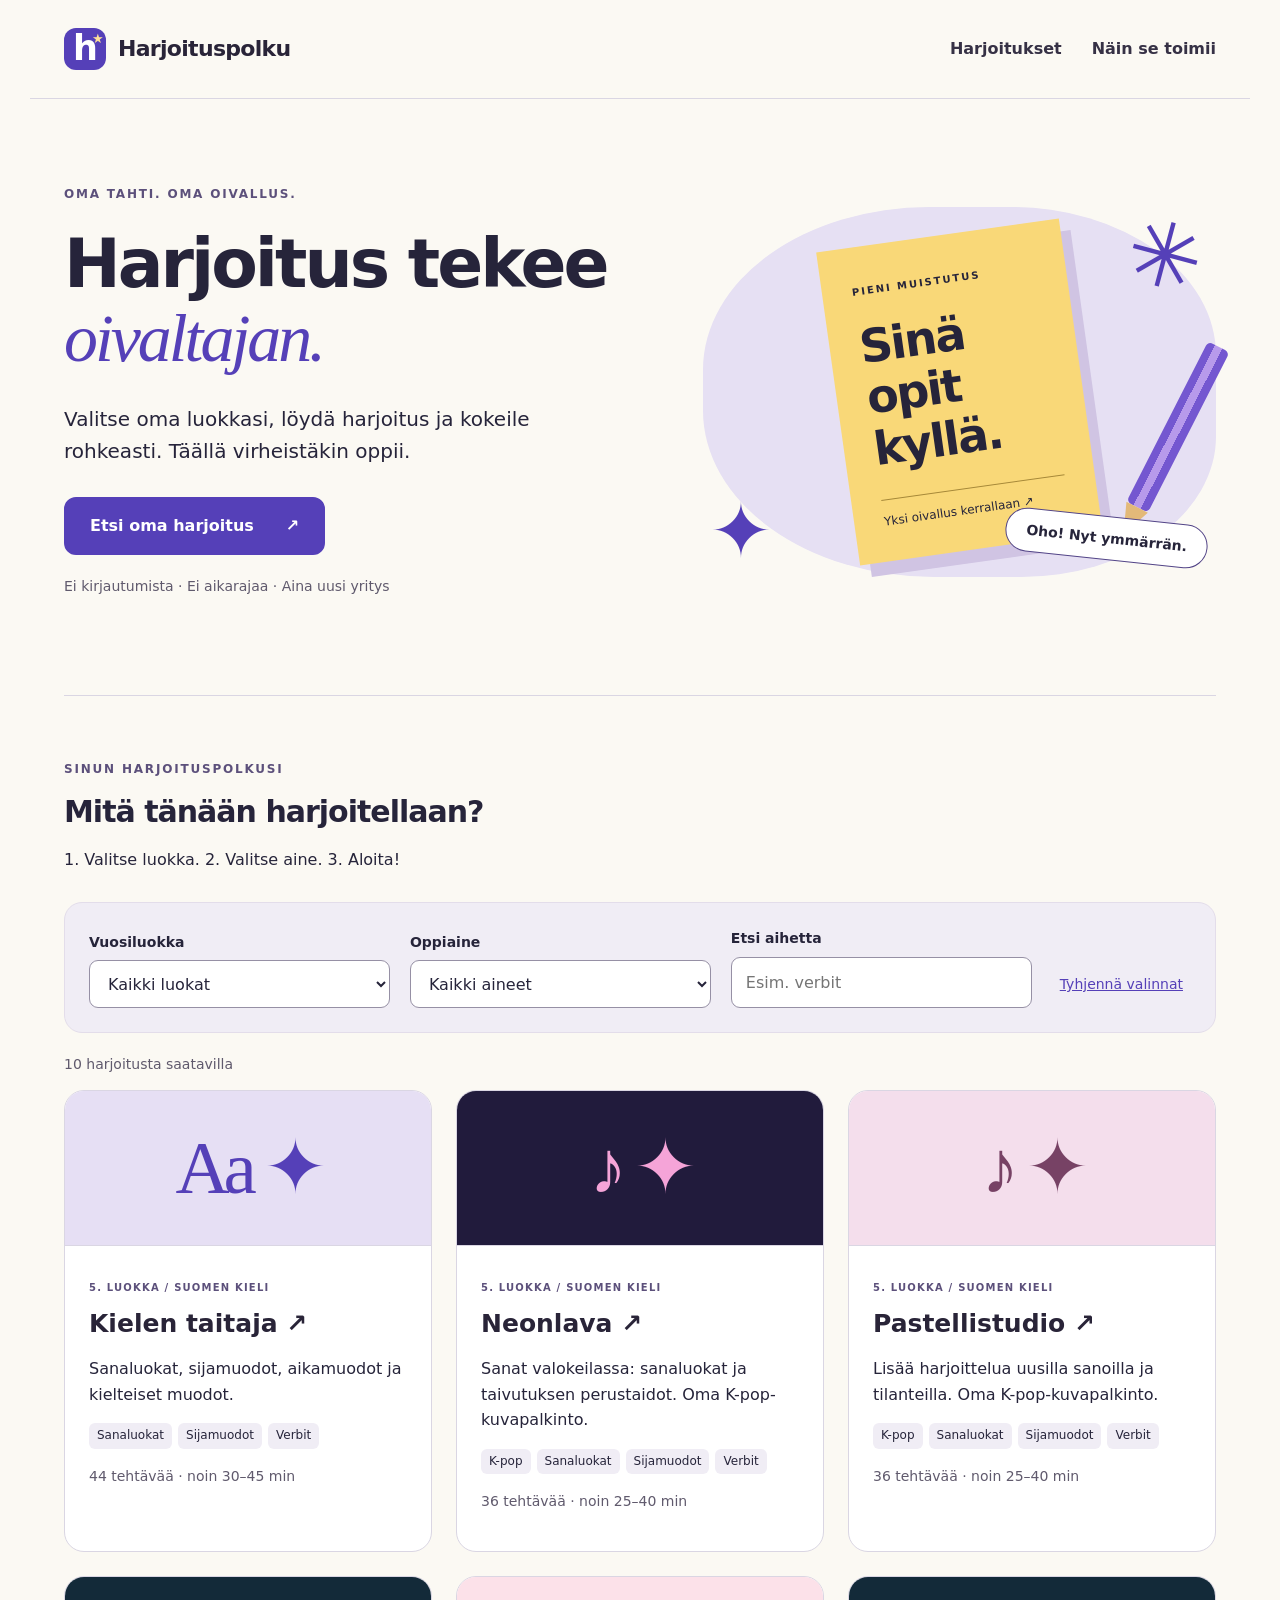
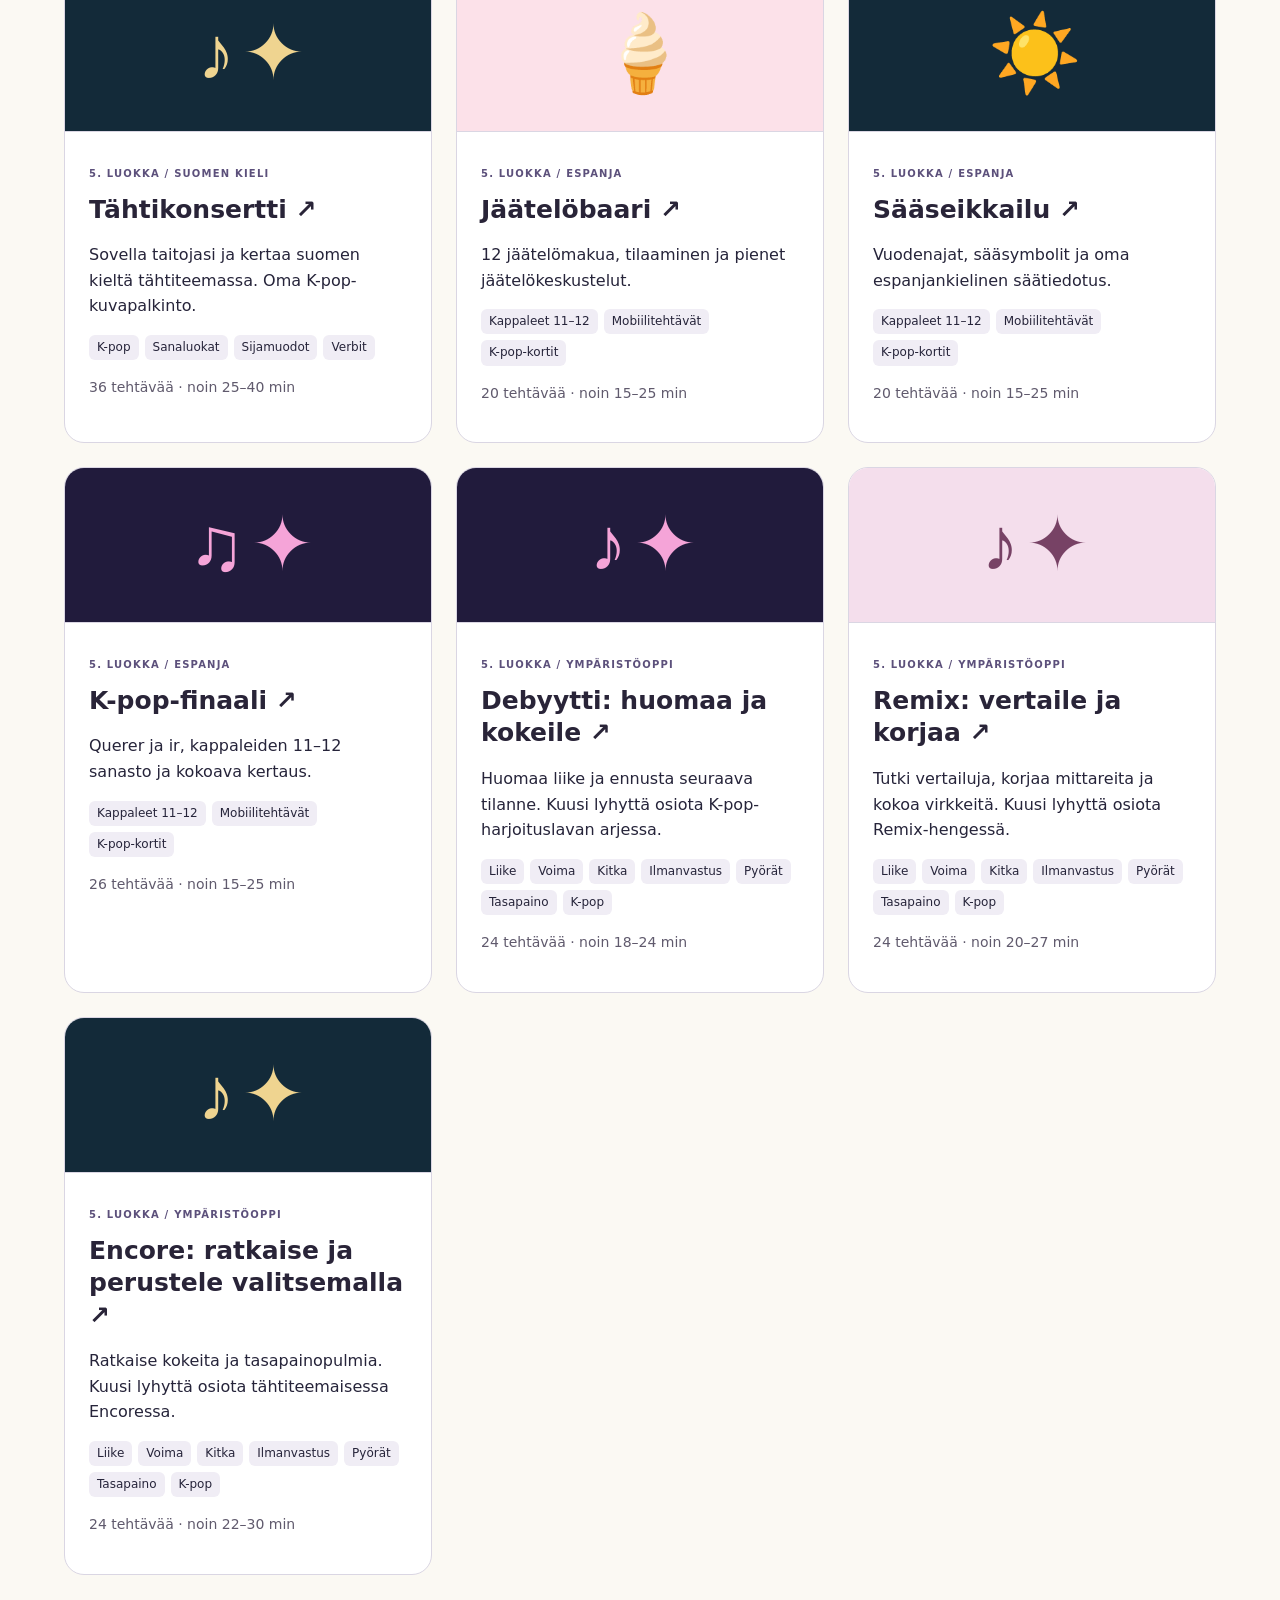
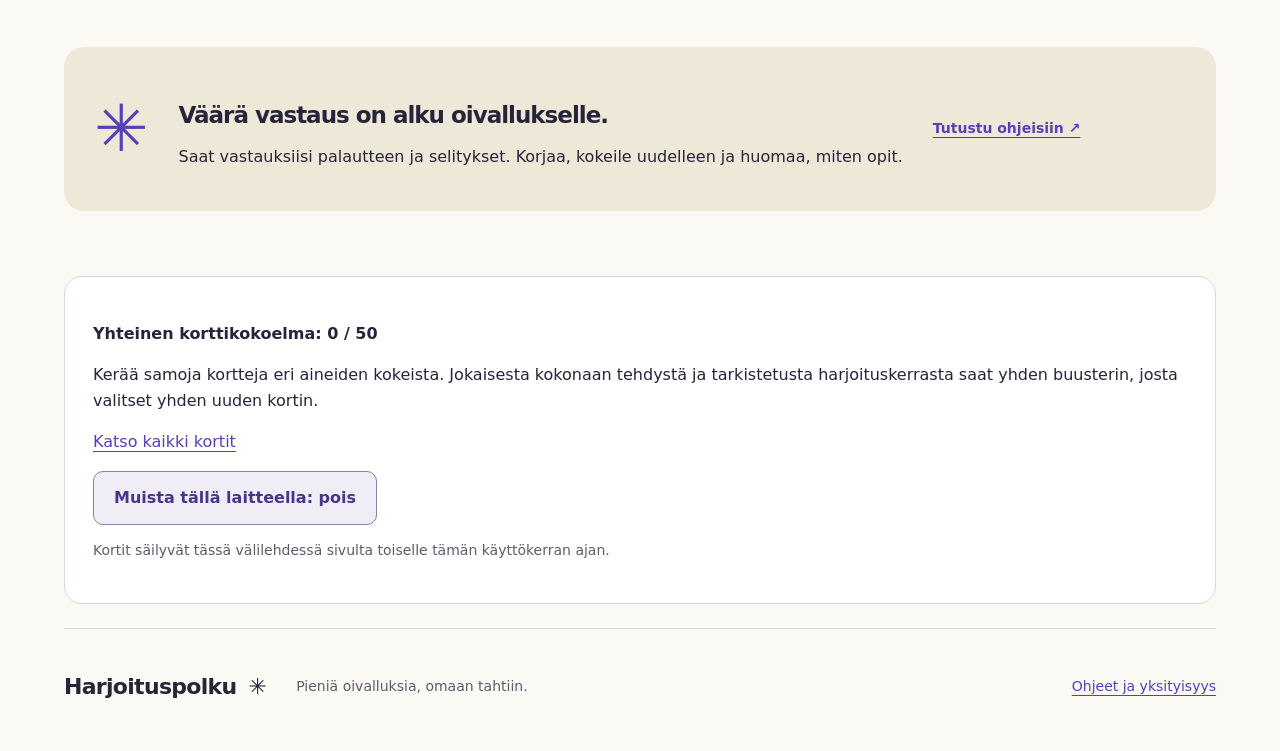
<file: index.html>
<!doctype html><html lang="fi"><head><meta charset="utf-8"><meta name="viewport" content="width=device-width, initial-scale=1"><meta name="color-scheme" content="light"><meta name="description" content="Harjoittele omaan tahtiin. Maksuttomia harjoituskokeita koululaisille ilman kirjautumista."><meta http-equiv="Content-Security-Policy" content="default-src 'self'; script-src 'self'; style-src 'self'; img-src 'self' data:; connect-src 'none'; object-src 'none'; base-uri 'self'; form-action 'none'"><title>Oivalla omaan tahtiin · Harjoituspolku</title><link rel="icon" href="assets/merkki.svg" type="image/svg+xml"><link rel="stylesheet" href="assets/style.css"></head><body><a class="skip" href="#sisalto">Siirry sisältöön</a><header class="top"><a class="brand" href="index.html"><span aria-hidden="true" class="brandmark">h<span>★</span></span>Harjoituspolku</a><nav aria-label="Päävalikko"><a href="index.html#kokeet">Harjoitukset</a><a href="tietoa.html">Näin se toimii</a></nav></header><main id="sisalto"><section class="hero"><div><p class="eyebrow">OMA TAHTI. OMA OIVALLUS.</p><h1>Harjoitus tekee<br><em>oivaltajan.</em></h1><p class="lead">Valitse oma luokkasi, löydä harjoitus ja kokeile rohkeasti. Täällä virheistäkin oppii.</p><a class="button" href="#kokeet">Etsi oma harjoitus <span aria-hidden="true">↗</span></a><p class="quiet">Ei kirjautumista · Ei aikarajaa · Aina uusi yritys</p></div><div class="hero-art" aria-hidden="true"><span class="spark one">✳</span><div class="note"><span>PIENI MUISTUTUS</span><strong>Sinä<br>opit kyllä.</strong><span class="note-line">Yksi oivallus kerrallaan ↗</span></div><span class="spark two">✦</span><span class="art-pill">Oho! Nyt ymmärrän.</span><div class="pencil"></div></div></section><section id="kokeet" class="library"><p class="eyebrow">SINUN HARJOITUSPOLKUSI</p><h2>Mitä tänään harjoitellaan?</h2><p>1. Valitse luokka. 2. Valitse aine. 3. Aloita!</p><form id="filters" class="filters"><div><label for="grade">Vuosiluokka</label><select id="grade"><option value="">Kaikki luokat</option><option value="1">1. luokka</option><option value="2">2. luokka</option><option value="3">3. luokka</option><option value="4">4. luokka</option><option value="5">5. luokka</option><option value="6">6. luokka</option><option value="7">7. luokka</option><option value="8">8. luokka</option><option value="9">9. luokka</option></select></div><div><label for="subject">Oppiaine</label><select id="subject"><option value="">Kaikki aineet</option></select></div><div><label for="search">Etsi aihetta</label><input type="search" id="search" placeholder="Esim. verbit" autocomplete="off"></div><button class="textbutton" type="reset">Tyhjennä valinnat</button></form><p id="found" class="quiet" role="status"></p><div id="cards" class="cards"></div><noscript><p>Harjoitusvalikko tarvitsee JavaScriptin. <a href="sisalto/5/suomen-kieli/perusteet.html">Avaa 5. luokan suomen kielen koe</a>.</p></noscript></section><section class="encourage"><span aria-hidden="true">✳</span><div><h2>Väärä vastaus on alku oivallukselle.</h2><p>Saat vastauksiisi palautteen ja selitykset. Korjaa, kokeile uudelleen ja huomaa, miten opit.</p></div><a href="tietoa.html">Tutustu ohjeisiin ↗</a></section><aside class="instructions" aria-label="Yhteinen korttikokoelma"><p><strong data-rewards-count>Yhteinen korttikokoelma</strong></p><p>Kerää samoja kortteja eri aineiden kokeista. Jokaisesta kokonaan tehdystä ja tarkistetusta harjoituskerrasta saat yhden buusterin, josta valitset yhden uuden kortin.</p><p><a href="sisalto/5/suomen-kieli/kpop/index.html?palkinnot=1">Katso kaikki kortit</a></p><button type="button" class="secondary" data-rewards-remember aria-pressed="false">Muista tällä laitteella: pois</button><p class="quiet" data-rewards-note>Kokoelma toimii tässä selaimessa ilman kirjautumista.</p></aside></main><script src="sisalto/kokeet.js"></script><script src="assets/catalog.js"></script><footer><a class="brand" href="index.html">Harjoituspolku<span aria-hidden="true"> ✳</span></a><p>Pieniä oivalluksia, omaan tahtiin.</p><a href="tietoa.html">Ohjeet ja yksityisyys</a></footer><script src="assets/rewards.js"></script></body></html>
</file>
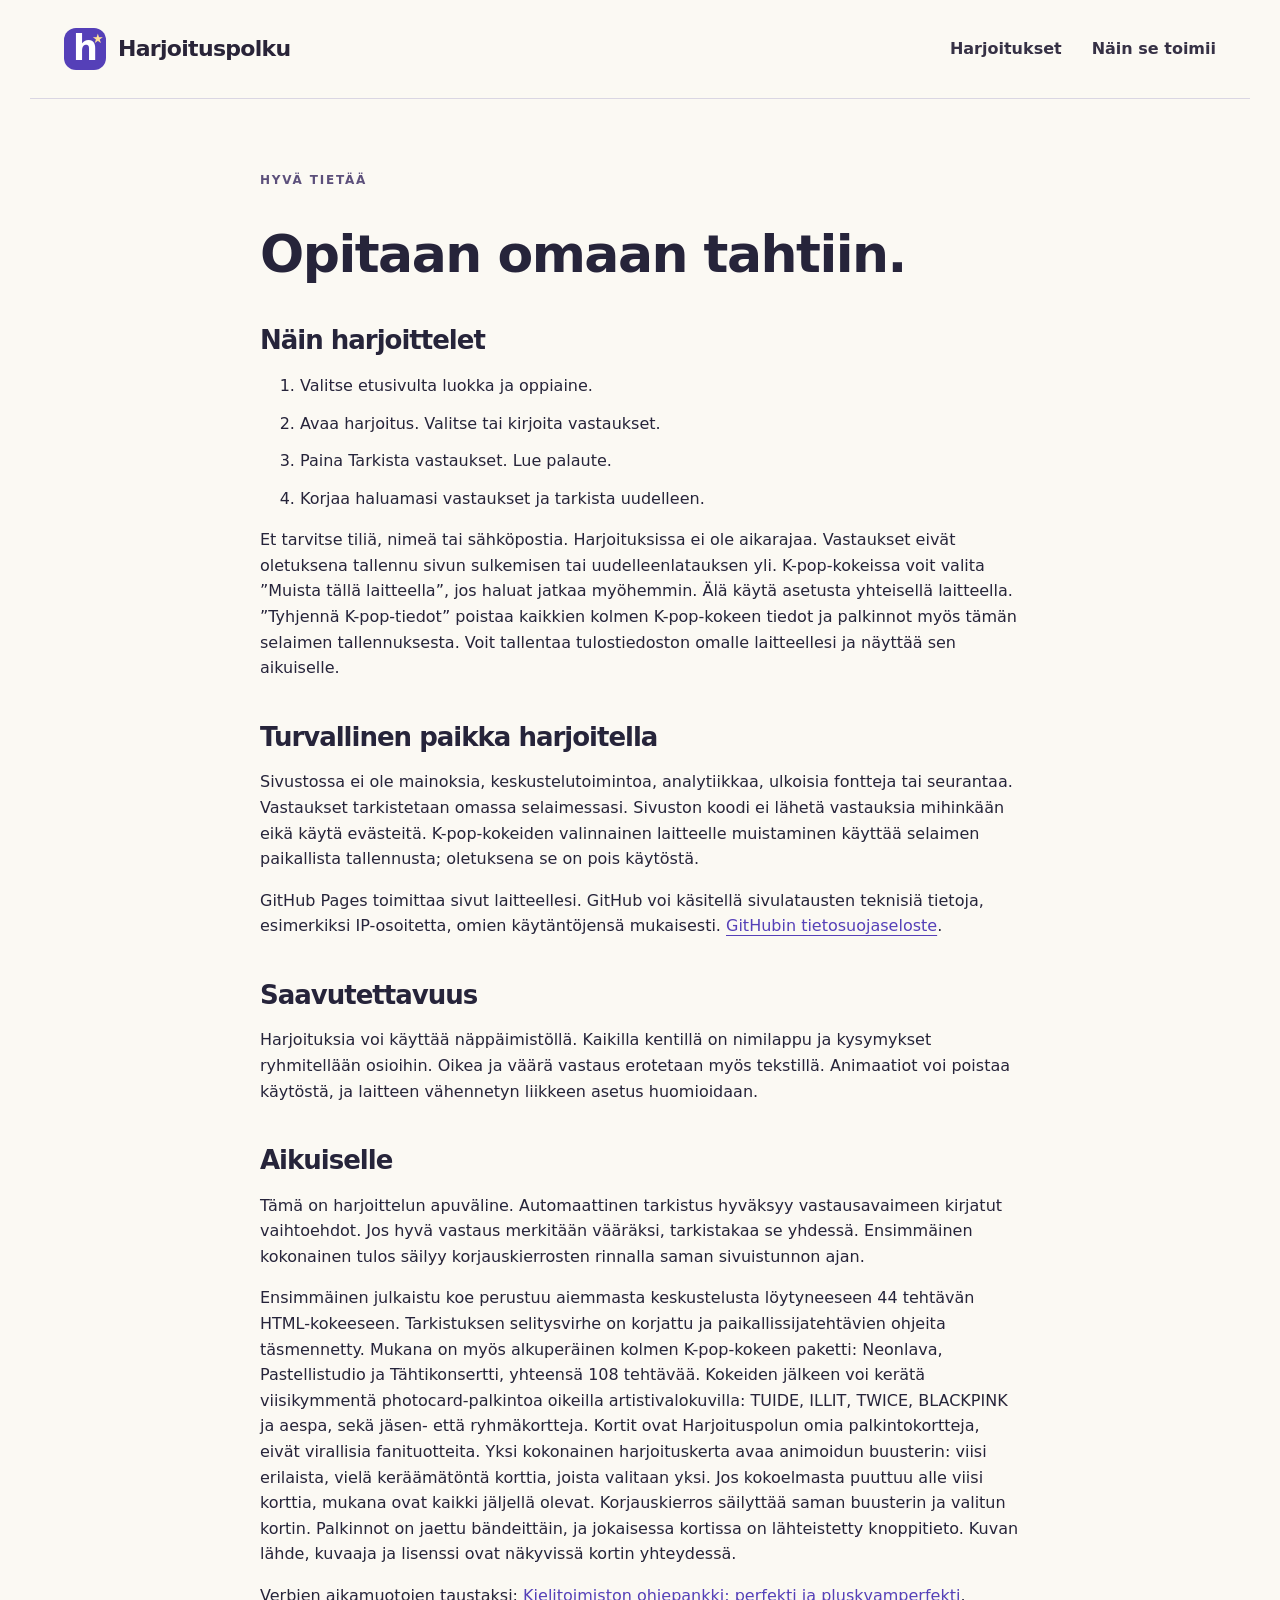
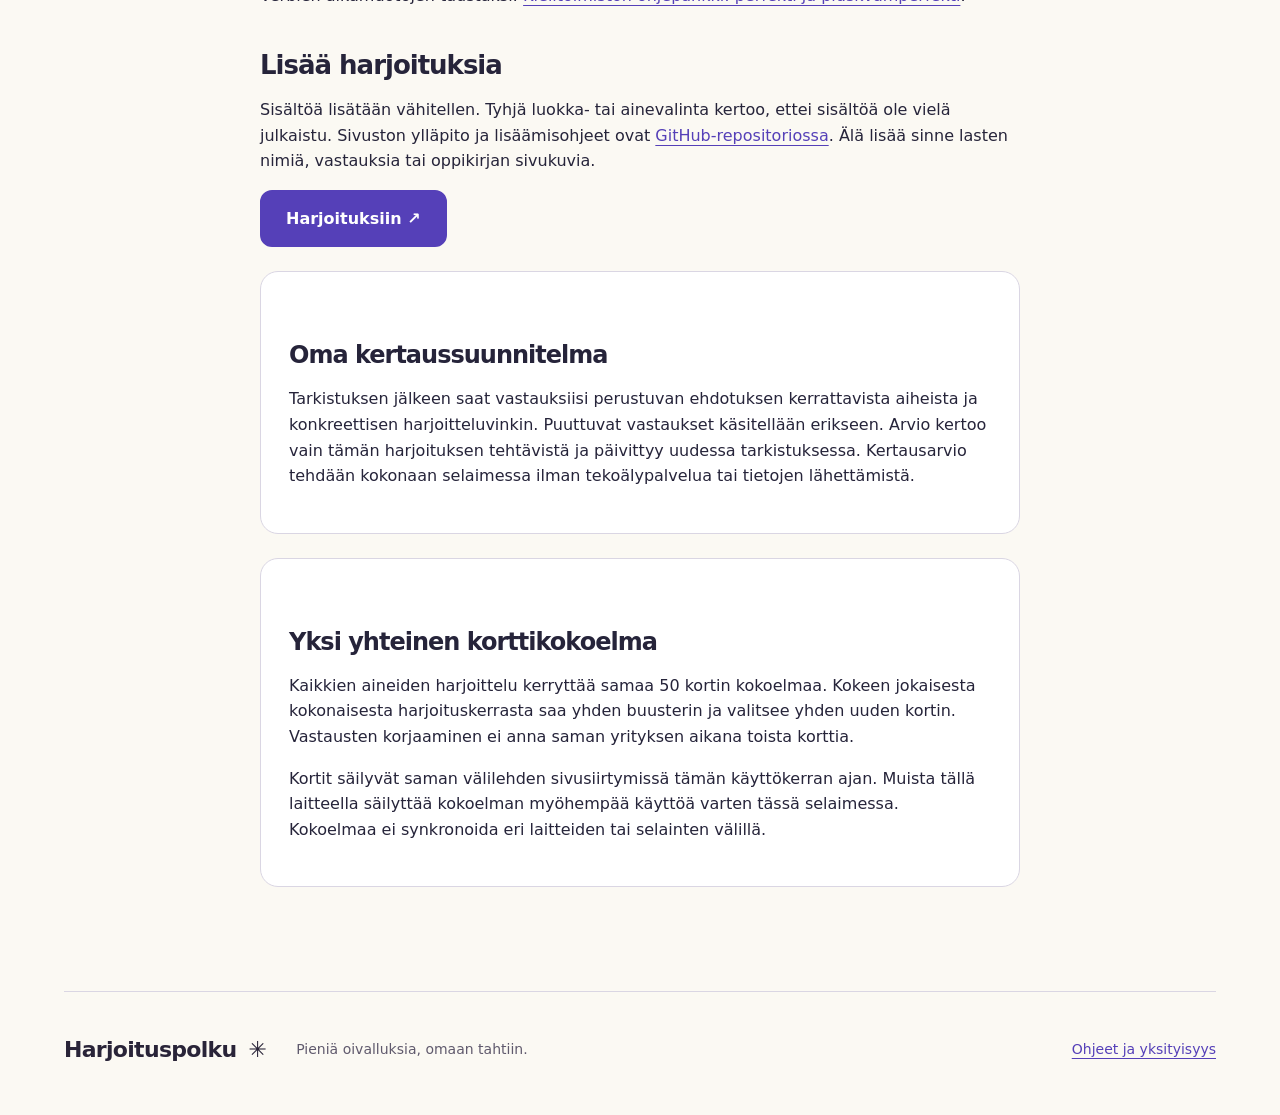
<file: tietoa.html>
<!doctype html><html lang="fi"><head><meta charset="utf-8"><meta name="viewport" content="width=device-width, initial-scale=1"><meta name="color-scheme" content="light"><meta name="description" content="Harjoittele omaan tahtiin. Maksuttomia harjoituskokeita koululaisille ilman kirjautumista."><meta http-equiv="Content-Security-Policy" content="default-src 'self'; script-src 'self'; style-src 'self'; img-src 'self' data:; connect-src 'none'; object-src 'none'; base-uri 'self'; form-action 'none'"><title>Ohjeet ja yksityisyys · Harjoituspolku</title><link rel="icon" href="assets/merkki.svg" type="image/svg+xml"><link rel="stylesheet" href="assets/style.css"></head><body><a class="skip" href="#sisalto">Siirry sisältöön</a><header class="top"><a class="brand" href="index.html"><span aria-hidden="true" class="brandmark">h<span>★</span></span>Harjoituspolku</a><nav aria-label="Päävalikko"><a href="index.html#kokeet">Harjoitukset</a><a href="tietoa.html">Näin se toimii</a></nav></header><main id="sisalto" class="prose"><p class="eyebrow">HYVÄ TIETÄÄ</p><h1>Opitaan omaan tahtiin.</h1><h2>Näin harjoittelet</h2><ol><li>Valitse etusivulta luokka ja oppiaine.</li><li>Avaa harjoitus. Valitse tai kirjoita vastaukset.</li><li>Paina Tarkista vastaukset. Lue palaute.</li><li>Korjaa haluamasi vastaukset ja tarkista uudelleen.</li></ol><p>Et tarvitse tiliä, nimeä tai sähköpostia. Harjoituksissa ei ole aikarajaa. Vastaukset eivät oletuksena tallennu sivun sulkemisen tai uudelleenlatauksen yli. K-pop-kokeissa voit valita ”Muista tällä laitteella”, jos haluat jatkaa myöhemmin. Älä käytä asetusta yhteisellä laitteella. ”Tyhjennä K-pop-tiedot” poistaa kaikkien kolmen K-pop-kokeen tiedot ja palkinnot myös tämän selaimen tallennuksesta. Voit tallentaa tulostiedoston omalle laitteellesi ja näyttää sen aikuiselle.</p><h2>Turvallinen paikka harjoitella</h2><p>Sivustossa ei ole mainoksia, keskustelutoimintoa, analytiikkaa, ulkoisia fontteja tai seurantaa. Vastaukset tarkistetaan omassa selaimessasi. Sivuston koodi ei lähetä vastauksia mihinkään eikä käytä evästeitä. K-pop-kokeiden valinnainen laitteelle muistaminen käyttää selaimen paikallista tallennusta; oletuksena se on pois käytöstä.</p><p>GitHub Pages toimittaa sivut laitteellesi. GitHub voi käsitellä sivulatausten teknisiä tietoja, esimerkiksi IP-osoitetta, omien käytäntöjensä mukaisesti. <a href="https://docs.github.com/en/site-policy/privacy-policies/github-privacy-statement" rel="noreferrer">GitHubin tietosuojaseloste</a>.</p><h2>Saavutettavuus</h2><p>Harjoituksia voi käyttää näppäimistöllä. Kaikilla kentillä on nimilappu ja kysymykset ryhmitellään osioihin. Oikea ja väärä vastaus erotetaan myös tekstillä. Animaatiot voi poistaa käytöstä, ja laitteen vähennetyn liikkeen asetus huomioidaan.</p><h2>Aikuiselle</h2><p>Tämä on harjoittelun apuväline. Automaattinen tarkistus hyväksyy vastausavaimeen kirjatut vaihtoehdot. Jos hyvä vastaus merkitään vääräksi, tarkistakaa se yhdessä. Ensimmäinen kokonainen tulos säilyy korjauskierrosten rinnalla saman sivuistunnon ajan.</p><p>Ensimmäinen julkaistu koe perustuu aiemmasta keskustelusta löytyneeseen 44 tehtävän HTML-kokeeseen. Tarkistuksen selitysvirhe on korjattu ja paikallissijatehtävien ohjeita täsmennetty. Mukana on myös alkuperäinen kolmen K-pop-kokeen paketti: Neonlava, Pastellistudio ja Tähtikonsertti, yhteensä 108 tehtävää. Kokeiden jälkeen voi kerätä viisikymmentä photocard-palkintoa oikeilla artistivalokuvilla: TUIDE, ILLIT, TWICE, BLACKPINK ja aespa, sekä jäsen- että ryhmäkortteja. Kortit ovat Harjoituspolun omia palkintokortteja, eivät virallisia fanituotteita. Yksi kokonainen harjoituskerta avaa animoidun buusterin: viisi erilaista, vielä keräämätöntä korttia, joista valitaan yksi. Jos kokoelmasta puuttuu alle viisi korttia, mukana ovat kaikki jäljellä olevat. Korjauskierros säilyttää saman buusterin ja valitun kortin. Palkinnot on jaettu bändeittäin, ja jokaisessa kortissa on lähteistetty knoppitieto. Kuvan lähde, kuvaaja ja lisenssi ovat näkyvissä kortin yhteydessä.</p><p>Verbien aikamuotojen taustaksi: <a href="https://kielitoimistonohjepankki.fi/ohje/aikamuotoja-perfekti-ja-pluskvamperfekti-kuulopuhe-referointi-paattely/" rel="noreferrer">Kielitoimiston ohjepankki: perfekti ja pluskvamperfekti</a>.</p><h2>Lisää harjoituksia</h2><p>Sisältöä lisätään vähitellen. Tyhjä luokka- tai ainevalinta kertoo, ettei sisältöä ole vielä julkaistu. Sivuston ylläpito ja lisäämisohjeet ovat <a href="https://github.com/mattiseise/harjoituspolku" rel="noreferrer">GitHub-repositoriossa</a>. Älä lisää sinne lasten nimiä, vastauksia tai oppikirjan sivukuvia.</p><a class="button" href="index.html#kokeet">Harjoituksiin ↗</a><section class="instructions"><h2>Oma kertaussuunnitelma</h2><p>Tarkistuksen jälkeen saat vastauksiisi perustuvan ehdotuksen kerrattavista aiheista ja konkreettisen harjoitteluvinkin. Puuttuvat vastaukset käsitellään erikseen. Arvio kertoo vain tämän harjoituksen tehtävistä ja päivittyy uudessa tarkistuksessa. Kertausarvio tehdään kokonaan selaimessa ilman tekoälypalvelua tai tietojen lähettämistä.</p></section><section class="instructions"><h2>Yksi yhteinen korttikokoelma</h2><p>Kaikkien aineiden harjoittelu kerryttää samaa 50 kortin kokoelmaa. Kokeen jokaisesta kokonaisesta harjoituskerrasta saa yhden buusterin ja valitsee yhden uuden kortin. Vastausten korjaaminen ei anna saman yrityksen aikana toista korttia.</p><p>Kortit säilyvät saman välilehden sivusiirtymissä tämän käyttökerran ajan. Muista tällä laitteella säilyttää kokoelman myöhempää käyttöä varten tässä selaimessa. Kokoelmaa ei synkronoida eri laitteiden tai selainten välillä.</p></section></main><footer><a class="brand" href="index.html">Harjoituspolku<span aria-hidden="true"> ✳</span></a><p>Pieniä oivalluksia, omaan tahtiin.</p><a href="tietoa.html">Ohjeet ja yksityisyys</a></footer></body></html>
</file>
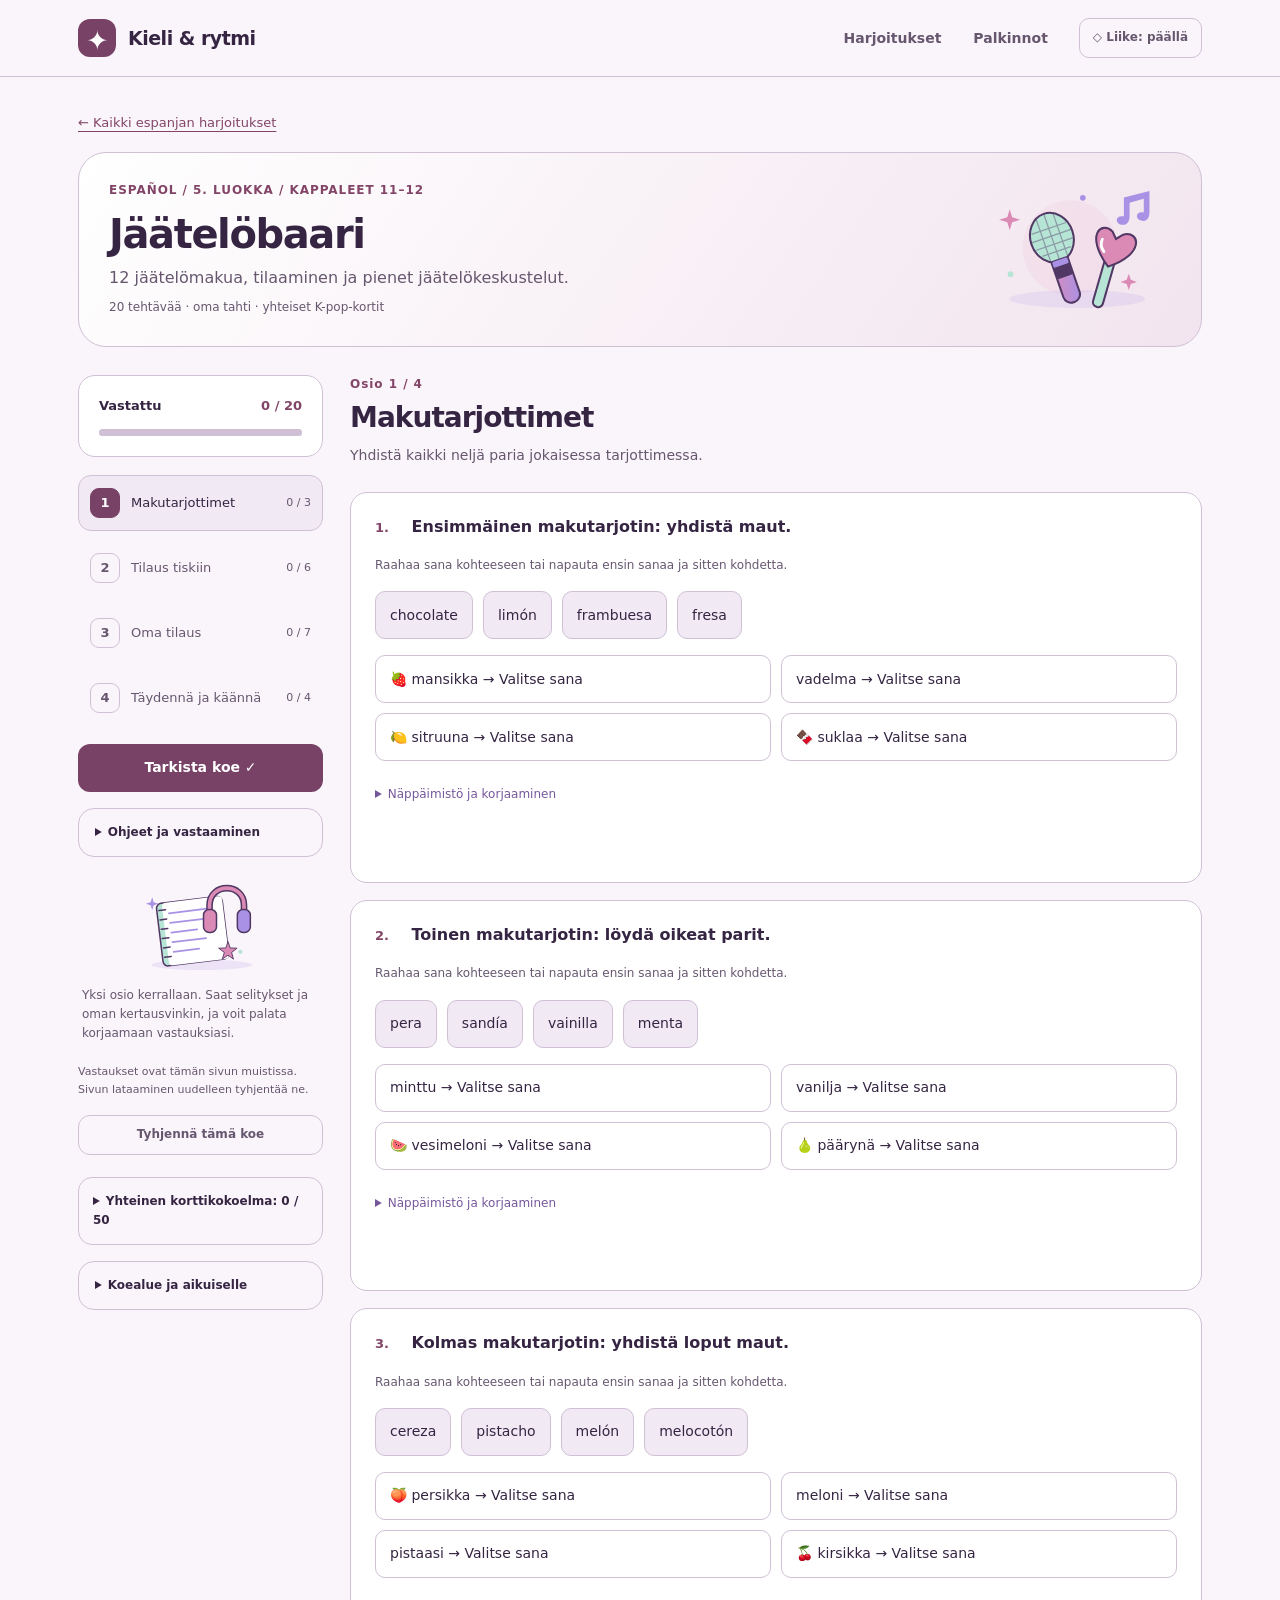
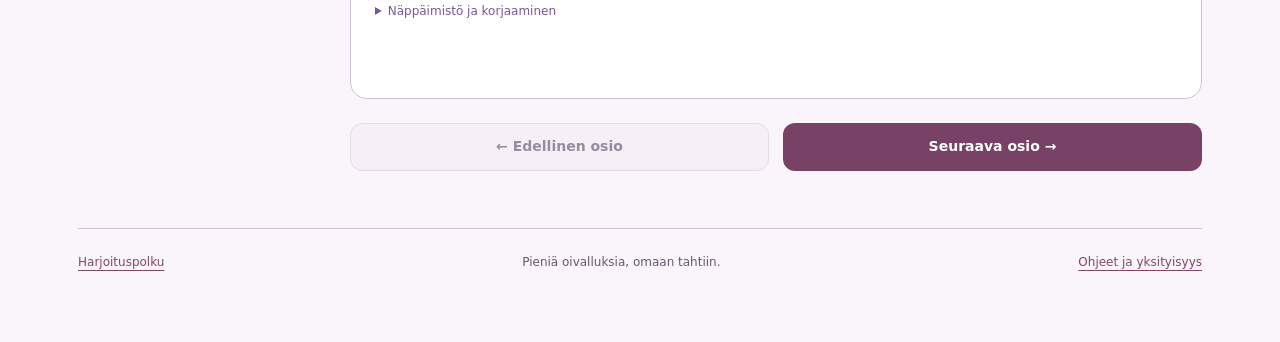
<file: sisalto/5/espanja/jaatelobaari.html>
<!doctype html>
<html lang="fi"><head>
<meta charset="utf-8"><meta name="viewport" content="width=device-width, initial-scale=1"><meta name="color-scheme" content="dark light">
<meta name="description" content="Jäätelöbaari: espanjan harjoituskoe 5. luokalle. Automaattinen tarkistus, oma kertaus ja yhteiset K-pop-kortit.">
<meta http-equiv="Content-Security-Policy" content="default-src 'self'; script-src 'self'; style-src 'self'; img-src 'self' data:; connect-src 'none'; object-src 'none'; base-uri 'self'; form-action 'none'">
<title>Jäätelöbaari · Kieli &amp; rytmi · Harjoituspolku</title>
<link rel="icon" href="../../../assets/merkki.svg" type="image/svg+xml"><link rel="stylesheet" href="../../../assets/style.css"><link rel="stylesheet" href="../../../assets/rhythm.css">
</head><body class="rhythm-page motion-on" data-theme="pastel">
<a class="skip" href="#sisalto">Siirry sisältöön</a>
<header class="site-header"><div class="header-inner"><a class="brand" href="../../../index.html"><span class="brand-mark" aria-hidden="true">✦</span>Kieli &amp; rytmi</a><nav class="header-nav" aria-label="Päävalikko"><a class="nav-button" href="../../../index.html?luokka=5&amp;aine=Espanja#kokeet">Harjoitukset</a><a class="nav-button" href="../suomen-kieli/kpop/index.html?palkinnot=1">Palkinnot</a><button type="button" id="page-motion" class="nav-button motion-button" aria-pressed="true" aria-label="Poista animaatiot käytöstä">◇ Liike: päällä</button></nav></div></header>
<main id="sisalto" class="wrap"><nav class="crumb" aria-label="Murupolku"><a href="../../../index.html?luokka=5&amp;aine=Espanja#kokeet">← Kaikki espanjan harjoitukset</a></nav>
<header class="quiz-banner"><div><p class="eyebrow">ESPAÑOL / 5. LUOKKA / KAPPALEET 11–12</p><h1>Jäätelöbaari</h1><p>12 jäätelömakua, tilaaminen ja pienet jäätelökeskustelut.</p><p><span data-quiz-count>20</span> tehtävää · oma tahti · yhteiset K-pop-kortit</p></div><img src="../../../assets/rhythm-pastel-stage.svg" alt="Kuvitus: mikrofoni ja valotikku." width="195" height="143"></header>
<div id="quiz-workspace"><div class="quiz-grid"><aside class="sidebar" aria-label="Kokeen eteneminen"><div class="progress-box"><div class="progress-title"><label for="progress">Vastattu</label><strong id="progresslabel">0 / 20</strong></div><progress id="progress" max="20" value="0" aria-label="Vastattuja tehtäviä"></progress></div>
<nav id="sections" class="sections-nav" aria-label="Kokeen osiot"></nav><button type="submit" form="quizform" class="button full">Tarkista koe ✓</button>
<details class="adult-notes instructions-box"><summary>Ohjeet ja vastaaminen</summary><p>Tee osio kerrallaan. Voit liikkua osioiden välillä menettämättä vastauksiasi. Tarkistus käy aina läpi koko kokeen.</p><p>Voit raahata tai napauttaa. Näppäimistöllä käytä Tab-, Enter- ja välilyöntinäppäimiä. Tehtäväkohtaiset lisäohjeet löytyvät jokaisesta palikkatehtävästä.</p><p>Isot kirjaimet, ylimääräiset välilyönnit ja virkkeen lopun piste eivät haittaa. Espanjan ñ ja aksentit tarvitaan: sí ja si ovat eri sanoja. Käännä koko merkitys ja käytä koealueen sanoja. Jokainen kokonainen tehtävä on yhden pisteen arvoinen.</p><p>Kun vastaat kaikkiin ja tarkistat, saat korttibuusterin. Täysiä pisteitä ei tarvita.</p><label class="motion-setting"><input type="checkbox" id="motion" checked> Näytä palkinnon rauhallinen animaatio</label></details>
<div class="side-note"><img src="../../../assets/rhythm-pastel-desk.svg" alt="Kuvitus: muistikirja ja kuulokkeet." width="150" height="100"><p>Yksi osio kerrallaan. Saat selitykset ja oman kertausvinkin, ja voit palata korjaamaan vastauksiasi.</p></div>
<p class="save-note">Vastaukset ovat tämän sivun muistissa. Sivun lataaminen uudelleen tyhjentää ne.</p><button type="button" id="reset" class="button ghost small full">Tyhjennä tämä koe</button>
<details class="collection-note" aria-label="Yhteinen korttikokoelma"><summary><strong data-rewards-count>Yhteinen korttikokoelma</strong></summary><p>Samat 50 korttia kaikista aineista.</p><a href="../suomen-kieli/kpop/index.html?palkinnot=1">Katso kortit →</a><button type="button" class="button secondary small full" data-rewards-remember aria-pressed="false">Muista tällä laitteella: pois</button><p class="save-note" data-rewards-note>Kokoelma toimii tässä selaimessa ilman kirjautumista.</p></details>
<details class="adult-notes source-note"><summary>Koealue ja aikuiselle</summary><p>Koealue perustuu lähetettyihin oppikirjakuviin sivuilta 186–210. Tehtävät ovat uusia harjoituksia, eivät oppikirjan tehtävien kopioita.</p><p>Täydennä puuttuvat vastaukset ennen osaamisen arviointia. Kirjoitustehtävien automaattinen tarkistus hyväksyy tehtäväkohtaisesti määritellyt vaihtoehdot.</p></details></aside>
<section class="section-content" aria-label="Tehtävät"><p id="section-position" class="eyebrow"></p><form id="quizform"><div id="questions"></div><div class="section-bottom"><button type="button" id="previous-section" class="button secondary">← Edellinen osio</button><button type="button" id="next-section" class="button">Seuraava osio →</button><button type="submit" id="last-section-check" class="button" hidden>Tarkista koe ✓</button></div></form></section></div></div>
<div id="result-view" hidden><div class="result-top"><section id="result" class="result-summary" tabindex="-1" aria-labelledby="resulttitle" hidden></section><section id="reward" class="reward-panel" hidden><p class="eyebrow">HARJOITTELUSTA PALKINNOKSI</p><h2>Oma korttibuusterisi</h2><p>Harjoitus tehty! Valitse yksi viidestä uudesta kortista yhteiseen kokoelmaasi.</p><div class="booster-pack" role="img" aria-label="Harjoituspolun korttibuusteri"><p class="pack-series">HARJOITUSPOLKU / PHOTO SERIES</p><span class="pack-star" aria-hidden="true">✦</span><strong>OIVALLUS<br>BOOSTER</strong><span class="pack-count">5 KORTTIA · VALITSE 1</span><p class="pack-foot">TUIDE · ILLIT · TWICE<br>BLACKPINK · aespa</p></div><a id="shared-reward-link" class="button full" hidden>Avaa korttibuusteri</a><p id="shared-reward-error" class="alert" hidden>Selain ei salli palkinnon siirtämistä kokoelmaan. Salli tämän sivuston selaintallennus ja tarkista koe uudelleen.</p><p>Jokainen yritys vahvistaa taitojasi.</p></section></div><div id="answer-review"></div></div>
<noscript><p>Tämän harjoituksen automaattinen tarkistus tarvitsee JavaScriptin.</p></noscript>
<footer class="footer-note"><a href="../../../index.html">Harjoituspolku</a><span>Pieniä oivalluksia, omaan tahtiin.</span><a href="../../../tietoa.html">Ohjeet ja yksityisyys</a></footer></main>
<div id="quiz-announcement" class="sr-only" role="status" aria-live="polite"></div>
<script src="jaatelobaari.js"></script><script src="../../../assets/grading.js"></script><script src="../../../assets/review.js"></script><script src="../../../assets/rewards.js"></script><script src="../../../assets/wordhunt.js"></script><script src="../../../assets/interactions.js"></script><script src="../../../assets/rhythm.js"></script><script src="../../../assets/quiz.js"></script></body></html>
</file>
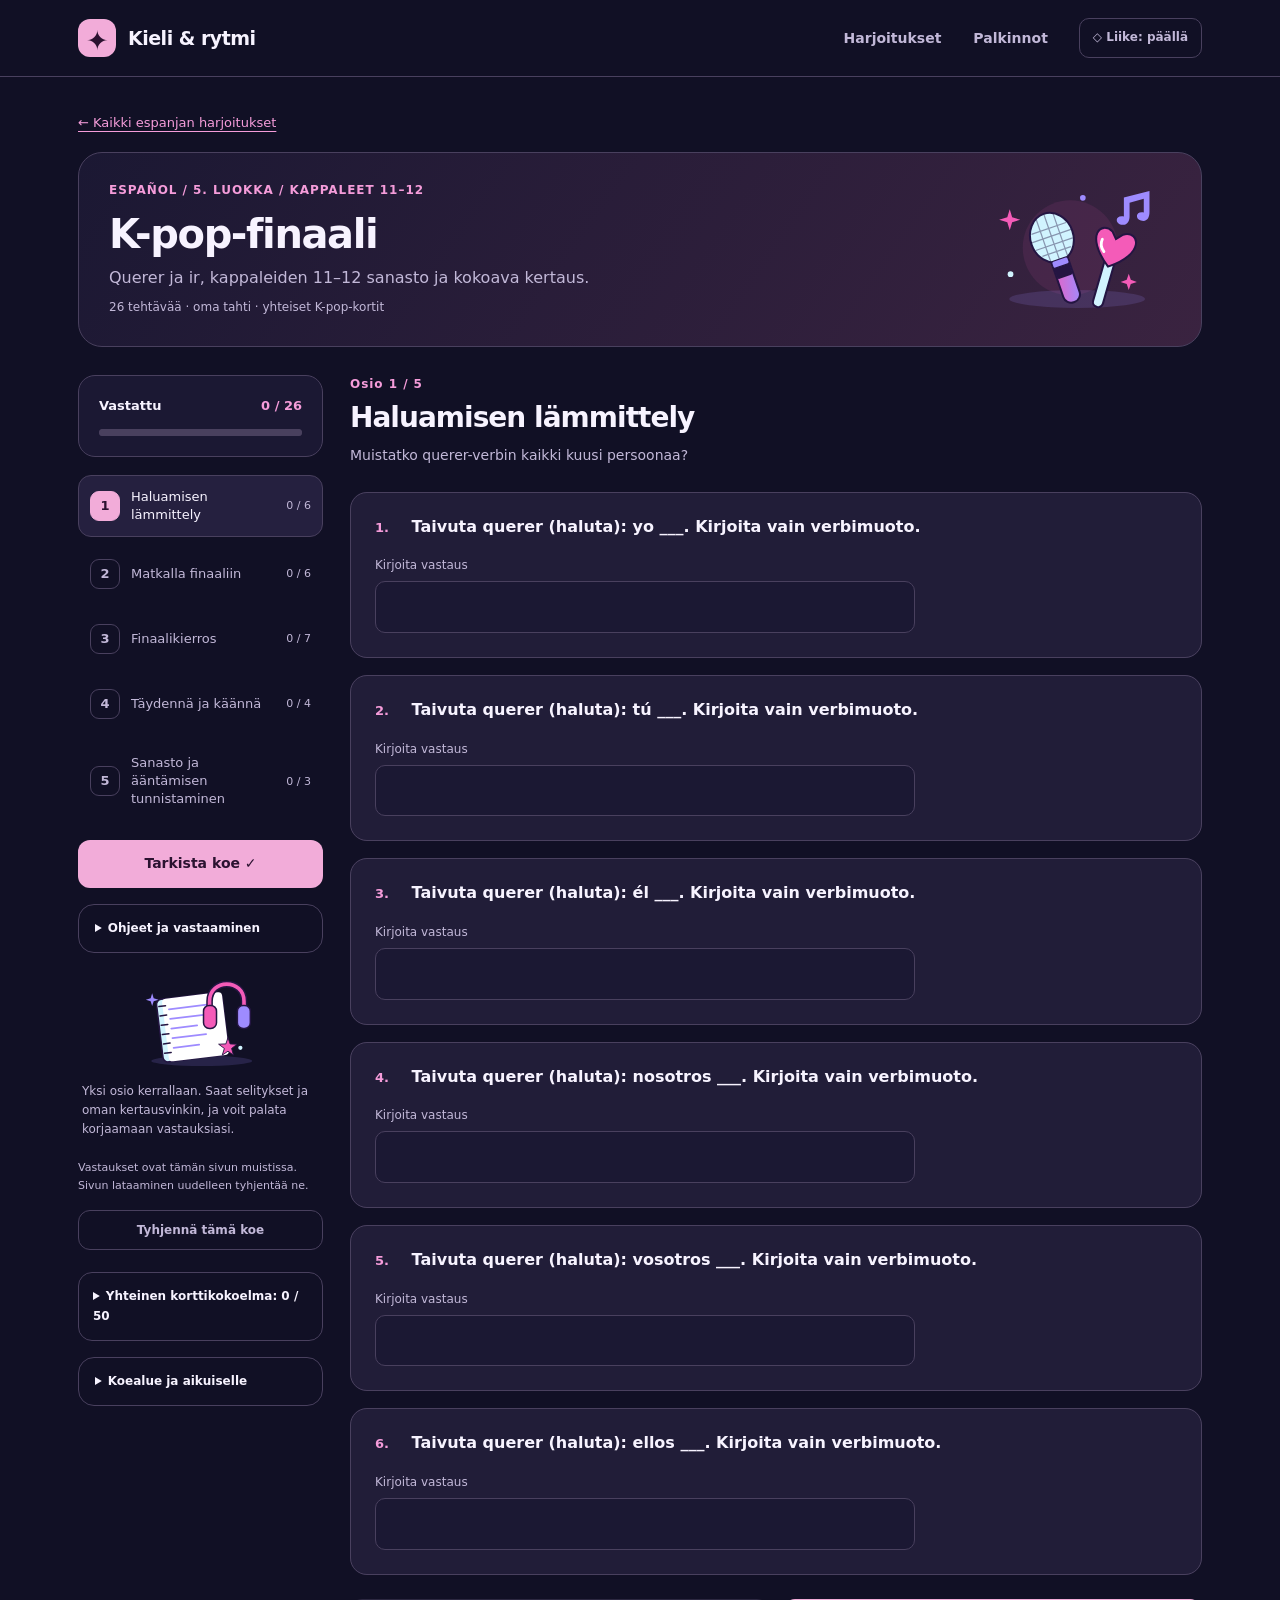
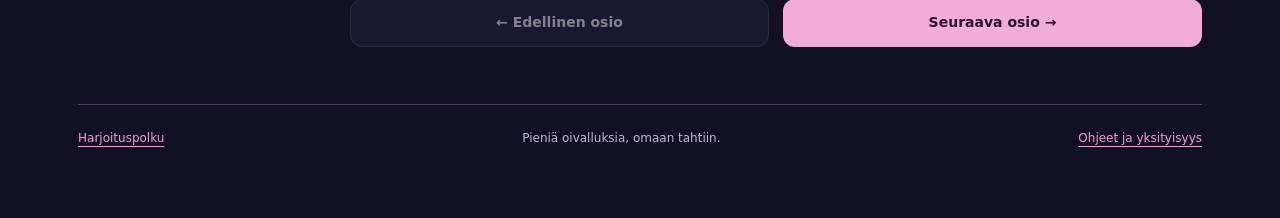
<file: sisalto/5/espanja/kpop-finaali.html>
<!doctype html>
<html lang="fi"><head>
<meta charset="utf-8"><meta name="viewport" content="width=device-width, initial-scale=1"><meta name="color-scheme" content="dark light">
<meta name="description" content="K-pop-finaali: espanjan harjoituskoe 5. luokalle. Automaattinen tarkistus, oma kertaus ja yhteiset K-pop-kortit.">
<meta http-equiv="Content-Security-Policy" content="default-src 'self'; script-src 'self'; style-src 'self'; img-src 'self' data:; connect-src 'none'; object-src 'none'; base-uri 'self'; form-action 'none'">
<title>K-pop-finaali · Kieli &amp; rytmi · Harjoituspolku</title>
<link rel="icon" href="../../../assets/merkki.svg" type="image/svg+xml"><link rel="stylesheet" href="../../../assets/style.css"><link rel="stylesheet" href="../../../assets/rhythm.css">
</head><body class="rhythm-page motion-on" data-theme="neon">
<a class="skip" href="#sisalto">Siirry sisältöön</a>
<header class="site-header"><div class="header-inner"><a class="brand" href="../../../index.html"><span class="brand-mark" aria-hidden="true">✦</span>Kieli &amp; rytmi</a><nav class="header-nav" aria-label="Päävalikko"><a class="nav-button" href="../../../index.html?luokka=5&amp;aine=Espanja#kokeet">Harjoitukset</a><a class="nav-button" href="../suomen-kieli/kpop/index.html?palkinnot=1">Palkinnot</a><button type="button" id="page-motion" class="nav-button motion-button" aria-pressed="true" aria-label="Poista animaatiot käytöstä">◇ Liike: päällä</button></nav></div></header>
<main id="sisalto" class="wrap"><nav class="crumb" aria-label="Murupolku"><a href="../../../index.html?luokka=5&amp;aine=Espanja#kokeet">← Kaikki espanjan harjoitukset</a></nav>
<header class="quiz-banner"><div><p class="eyebrow">ESPAÑOL / 5. LUOKKA / KAPPALEET 11–12</p><h1>K-pop-finaali</h1><p>Querer ja ir, kappaleiden 11–12 sanasto ja kokoava kertaus.</p><p><span data-quiz-count>26</span> tehtävää · oma tahti · yhteiset K-pop-kortit</p></div><img src="../../../assets/rhythm-neon-stage.svg" alt="Kuvitus: mikrofoni ja valotikku." width="195" height="143"></header>
<div id="quiz-workspace"><div class="quiz-grid"><aside class="sidebar" aria-label="Kokeen eteneminen"><div class="progress-box"><div class="progress-title"><label for="progress">Vastattu</label><strong id="progresslabel">0 / 26</strong></div><progress id="progress" max="26" value="0" aria-label="Vastattuja tehtäviä"></progress></div>
<nav id="sections" class="sections-nav" aria-label="Kokeen osiot"></nav><button type="submit" form="quizform" class="button full">Tarkista koe ✓</button>
<details class="adult-notes instructions-box"><summary>Ohjeet ja vastaaminen</summary><p>Tee osio kerrallaan. Voit liikkua osioiden välillä menettämättä vastauksiasi. Tarkistus käy aina läpi koko kokeen.</p><p>Voit raahata tai napauttaa. Näppäimistöllä käytä Tab-, Enter- ja välilyöntinäppäimiä. Tehtäväkohtaiset lisäohjeet löytyvät jokaisesta palikkatehtävästä.</p><p>Isot kirjaimet, ylimääräiset välilyönnit ja virkkeen lopun piste eivät haittaa. Espanjan ñ ja aksentit tarvitaan: sí ja si ovat eri sanoja. Käännä koko merkitys ja käytä koealueen sanoja. Jokainen kokonainen tehtävä on yhden pisteen arvoinen.</p><p>Kun vastaat kaikkiin ja tarkistat, saat korttibuusterin. Täysiä pisteitä ei tarvita.</p><label class="motion-setting"><input type="checkbox" id="motion" checked> Näytä palkinnon rauhallinen animaatio</label></details>
<div class="side-note"><img src="../../../assets/rhythm-neon-desk.svg" alt="Kuvitus: muistikirja ja kuulokkeet." width="150" height="100"><p>Yksi osio kerrallaan. Saat selitykset ja oman kertausvinkin, ja voit palata korjaamaan vastauksiasi.</p></div>
<p class="save-note">Vastaukset ovat tämän sivun muistissa. Sivun lataaminen uudelleen tyhjentää ne.</p><button type="button" id="reset" class="button ghost small full">Tyhjennä tämä koe</button>
<details class="collection-note" aria-label="Yhteinen korttikokoelma"><summary><strong data-rewards-count>Yhteinen korttikokoelma</strong></summary><p>Samat 50 korttia kaikista aineista.</p><a href="../suomen-kieli/kpop/index.html?palkinnot=1">Katso kortit →</a><button type="button" class="button secondary small full" data-rewards-remember aria-pressed="false">Muista tällä laitteella: pois</button><p class="save-note" data-rewards-note>Kokoelma toimii tässä selaimessa ilman kirjautumista.</p></details>
<details class="adult-notes source-note"><summary>Koealue ja aikuiselle</summary><p>Koealue perustuu lähetettyihin oppikirjakuviin sivuilta 186–210. Tehtävät ovat uusia harjoituksia, eivät oppikirjan tehtävien kopioita.</p><p>Täydennä puuttuvat vastaukset ennen osaamisen arviointia. Kirjoitustehtävien automaattinen tarkistus hyväksyy tehtäväkohtaisesti määritellyt vaihtoehdot.</p></details></aside>
<section class="section-content" aria-label="Tehtävät"><p id="section-position" class="eyebrow"></p><form id="quizform"><div id="questions"></div><div class="section-bottom"><button type="button" id="previous-section" class="button secondary">← Edellinen osio</button><button type="button" id="next-section" class="button">Seuraava osio →</button><button type="submit" id="last-section-check" class="button" hidden>Tarkista koe ✓</button></div></form></section></div></div>
<div id="result-view" hidden><div class="result-top"><section id="result" class="result-summary" tabindex="-1" aria-labelledby="resulttitle" hidden></section><section id="reward" class="reward-panel" hidden><p class="eyebrow">HARJOITTELUSTA PALKINNOKSI</p><h2>Oma korttibuusterisi</h2><p>Harjoitus tehty! Valitse yksi viidestä uudesta kortista yhteiseen kokoelmaasi.</p><div class="booster-pack" role="img" aria-label="Harjoituspolun korttibuusteri"><p class="pack-series">HARJOITUSPOLKU / PHOTO SERIES</p><span class="pack-star" aria-hidden="true">✦</span><strong>OIVALLUS<br>BOOSTER</strong><span class="pack-count">5 KORTTIA · VALITSE 1</span><p class="pack-foot">TUIDE · ILLIT · TWICE<br>BLACKPINK · aespa</p></div><a id="shared-reward-link" class="button full" hidden>Avaa korttibuusteri</a><p id="shared-reward-error" class="alert" hidden>Selain ei salli palkinnon siirtämistä kokoelmaan. Salli tämän sivuston selaintallennus ja tarkista koe uudelleen.</p><p>Jokainen yritys vahvistaa taitojasi.</p></section></div><div id="answer-review"></div></div>
<noscript><p>Tämän harjoituksen automaattinen tarkistus tarvitsee JavaScriptin.</p></noscript>
<footer class="footer-note"><a href="../../../index.html">Harjoituspolku</a><span>Pieniä oivalluksia, omaan tahtiin.</span><a href="../../../tietoa.html">Ohjeet ja yksityisyys</a></footer></main>
<div id="quiz-announcement" class="sr-only" role="status" aria-live="polite"></div>
<script src="kpop-finaali.js"></script><script src="../../../assets/grading.js"></script><script src="../../../assets/review.js"></script><script src="../../../assets/rewards.js"></script><script src="../../../assets/wordhunt.js"></script><script src="../../../assets/interactions.js"></script><script src="../../../assets/rhythm.js"></script><script src="../../../assets/quiz.js"></script></body></html>
</file>
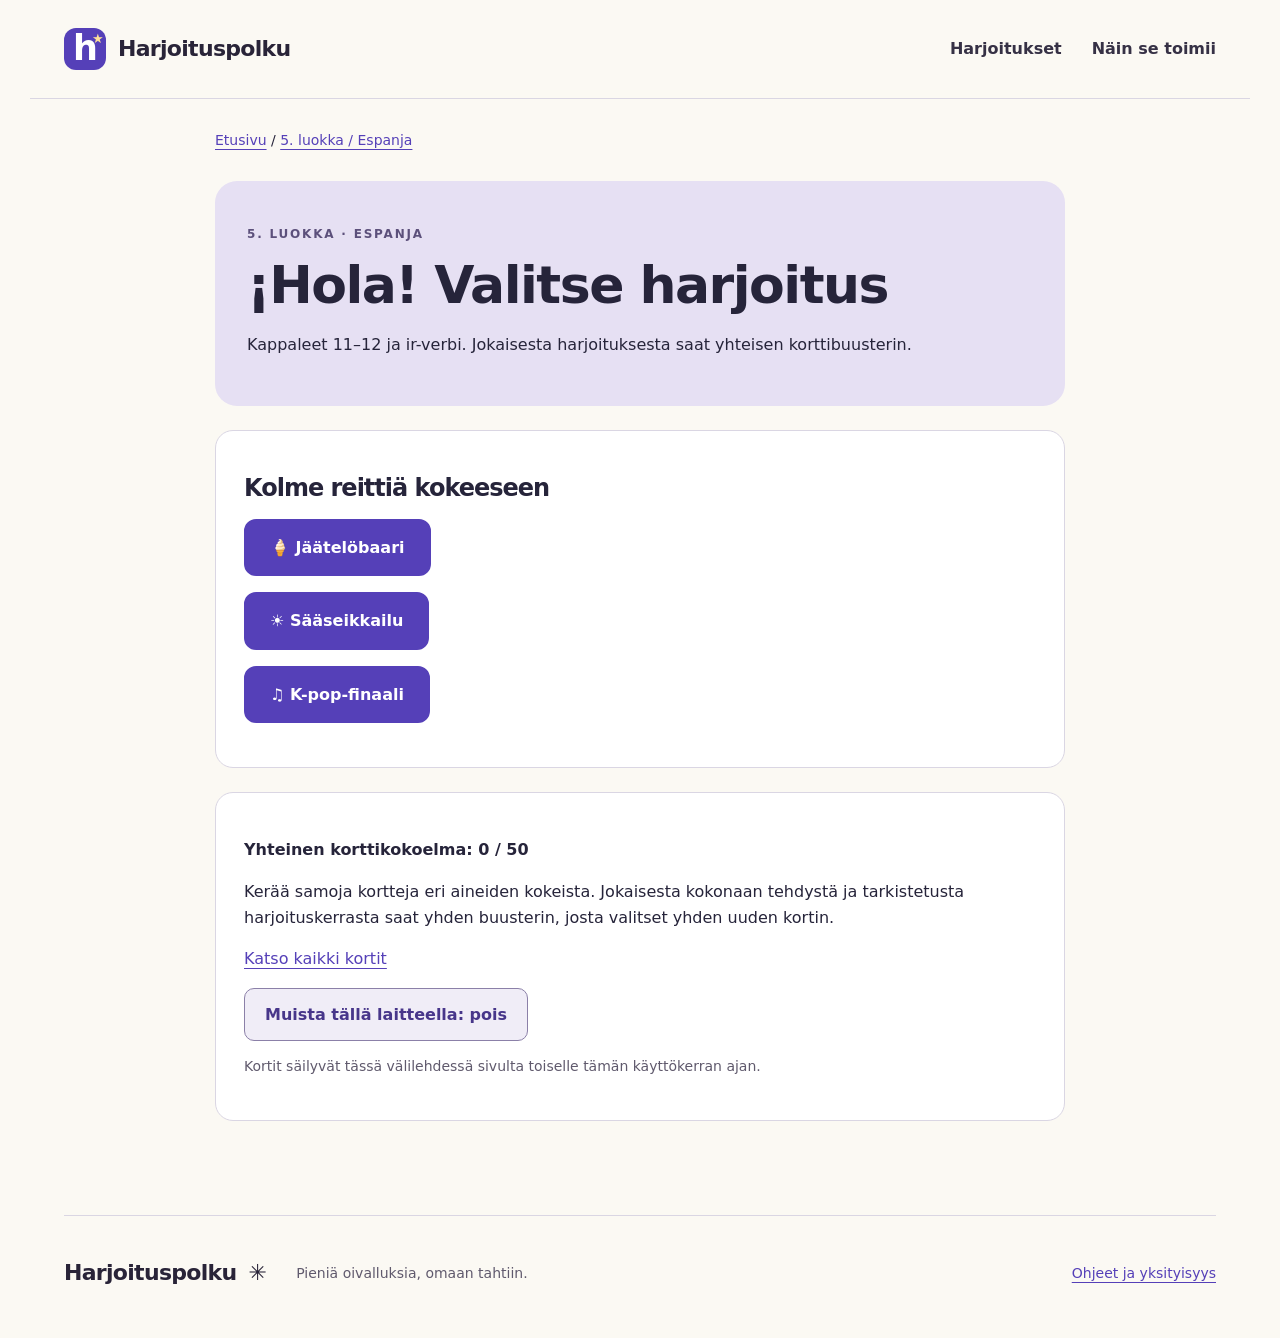
<file: sisalto/5/espanja/pohja.html>
<!doctype html><html lang="fi"><head><meta charset="utf-8"><meta name="viewport" content="width=device-width, initial-scale=1"><meta name="color-scheme" content="light"><meta name="description" content="Harjoittele omaan tahtiin. Maksuttomia harjoituskokeita koululaisille ilman kirjautumista."><meta http-equiv="Content-Security-Policy" content="default-src 'self'; script-src 'self'; style-src 'self'; img-src 'self' data:; connect-src 'none'; object-src 'none'; base-uri 'self'; form-action 'none'"><title>Espanjan kokeen pohja · Harjoituspolku</title><link rel="icon" href="../../../assets/merkki.svg" type="image/svg+xml"><link rel="stylesheet" href="../../../assets/style.css"></head><body><a class="skip" href="#sisalto">Siirry sisältöön</a><header class="top"><a class="brand" href="../../../index.html"><span aria-hidden="true" class="brandmark">h<span>★</span></span>Harjoituspolku</a><nav aria-label="Päävalikko"><a href="../../../index.html#kokeet">Harjoitukset</a><a href="../../../tietoa.html">Näin se toimii</a></nav></header><main id="sisalto" class="quiz"><nav class="crumb" aria-label="Murupolku"><a href="../../../index.html">Etusivu</a> / <a href="../../../index.html?luokka=5&amp;aine=Espanja#kokeet">5. luokka / Espanja</a></nav><div class="quizhero"><p class="eyebrow">5. LUOKKA · ESPANJA</p><h1>¡Hola! Valitse harjoitus</h1><p>Kappaleet 11–12 ja ir-verbi. Jokaisesta harjoituksesta saat yhteisen korttibuusterin.</p></div><section class="instructions"><h2>Kolme reittiä kokeeseen</h2><p><a class="button" href="jaatelobaari.html">🍦 Jäätelöbaari</a></p><p><a class="button" href="saaseikkailu.html">☀️ Sääseikkailu</a></p><p><a class="button" href="kpop-finaali.html">♫ K-pop-finaali</a></p></section><aside class="instructions" aria-label="Yhteinen korttikokoelma"><p><strong data-rewards-count>Yhteinen korttikokoelma</strong></p><p>Kerää samoja kortteja eri aineiden kokeista. Jokaisesta kokonaan tehdystä ja tarkistetusta harjoituskerrasta saat yhden buusterin, josta valitset yhden uuden kortin.</p><p><a href="../../../sisalto/5/suomen-kieli/kpop/index.html?palkinnot=1">Katso kaikki kortit</a></p><button type="button" class="secondary" data-rewards-remember aria-pressed="false">Muista tällä laitteella: pois</button><p class="quiet" data-rewards-note>Kokoelma toimii tässä selaimessa ilman kirjautumista.</p></aside></main><footer><a class="brand" href="../../../index.html">Harjoituspolku<span aria-hidden="true"> ✳</span></a><p>Pieniä oivalluksia, omaan tahtiin.</p><a href="../../../tietoa.html">Ohjeet ja yksityisyys</a></footer><script src="../../../assets/rewards.js"></script></body></html>
</file>
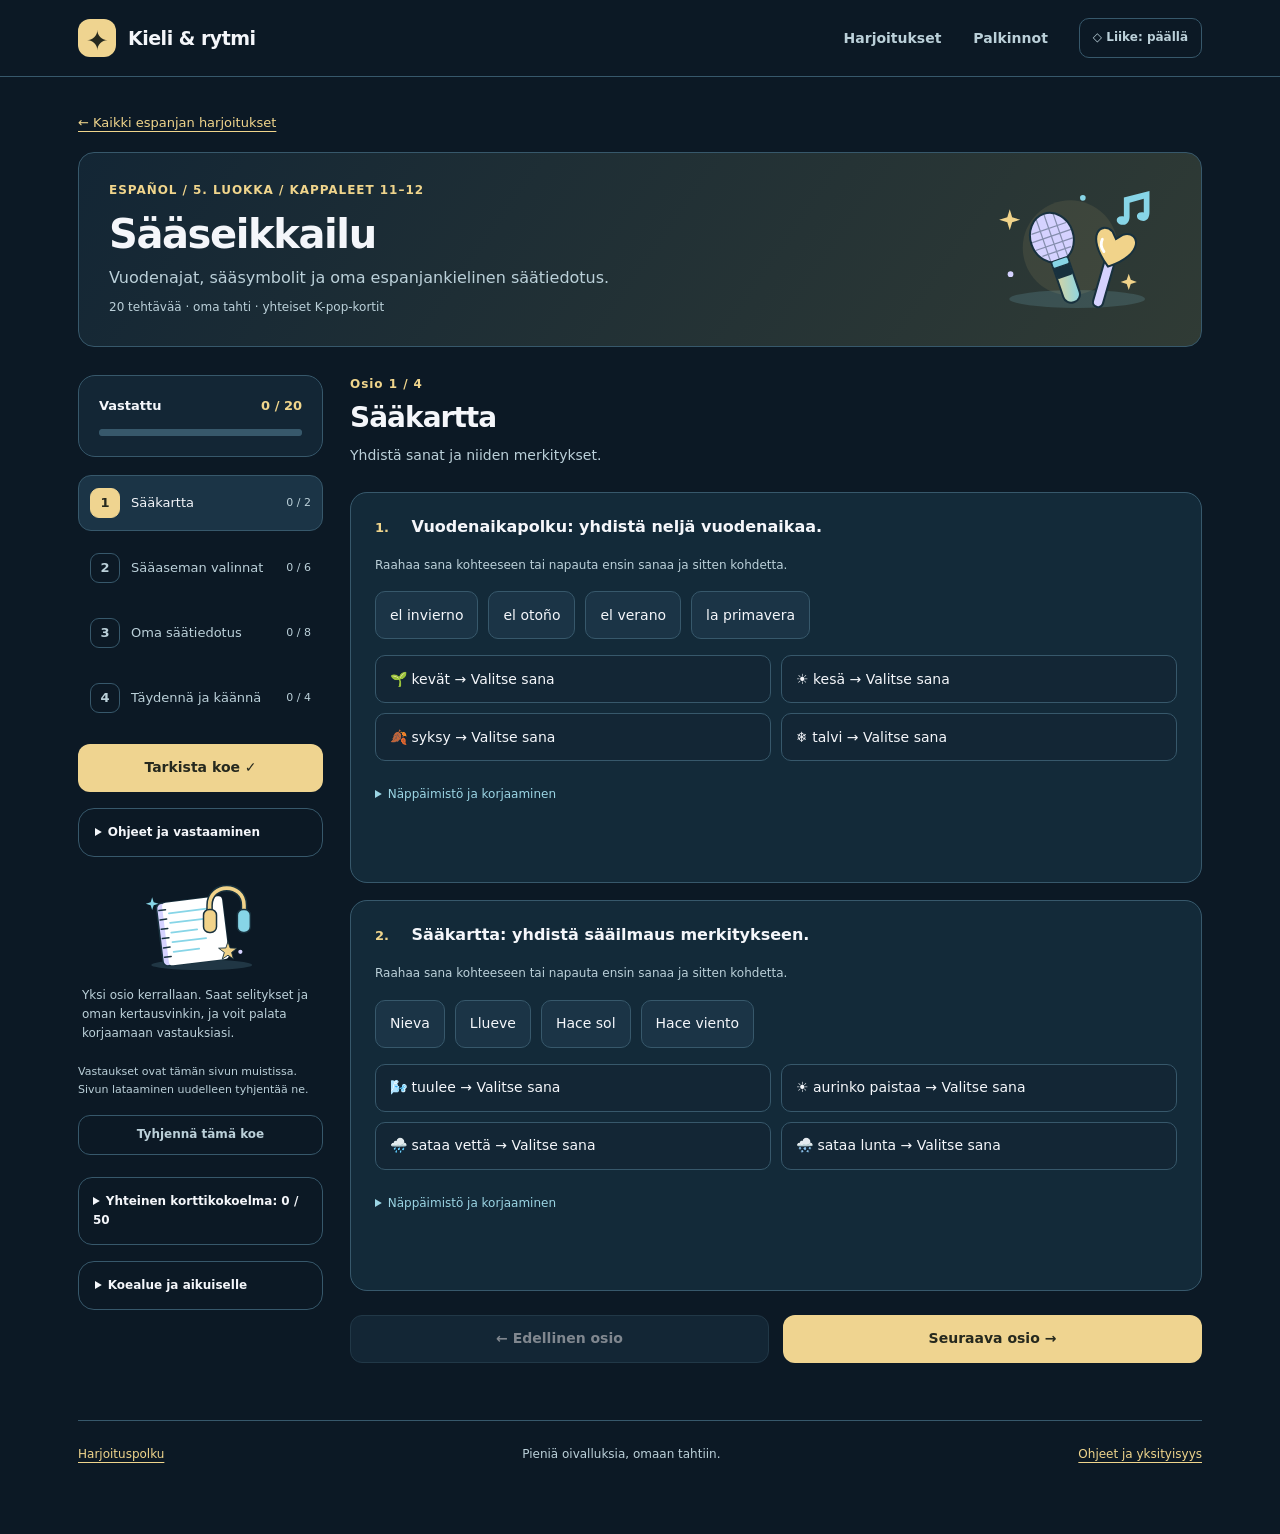
<file: sisalto/5/espanja/saaseikkailu.html>
<!doctype html>
<html lang="fi"><head>
<meta charset="utf-8"><meta name="viewport" content="width=device-width, initial-scale=1"><meta name="color-scheme" content="dark light">
<meta name="description" content="Sääseikkailu: espanjan harjoituskoe 5. luokalle. Automaattinen tarkistus, oma kertaus ja yhteiset K-pop-kortit.">
<meta http-equiv="Content-Security-Policy" content="default-src 'self'; script-src 'self'; style-src 'self'; img-src 'self' data:; connect-src 'none'; object-src 'none'; base-uri 'self'; form-action 'none'">
<title>Sääseikkailu · Kieli &amp; rytmi · Harjoituspolku</title>
<link rel="icon" href="../../../assets/merkki.svg" type="image/svg+xml"><link rel="stylesheet" href="../../../assets/style.css"><link rel="stylesheet" href="../../../assets/rhythm.css">
</head><body class="rhythm-page motion-on" data-theme="galaxy">
<a class="skip" href="#sisalto">Siirry sisältöön</a>
<header class="site-header"><div class="header-inner"><a class="brand" href="../../../index.html"><span class="brand-mark" aria-hidden="true">✦</span>Kieli &amp; rytmi</a><nav class="header-nav" aria-label="Päävalikko"><a class="nav-button" href="../../../index.html?luokka=5&amp;aine=Espanja#kokeet">Harjoitukset</a><a class="nav-button" href="../suomen-kieli/kpop/index.html?palkinnot=1">Palkinnot</a><button type="button" id="page-motion" class="nav-button motion-button" aria-pressed="true" aria-label="Poista animaatiot käytöstä">◇ Liike: päällä</button></nav></div></header>
<main id="sisalto" class="wrap"><nav class="crumb" aria-label="Murupolku"><a href="../../../index.html?luokka=5&amp;aine=Espanja#kokeet">← Kaikki espanjan harjoitukset</a></nav>
<header class="quiz-banner"><div><p class="eyebrow">ESPAÑOL / 5. LUOKKA / KAPPALEET 11–12</p><h1>Sääseikkailu</h1><p>Vuodenajat, sääsymbolit ja oma espanjankielinen säätiedotus.</p><p><span data-quiz-count>20</span> tehtävää · oma tahti · yhteiset K-pop-kortit</p></div><img src="../../../assets/rhythm-galaxy-stage.svg" alt="Kuvitus: mikrofoni ja valotikku." width="195" height="143"></header>
<div id="quiz-workspace"><div class="quiz-grid"><aside class="sidebar" aria-label="Kokeen eteneminen"><div class="progress-box"><div class="progress-title"><label for="progress">Vastattu</label><strong id="progresslabel">0 / 20</strong></div><progress id="progress" max="20" value="0" aria-label="Vastattuja tehtäviä"></progress></div>
<nav id="sections" class="sections-nav" aria-label="Kokeen osiot"></nav><button type="submit" form="quizform" class="button full">Tarkista koe ✓</button>
<details class="adult-notes instructions-box"><summary>Ohjeet ja vastaaminen</summary><p>Tee osio kerrallaan. Voit liikkua osioiden välillä menettämättä vastauksiasi. Tarkistus käy aina läpi koko kokeen.</p><p>Voit raahata tai napauttaa. Näppäimistöllä käytä Tab-, Enter- ja välilyöntinäppäimiä. Tehtäväkohtaiset lisäohjeet löytyvät jokaisesta palikkatehtävästä.</p><p>Isot kirjaimet, ylimääräiset välilyönnit ja virkkeen lopun piste eivät haittaa. Espanjan ñ ja aksentit tarvitaan: sí ja si ovat eri sanoja. Käännä koko merkitys ja käytä koealueen sanoja. Jokainen kokonainen tehtävä on yhden pisteen arvoinen.</p><p>Kun vastaat kaikkiin ja tarkistat, saat korttibuusterin. Täysiä pisteitä ei tarvita.</p><label class="motion-setting"><input type="checkbox" id="motion" checked> Näytä palkinnon rauhallinen animaatio</label></details>
<div class="side-note"><img src="../../../assets/rhythm-galaxy-desk.svg" alt="Kuvitus: muistikirja ja kuulokkeet." width="150" height="100"><p>Yksi osio kerrallaan. Saat selitykset ja oman kertausvinkin, ja voit palata korjaamaan vastauksiasi.</p></div>
<p class="save-note">Vastaukset ovat tämän sivun muistissa. Sivun lataaminen uudelleen tyhjentää ne.</p><button type="button" id="reset" class="button ghost small full">Tyhjennä tämä koe</button>
<details class="collection-note" aria-label="Yhteinen korttikokoelma"><summary><strong data-rewards-count>Yhteinen korttikokoelma</strong></summary><p>Samat 50 korttia kaikista aineista.</p><a href="../suomen-kieli/kpop/index.html?palkinnot=1">Katso kortit →</a><button type="button" class="button secondary small full" data-rewards-remember aria-pressed="false">Muista tällä laitteella: pois</button><p class="save-note" data-rewards-note>Kokoelma toimii tässä selaimessa ilman kirjautumista.</p></details>
<details class="adult-notes source-note"><summary>Koealue ja aikuiselle</summary><p>Koealue perustuu lähetettyihin oppikirjakuviin sivuilta 186–210. Tehtävät ovat uusia harjoituksia, eivät oppikirjan tehtävien kopioita.</p><p>Täydennä puuttuvat vastaukset ennen osaamisen arviointia. Kirjoitustehtävien automaattinen tarkistus hyväksyy tehtäväkohtaisesti määritellyt vaihtoehdot.</p></details></aside>
<section class="section-content" aria-label="Tehtävät"><p id="section-position" class="eyebrow"></p><form id="quizform"><div id="questions"></div><div class="section-bottom"><button type="button" id="previous-section" class="button secondary">← Edellinen osio</button><button type="button" id="next-section" class="button">Seuraava osio →</button><button type="submit" id="last-section-check" class="button" hidden>Tarkista koe ✓</button></div></form></section></div></div>
<div id="result-view" hidden><div class="result-top"><section id="result" class="result-summary" tabindex="-1" aria-labelledby="resulttitle" hidden></section><section id="reward" class="reward-panel" hidden><p class="eyebrow">HARJOITTELUSTA PALKINNOKSI</p><h2>Oma korttibuusterisi</h2><p>Harjoitus tehty! Valitse yksi viidestä uudesta kortista yhteiseen kokoelmaasi.</p><div class="booster-pack" role="img" aria-label="Harjoituspolun korttibuusteri"><p class="pack-series">HARJOITUSPOLKU / PHOTO SERIES</p><span class="pack-star" aria-hidden="true">✦</span><strong>OIVALLUS<br>BOOSTER</strong><span class="pack-count">5 KORTTIA · VALITSE 1</span><p class="pack-foot">TUIDE · ILLIT · TWICE<br>BLACKPINK · aespa</p></div><a id="shared-reward-link" class="button full" hidden>Avaa korttibuusteri</a><p id="shared-reward-error" class="alert" hidden>Selain ei salli palkinnon siirtämistä kokoelmaan. Salli tämän sivuston selaintallennus ja tarkista koe uudelleen.</p><p>Jokainen yritys vahvistaa taitojasi.</p></section></div><div id="answer-review"></div></div>
<noscript><p>Tämän harjoituksen automaattinen tarkistus tarvitsee JavaScriptin.</p></noscript>
<footer class="footer-note"><a href="../../../index.html">Harjoituspolku</a><span>Pieniä oivalluksia, omaan tahtiin.</span><a href="../../../tietoa.html">Ohjeet ja yksityisyys</a></footer></main>
<div id="quiz-announcement" class="sr-only" role="status" aria-live="polite"></div>
<script src="saaseikkailu.js"></script><script src="../../../assets/grading.js"></script><script src="../../../assets/review.js"></script><script src="../../../assets/rewards.js"></script><script src="../../../assets/wordhunt.js"></script><script src="../../../assets/interactions.js"></script><script src="../../../assets/rhythm.js"></script><script src="../../../assets/quiz.js"></script></body></html>
</file>
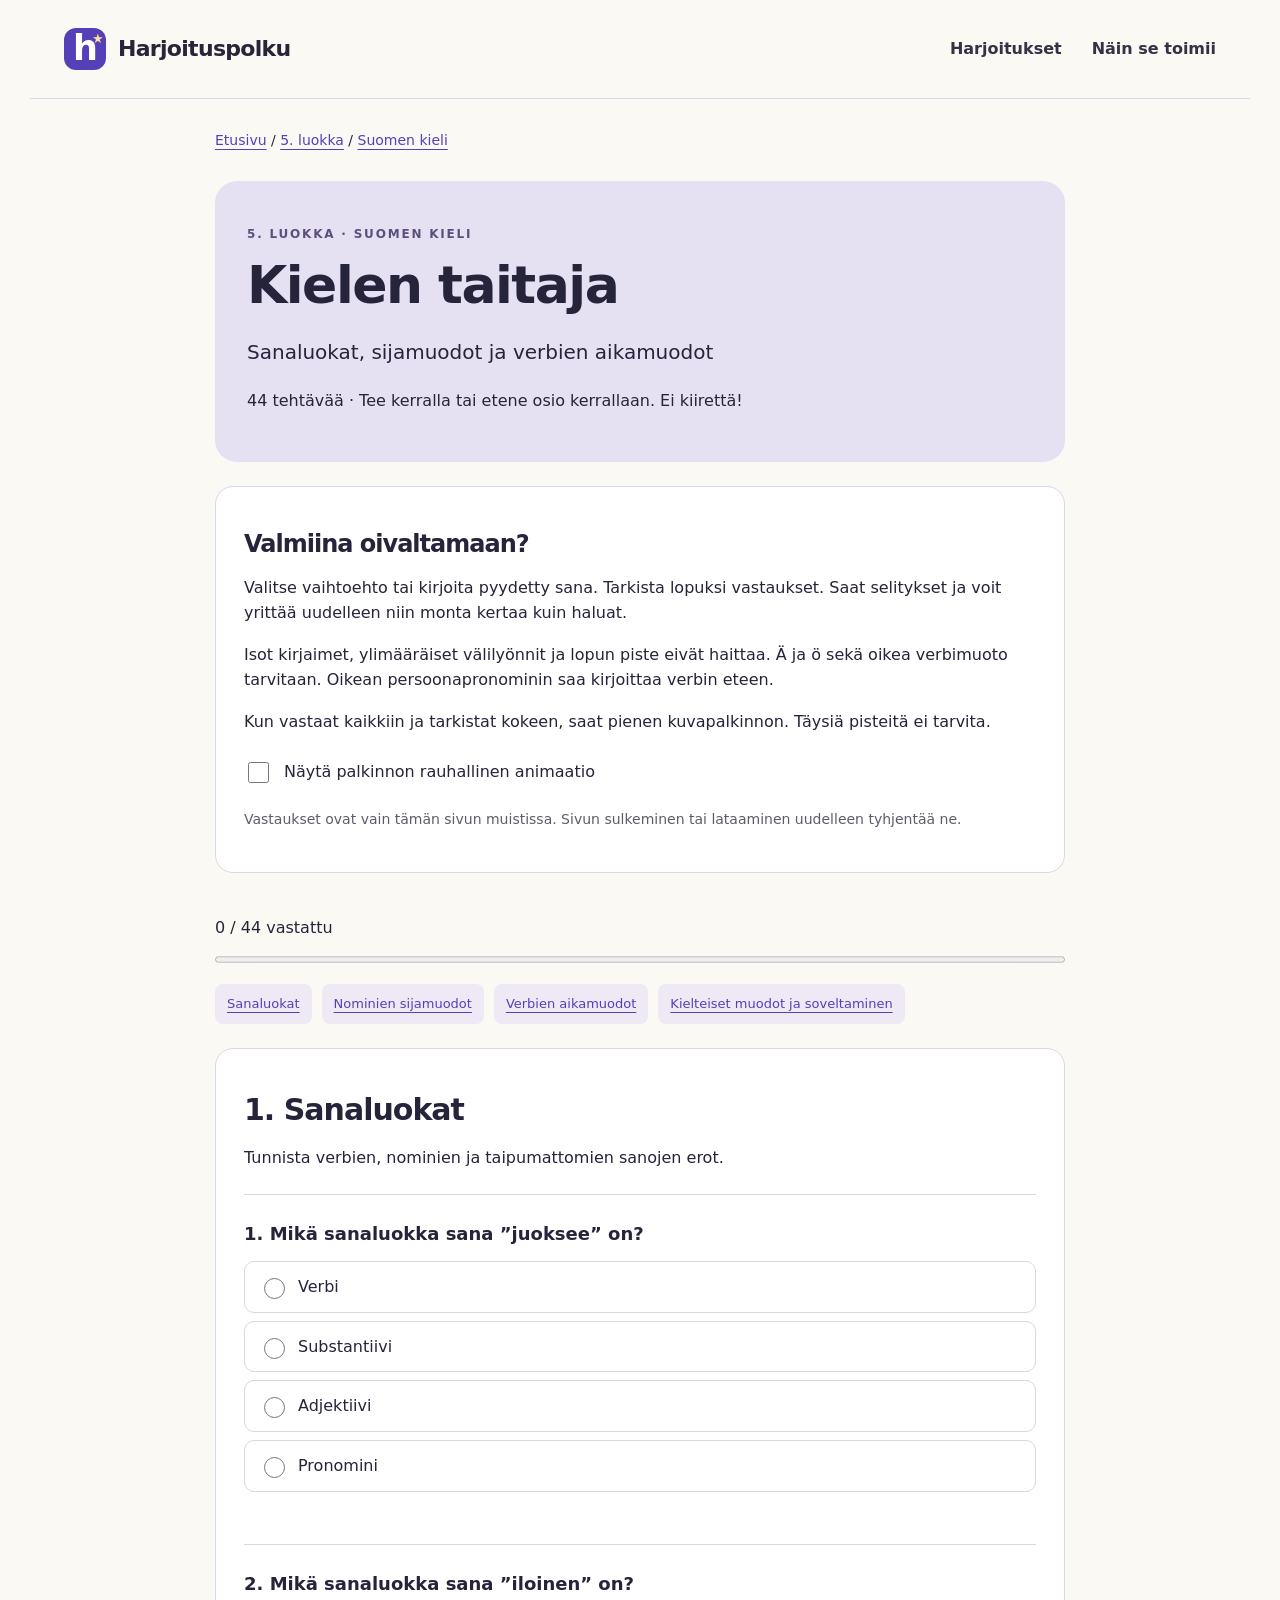
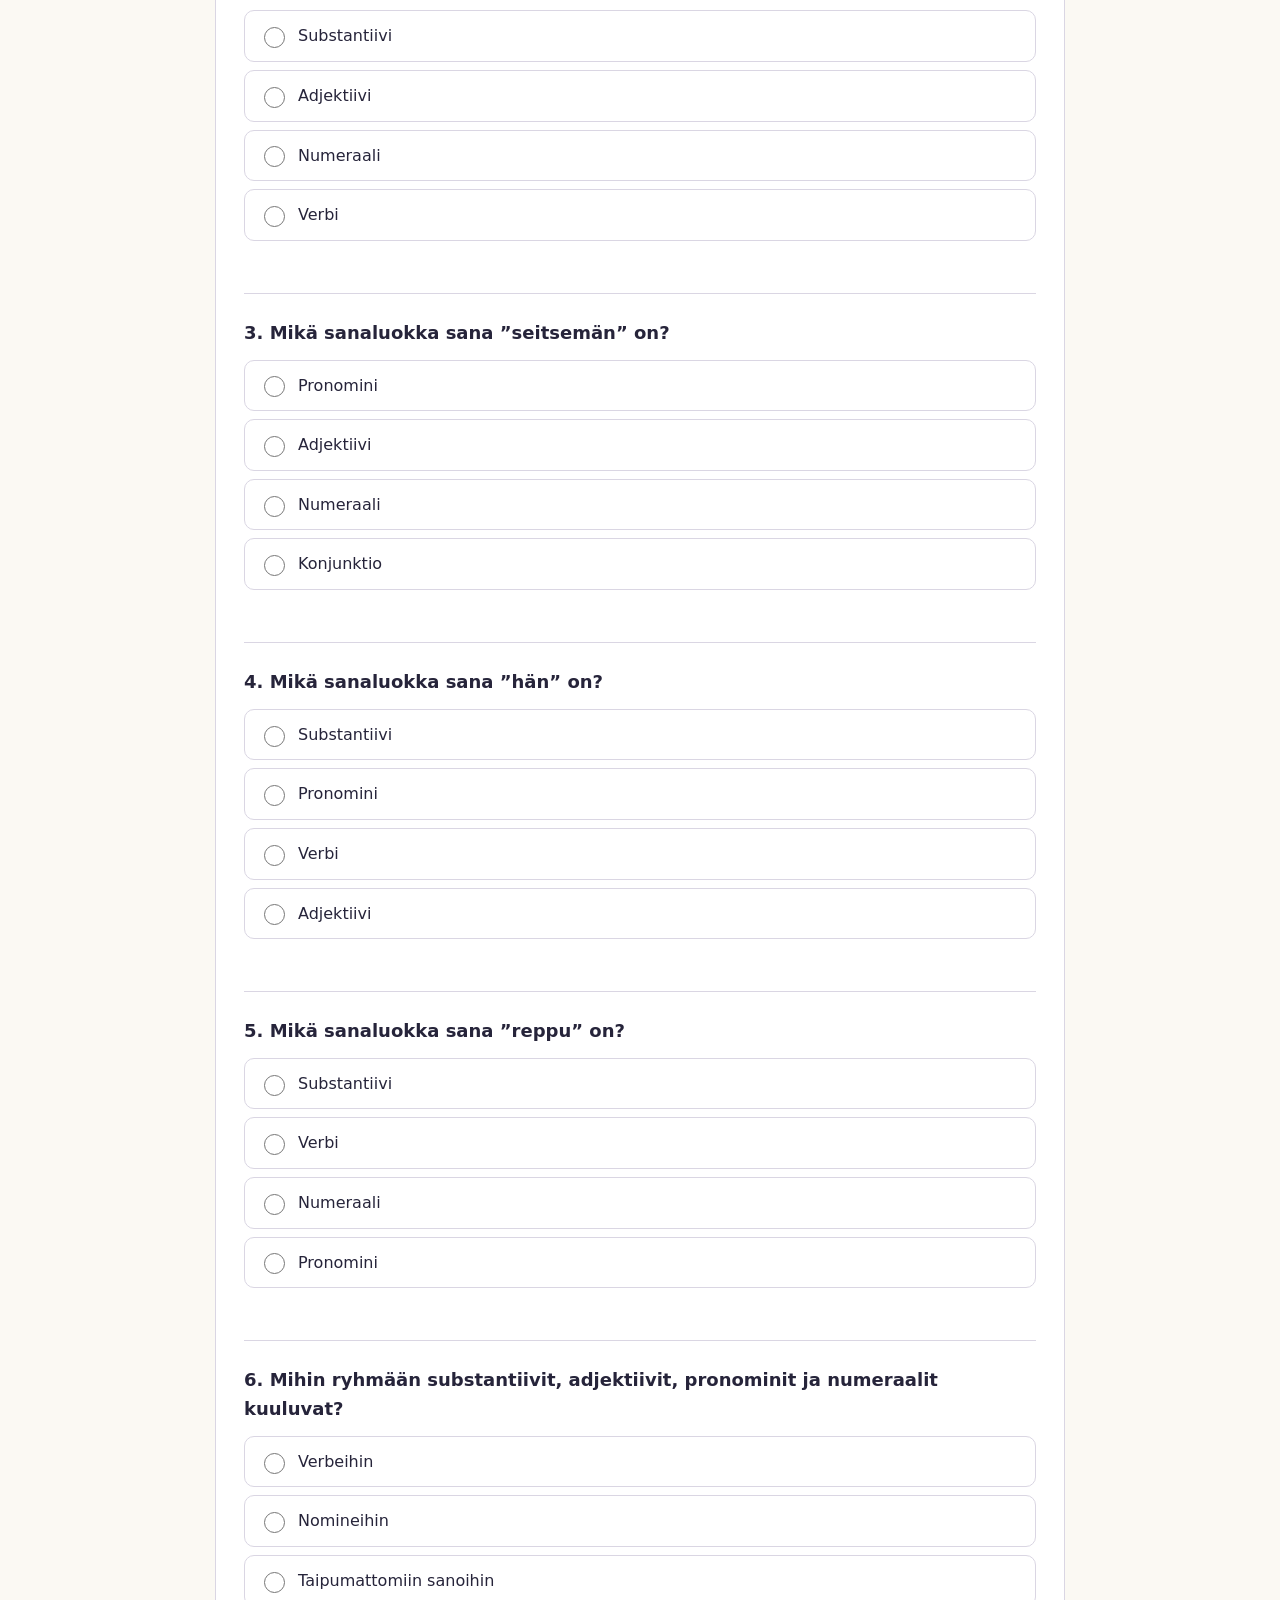
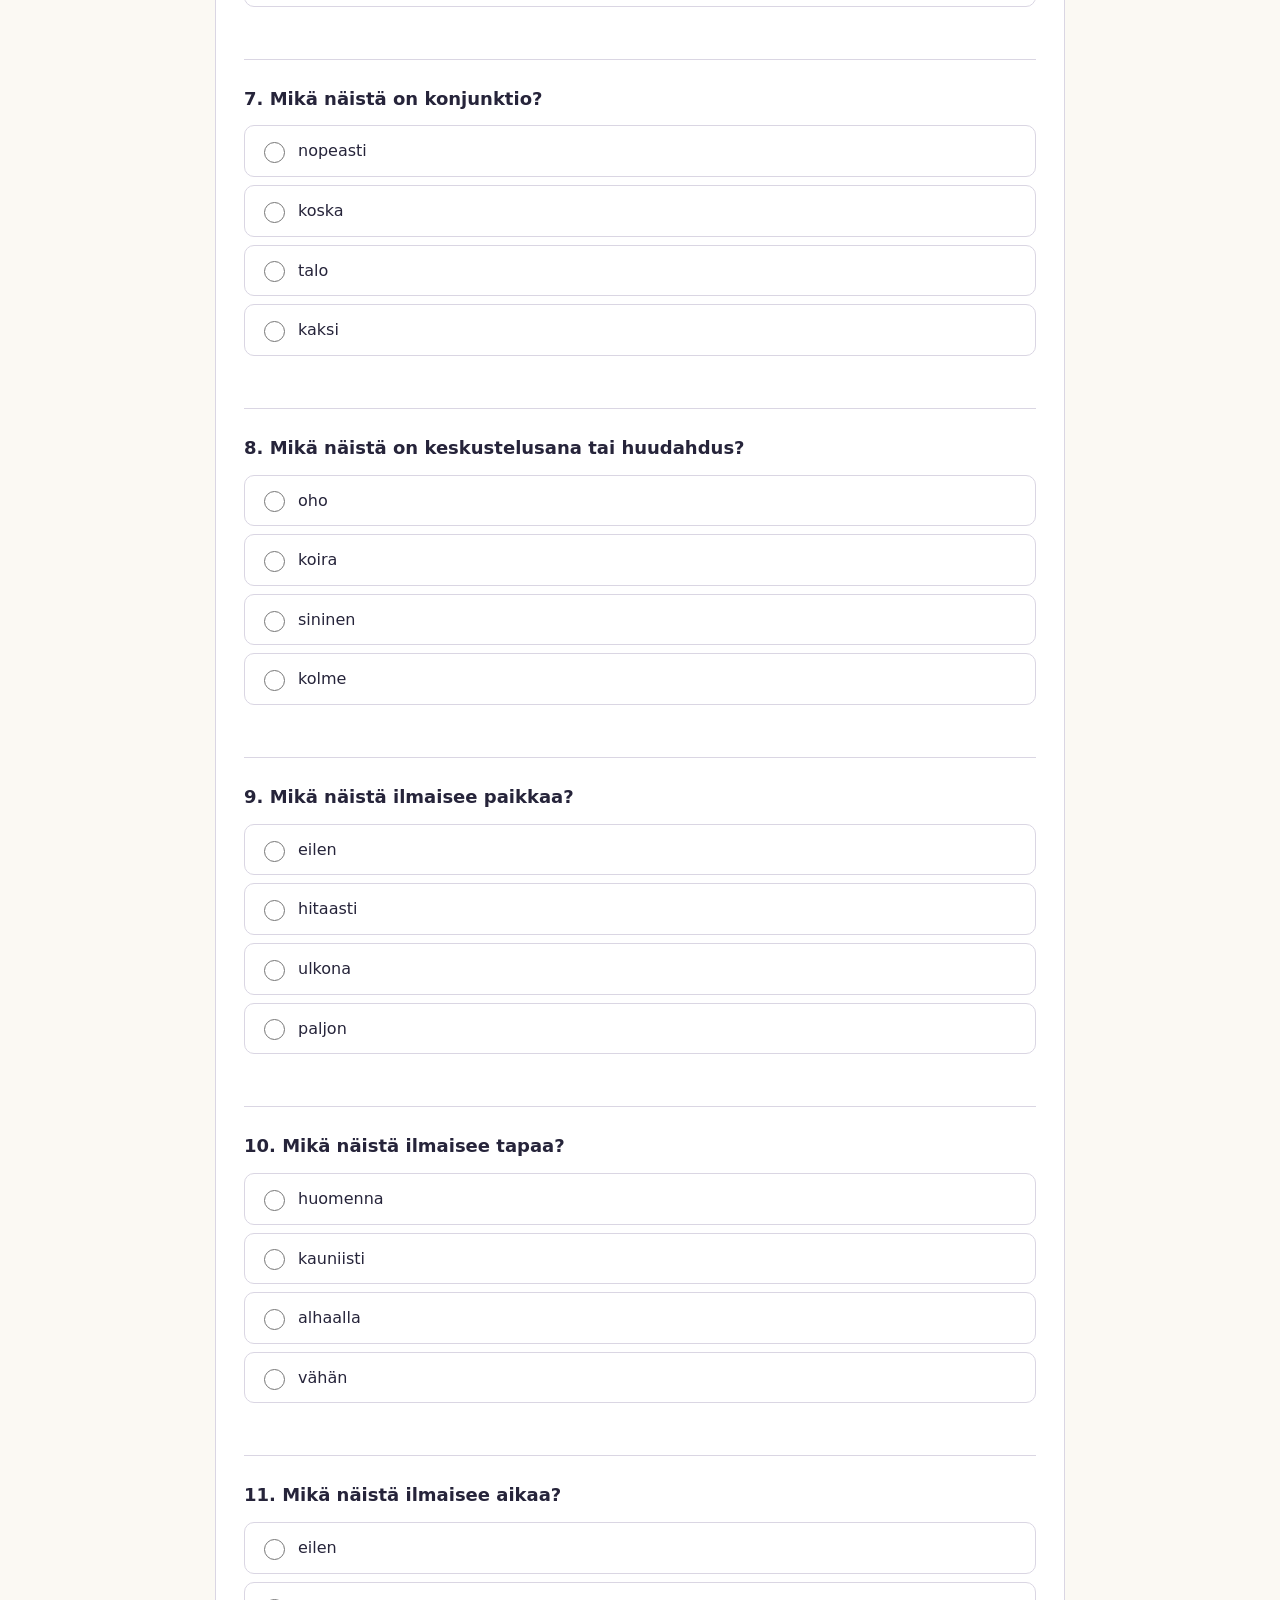
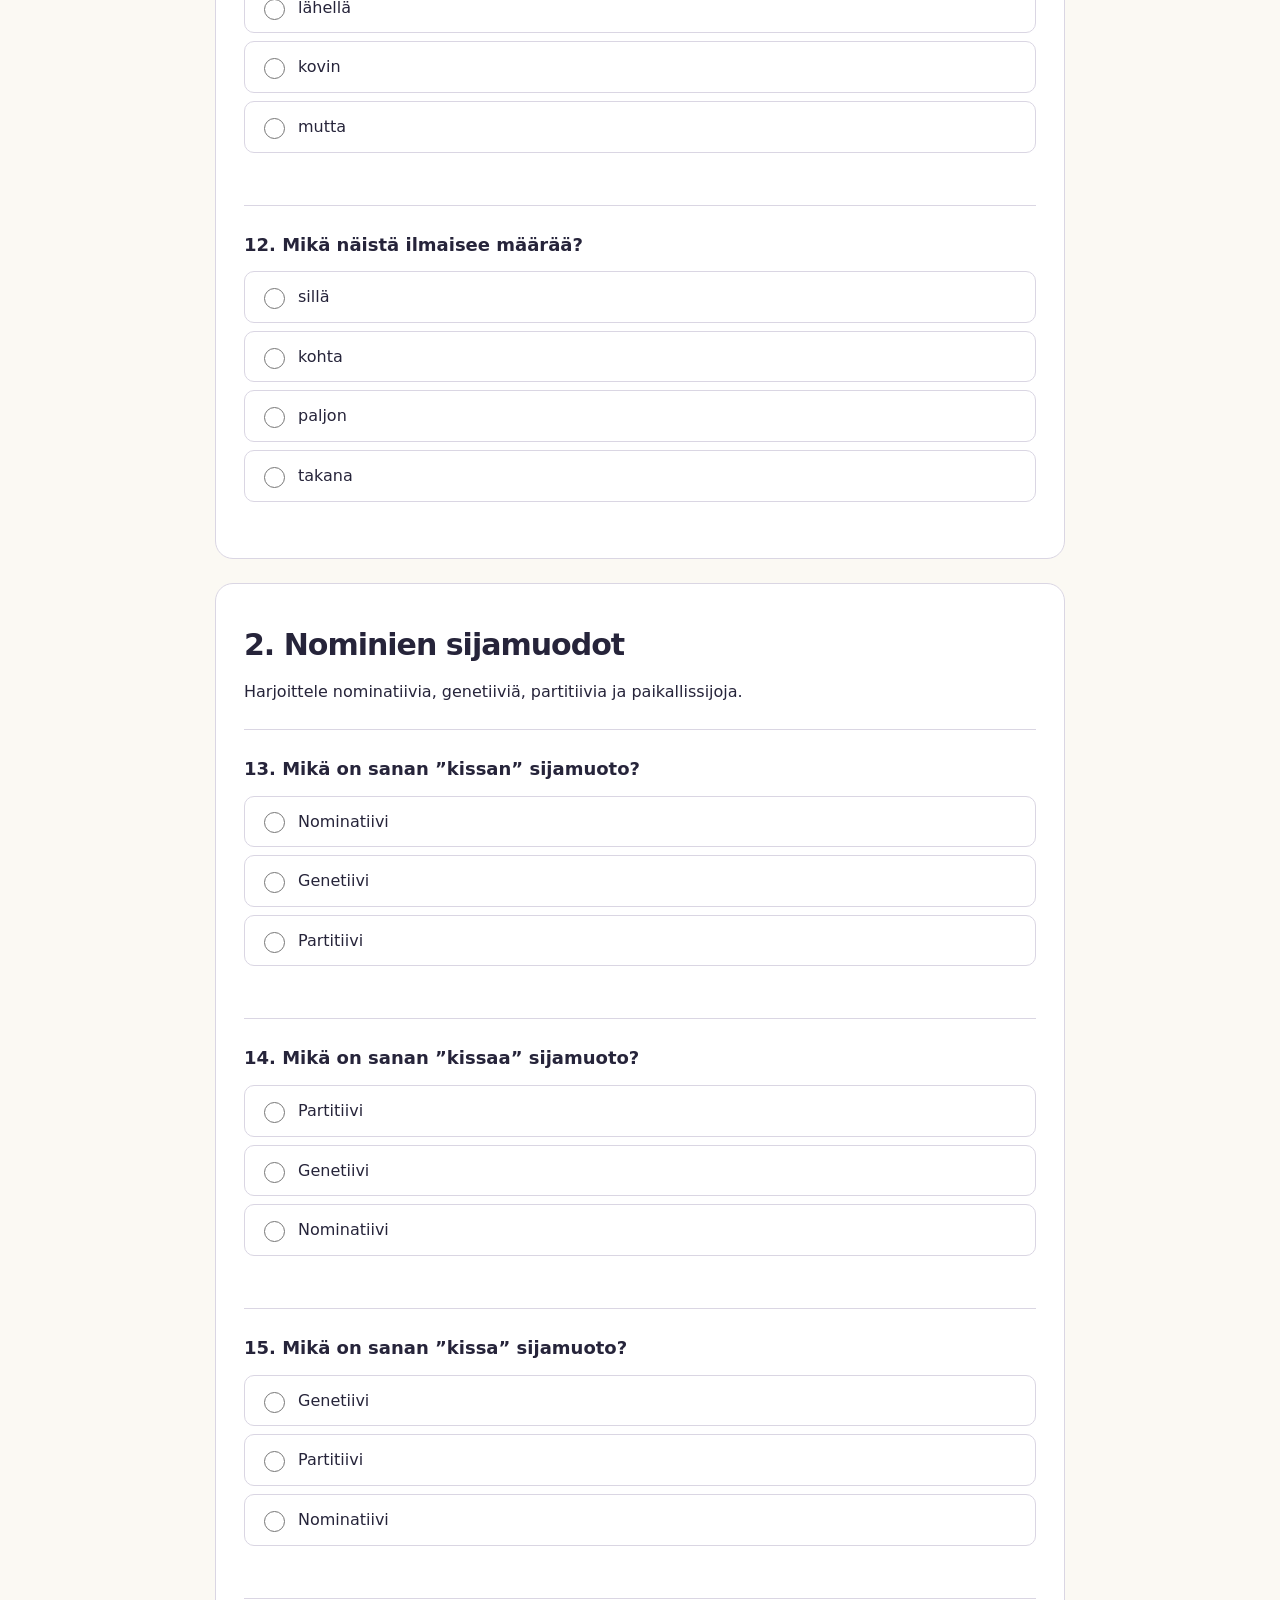
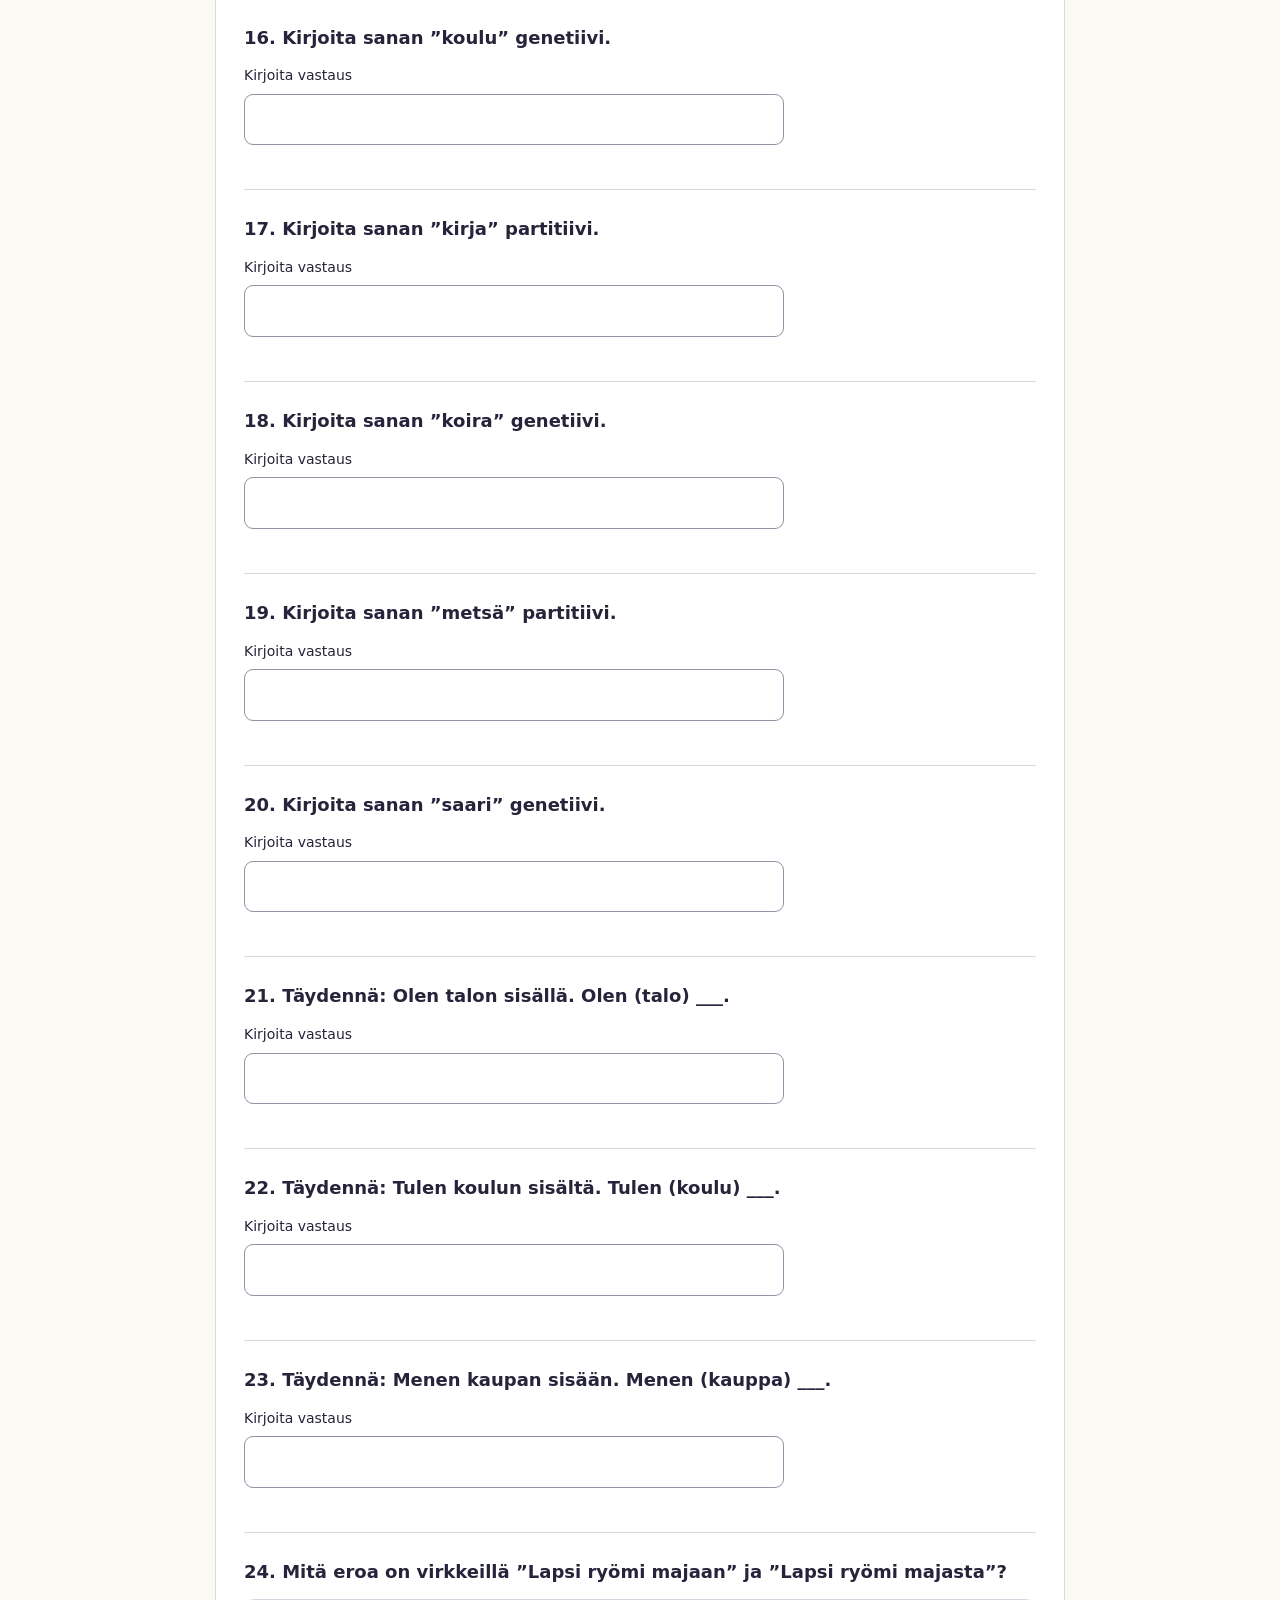
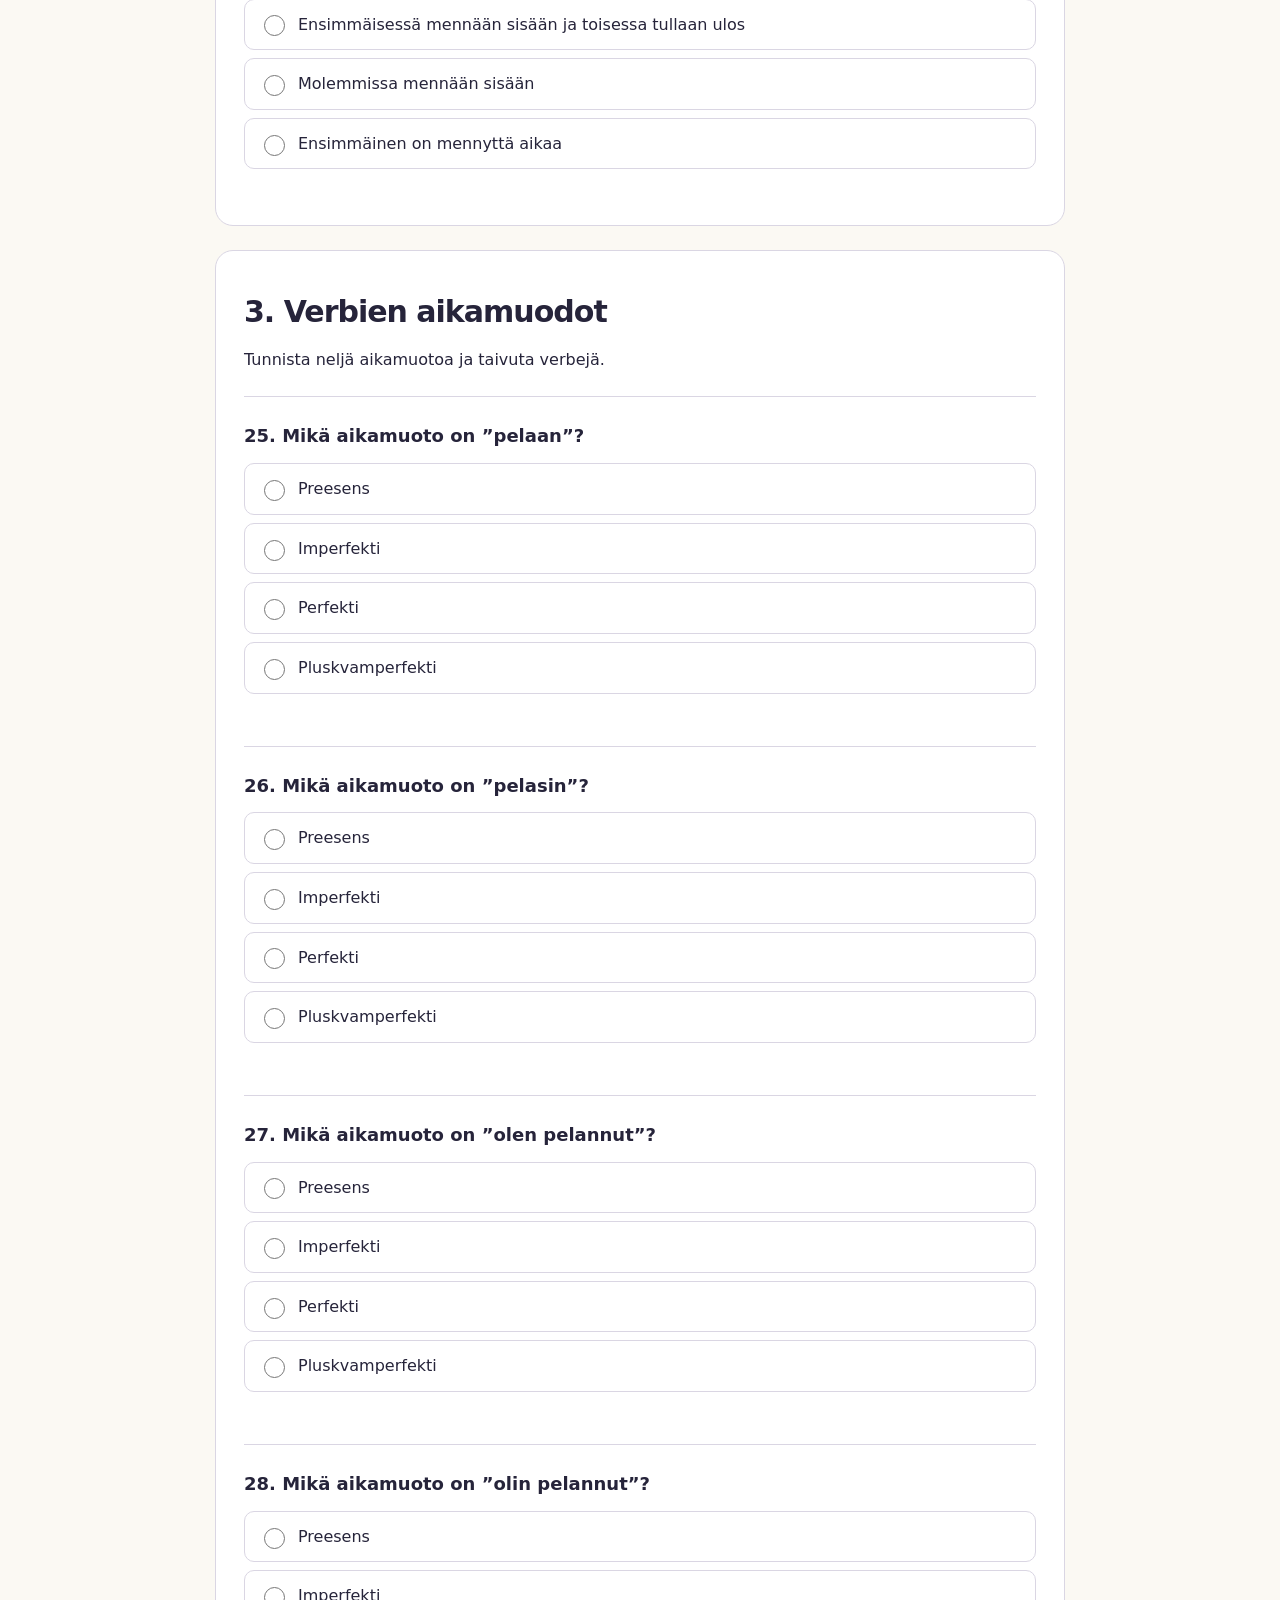
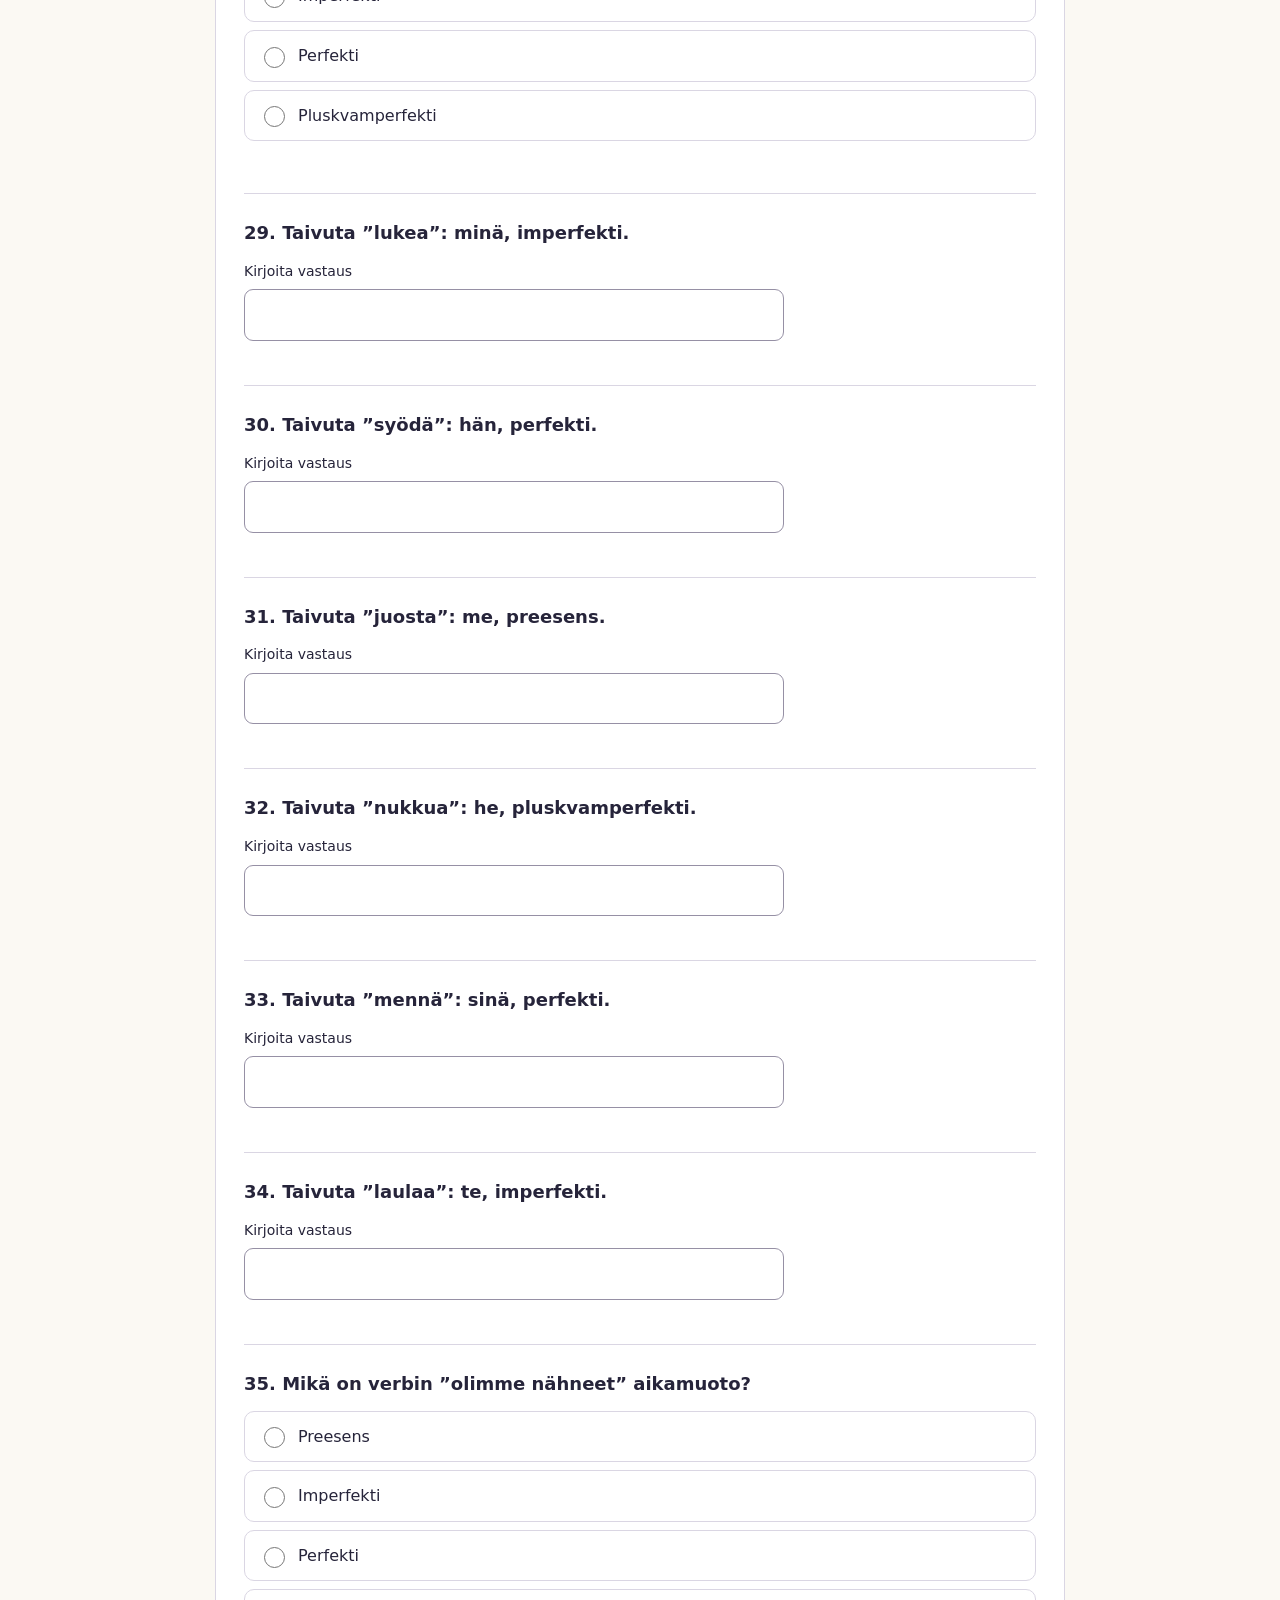
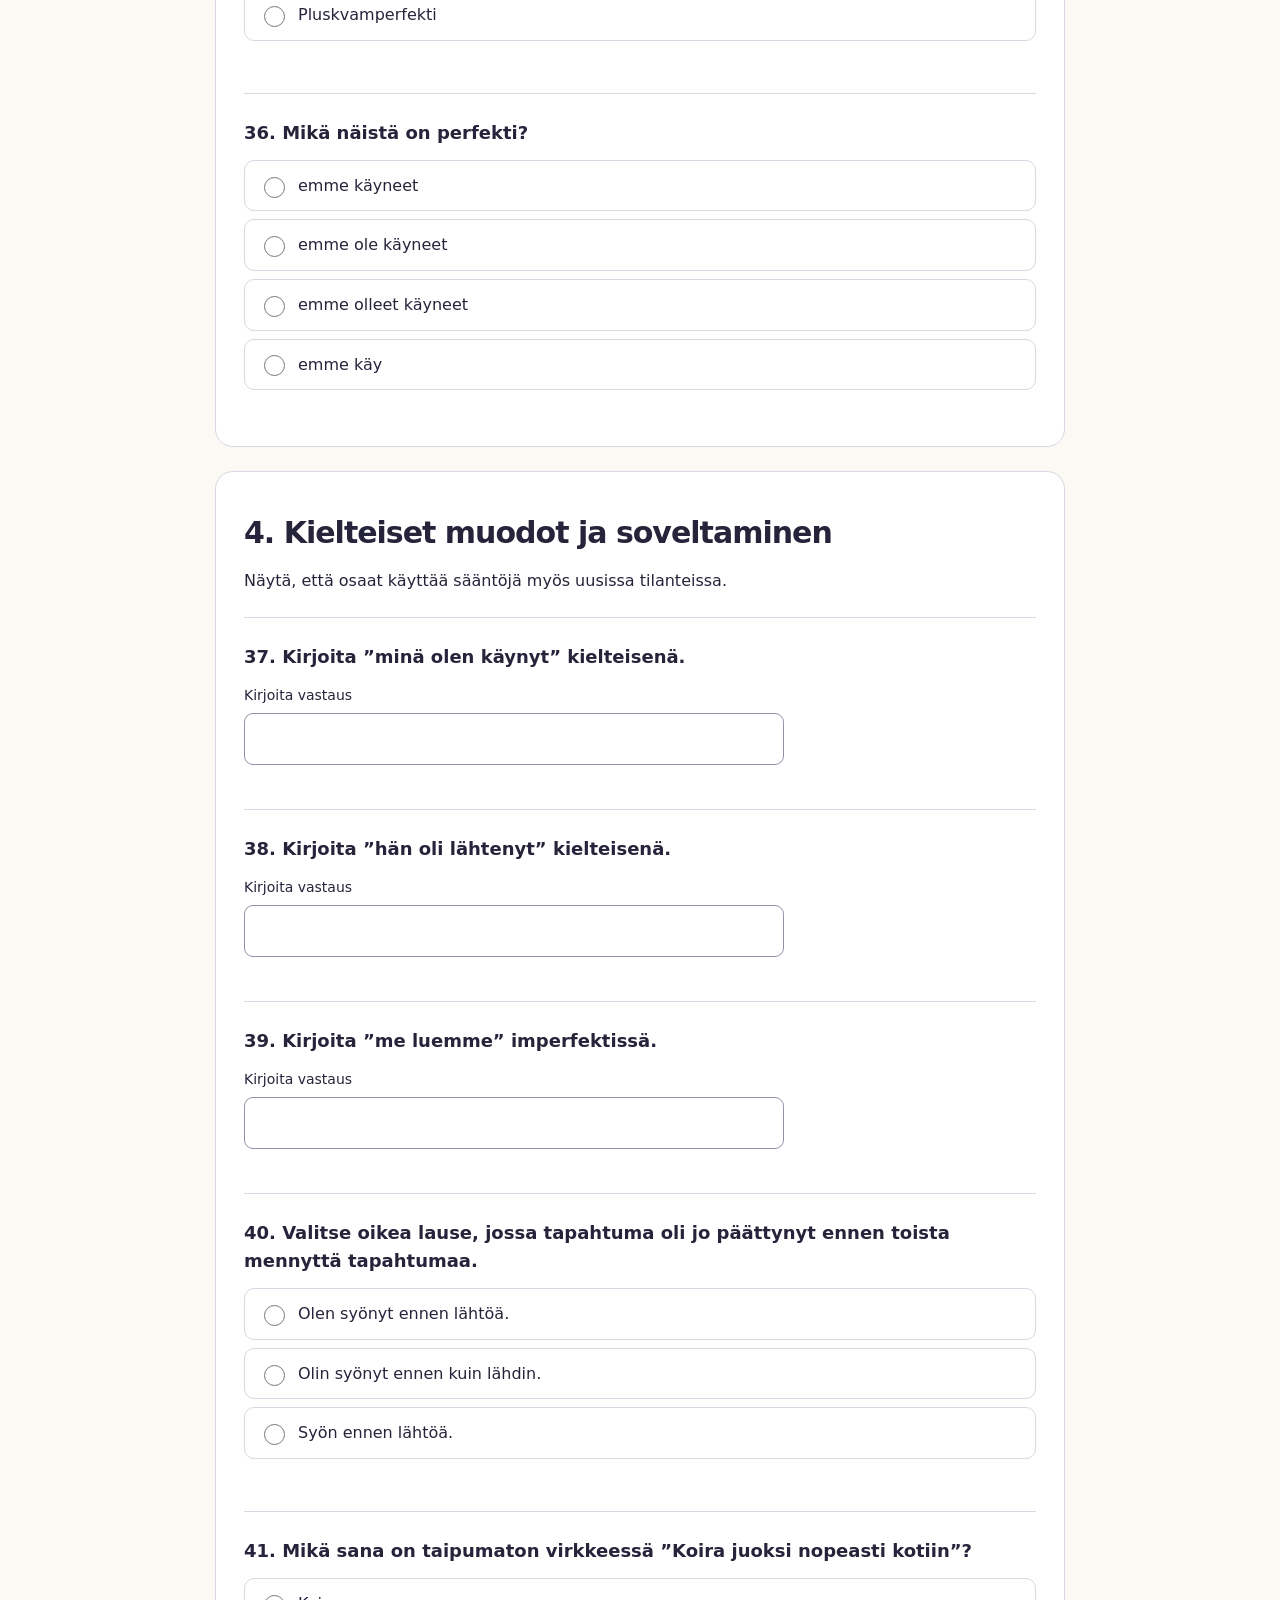
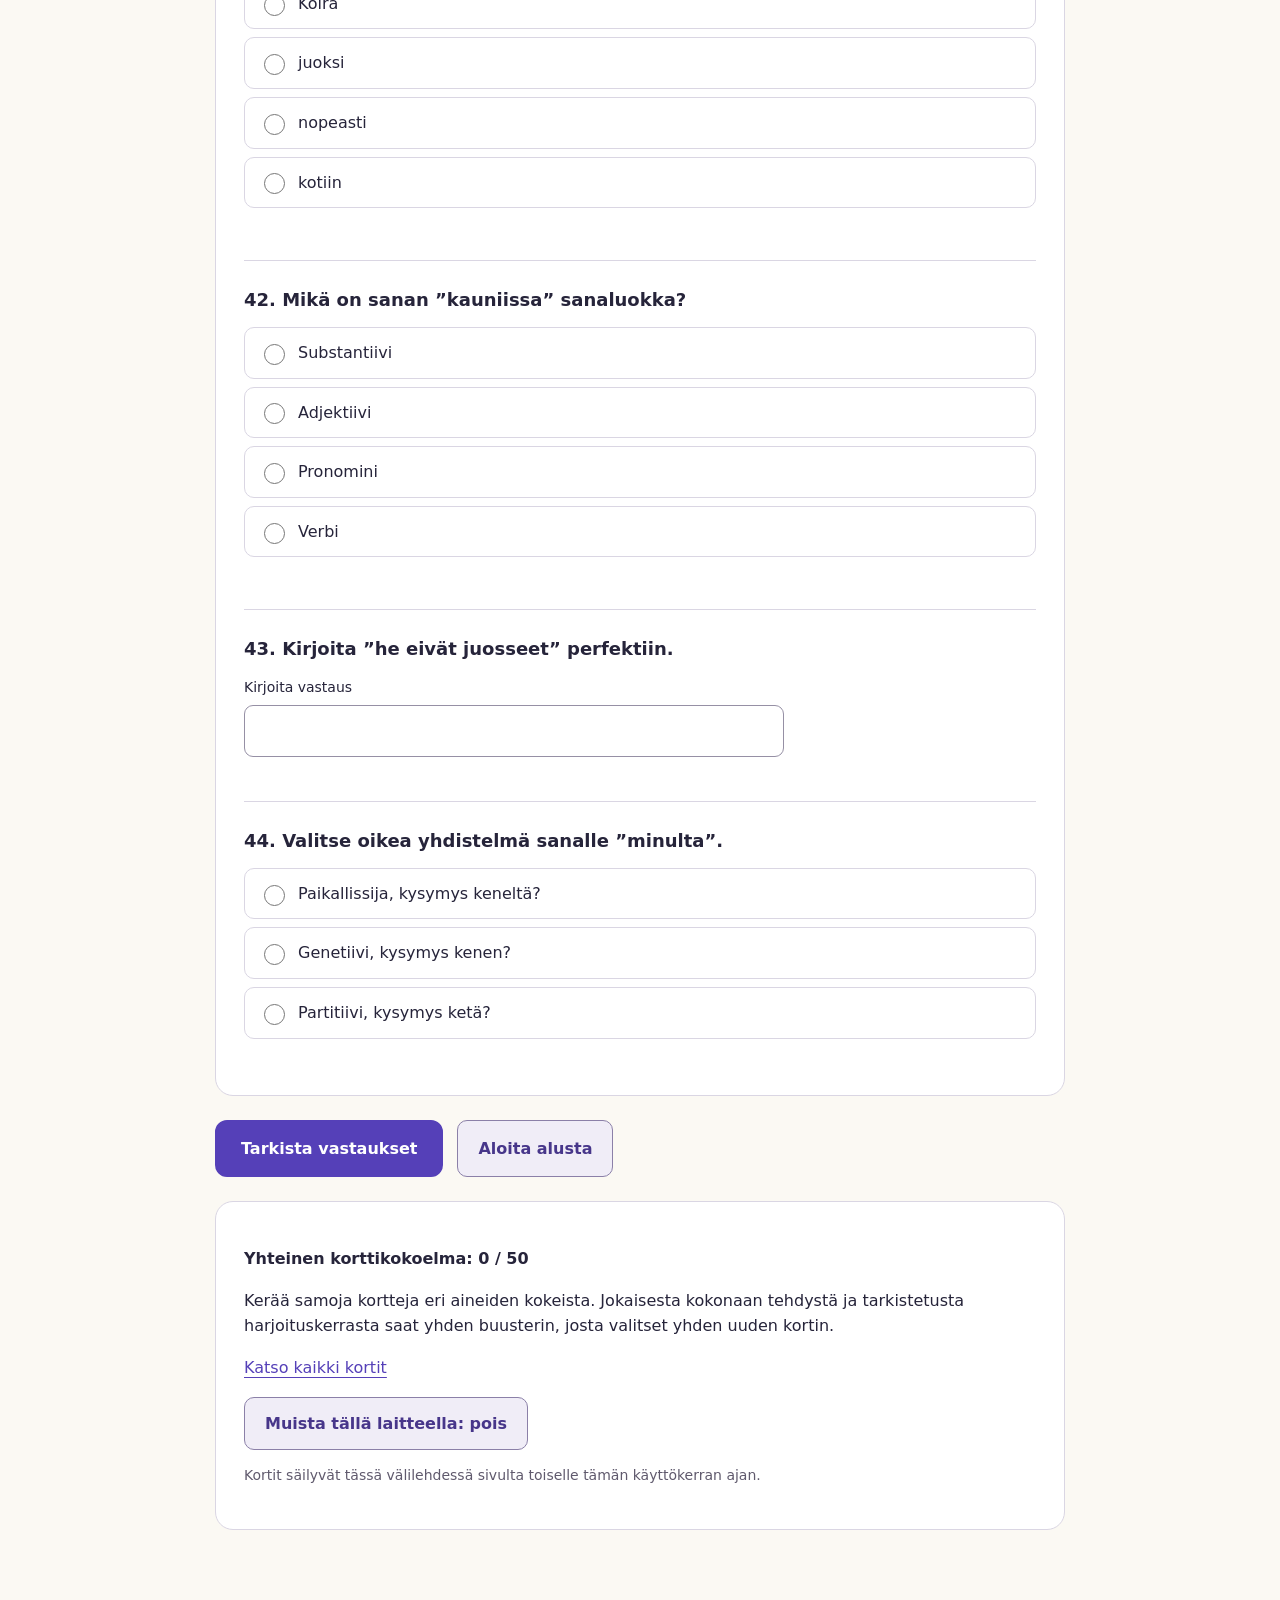
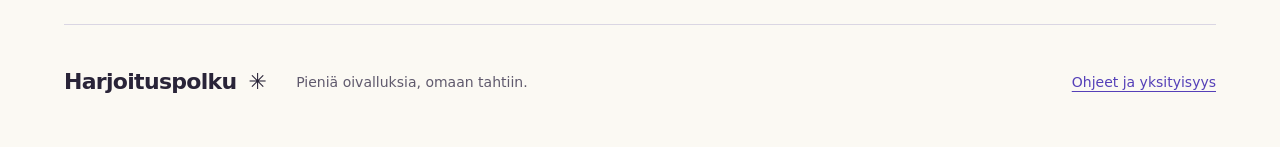
<file: sisalto/5/suomen-kieli/perusteet.html>
<!doctype html><html lang="fi"><head><meta charset="utf-8"><meta name="viewport" content="width=device-width, initial-scale=1"><meta name="color-scheme" content="light"><meta name="description" content="Harjoittele omaan tahtiin. Maksuttomia harjoituskokeita koululaisille ilman kirjautumista."><meta http-equiv="Content-Security-Policy" content="default-src 'self'; script-src 'self'; style-src 'self'; img-src 'self' data:; connect-src 'none'; object-src 'none'; base-uri 'self'; form-action 'none'"><title>Kielen taitaja · Harjoituspolku</title><link rel="icon" href="../../../assets/merkki.svg" type="image/svg+xml"><link rel="stylesheet" href="../../../assets/style.css"></head><body><a class="skip" href="#sisalto">Siirry sisältöön</a><header class="top"><a class="brand" href="../../../index.html"><span aria-hidden="true" class="brandmark">h<span>★</span></span>Harjoituspolku</a><nav aria-label="Päävalikko"><a href="../../../index.html#kokeet">Harjoitukset</a><a href="../../../tietoa.html">Näin se toimii</a></nav></header><main id="sisalto" class="quiz"><nav class="crumb" aria-label="Murupolku"><a href="../../../index.html">Etusivu</a> / <a href="../../../index.html?luokka=5#kokeet">5. luokka</a> / <a href="../../../index.html?luokka=5&aine=Suomen+kieli#kokeet">Suomen kieli</a></nav><div class="quizhero"><p class="eyebrow">5. LUOKKA · SUOMEN KIELI</p><h1>Kielen taitaja</h1><p class="lead">Sanaluokat, sijamuodot ja verbien aikamuodot</p><p>44 tehtävää · Tee kerralla tai etene osio kerrallaan. Ei kiirettä!</p></div><section class="instructions"><h2>Valmiina oivaltamaan?</h2><p>Valitse vaihtoehto tai kirjoita pyydetty sana. Tarkista lopuksi vastaukset. Saat selitykset ja voit yrittää uudelleen niin monta kertaa kuin haluat.</p><p>Isot kirjaimet, ylimääräiset välilyönnit ja lopun piste eivät haittaa. Ä ja ö sekä oikea verbimuoto tarvitaan. Oikean persoonapronominin saa kirjoittaa verbin eteen.</p><p>Kun vastaat kaikkiin ja tarkistat kokeen, saat pienen kuvapalkinnon. Täysiä pisteitä ei tarvita.</p><label><input type="checkbox" id="motion"> Näytä palkinnon rauhallinen animaatio</label><p class="quiet">Vastaukset ovat vain tämän sivun muistissa. Sivun sulkeminen tai lataaminen uudelleen tyhjentää ne.</p></section><div class="progresspanel"><label for="progress" id="progresslabel">0 / 44 vastattu</label><progress id="progress" max="44" value="0">0 / 44</progress></div><nav id="sections" aria-label="Kokeen osiot" class="sectionlinks"></nav><form id="quizform"><div id="questions"></div><div class="actions"><button type="submit" class="button">Tarkista vastaukset</button><button type="button" id="reset" class="secondary">Aloita alusta</button></div></form><section id="result" class="result" tabindex="-1" aria-labelledby="resulttitle" hidden></section><section id="reward" class="reward" hidden><h2>Hienoa, harjoitus tehty!</h2><p>Sait buusterin yhteiseen korttikokoelmaan. Valitse yksi viidestä kortista.</p><a id="shared-reward-link" class="button" hidden>Avaa korttibuusteri</a><p id="shared-reward-error" hidden>Selain ei salli palkinnon siirtämistä kokoelmaan. Salli tämän sivuston selaintallennus ja tarkista koe uudelleen.</p><p>Jokainen yritys vahvistaa taitojasi. Tässä oma oivallustähtesi.</p><img src="../../../assets/palkinto.svg" width="600" height="360" alt="Violetti oivallustähti ja kirja, jossa lukee: Minä opin. Yksi oivallus kerrallaan."><a href="../../../assets/palkinto.svg" download="oivallustahti.svg" class="button">Tallenna kuvapalkinto</a></section><noscript><p>Tämän kokeen automaattinen tarkistus tarvitsee JavaScriptin.</p></noscript><aside class="instructions" aria-label="Yhteinen korttikokoelma"><p><strong data-rewards-count>Yhteinen korttikokoelma</strong></p><p>Kerää samoja kortteja eri aineiden kokeista. Jokaisesta kokonaan tehdystä ja tarkistetusta harjoituskerrasta saat yhden buusterin, josta valitset yhden uuden kortin.</p><p><a href="../../../sisalto/5/suomen-kieli/kpop/index.html?palkinnot=1">Katso kaikki kortit</a></p><button type="button" class="secondary" data-rewards-remember aria-pressed="false">Muista tällä laitteella: pois</button><p class="quiet" data-rewards-note>Kokoelma toimii tässä selaimessa ilman kirjautumista.</p></aside></main><script src="perusteet.js"></script><script src="../../../assets/grading.js"></script><script src="../../../assets/review.js"></script><script src="../../../assets/rewards.js"></script><script src="../../../assets/wordhunt.js"></script><script src="../../../assets/interactions.js"></script><script src="../../../assets/quiz.js"></script><footer><a class="brand" href="../../../index.html">Harjoituspolku<span aria-hidden="true"> ✳</span></a><p>Pieniä oivalluksia, omaan tahtiin.</p><a href="../../../tietoa.html">Ohjeet ja yksityisyys</a></footer></body></html>
</file>
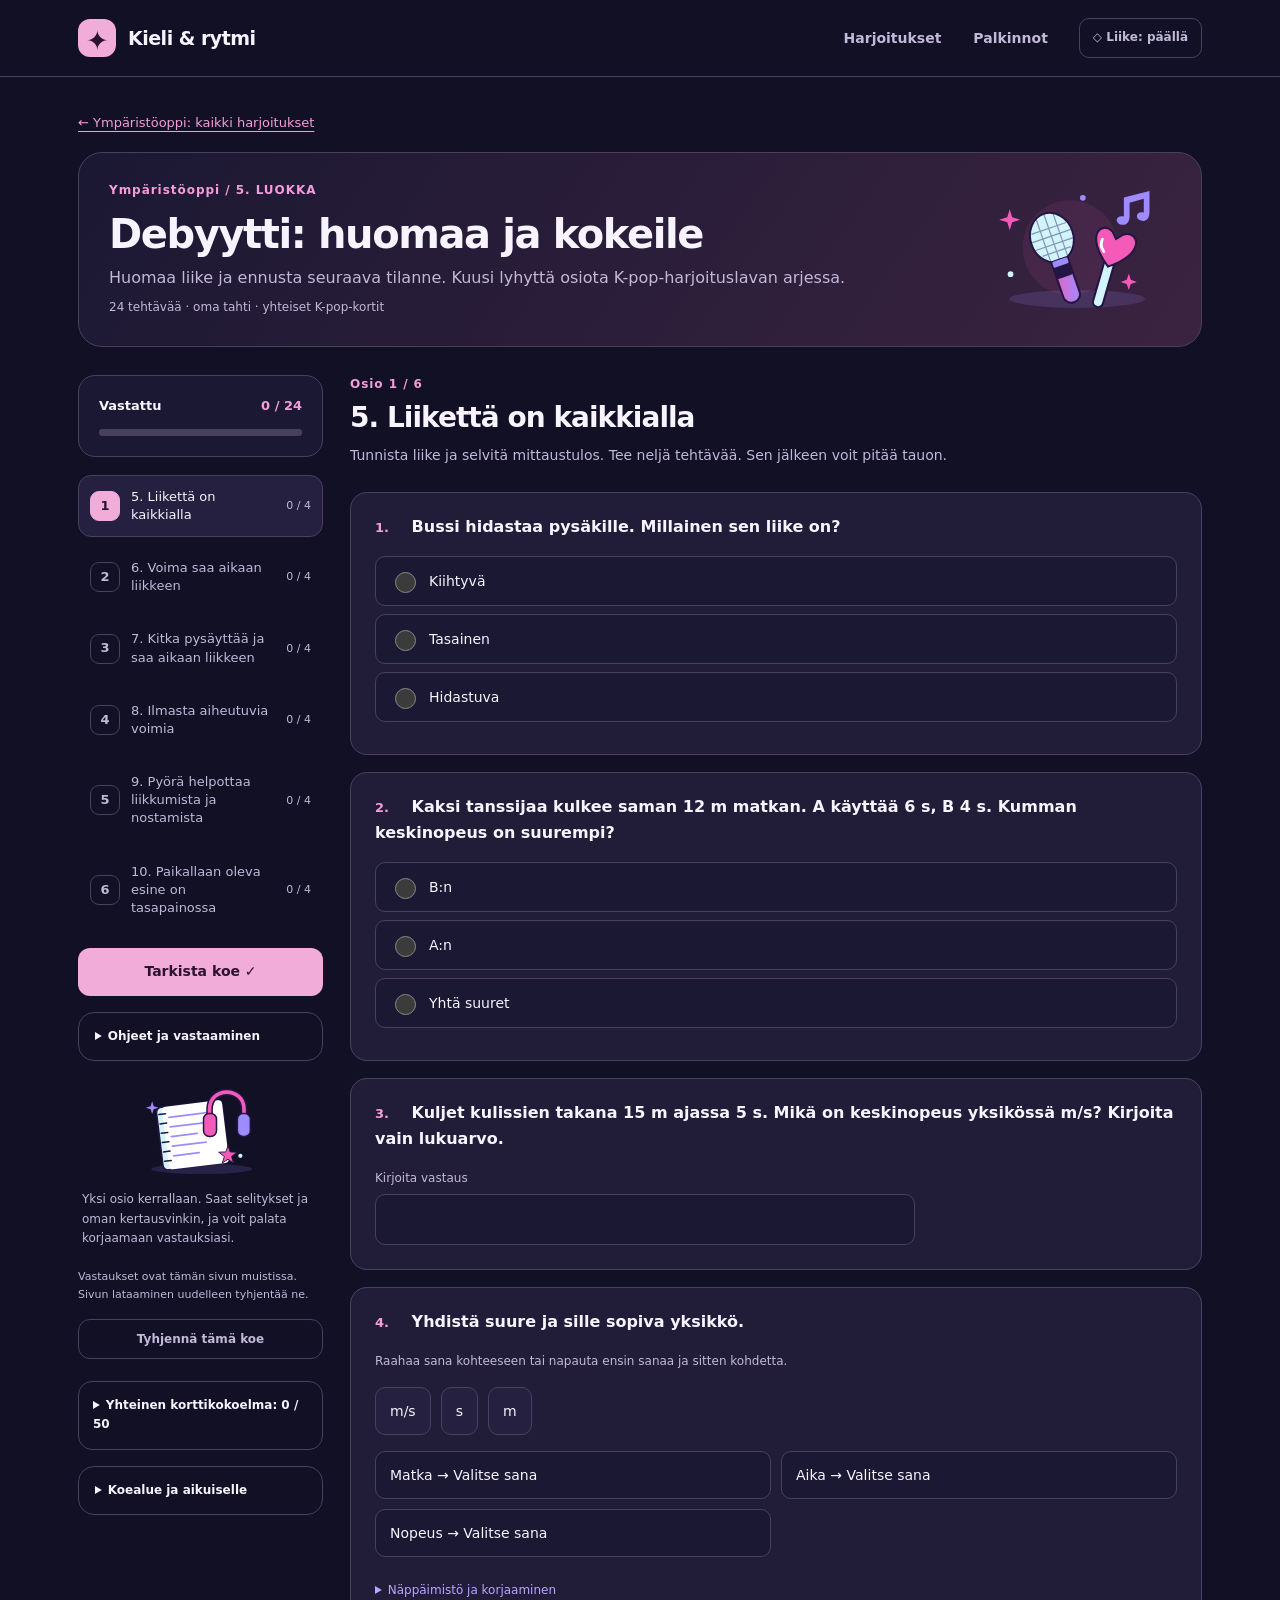
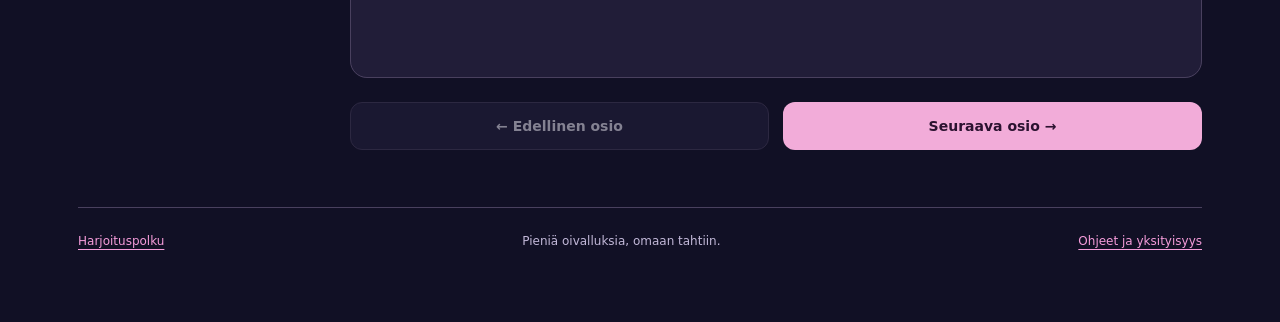
<file: sisalto/5/ymparistooppi/liike-ja-voima-1.html>
<!doctype html>
<html lang="fi"><head>
<meta charset="utf-8"><meta name="viewport" content="width=device-width, initial-scale=1"><meta name="color-scheme" content="dark light">
<meta name="description" content="Huomaa liike ja ennusta seuraava tilanne. Kuusi lyhyttä osiota K-pop-harjoituslavan arjessa.">
<meta http-equiv="Content-Security-Policy" content="default-src 'self'; script-src 'self'; style-src 'self'; img-src 'self' data:; connect-src 'none'; object-src 'none'; base-uri 'self'; form-action 'none'">
<title>Debyytti: huomaa ja kokeile · Kieli &amp; rytmi · Harjoituspolku</title>
<link rel="icon" href="../../../assets/merkki.svg" type="image/svg+xml"><link rel="stylesheet" href="../../../assets/style.css"><link rel="stylesheet" href="../../../assets/rhythm.css">
</head><body class="rhythm-page motion-on" data-theme="neon">
<a class="skip" href="#sisalto">Siirry sisältöön</a>
<header class="site-header"><div class="header-inner"><a class="brand" href="../../../index.html"><span class="brand-mark" aria-hidden="true">✦</span>Kieli &amp; rytmi</a><nav class="header-nav" aria-label="Päävalikko"><a class="nav-button" href="../../../index.html?luokka=5&amp;aine=Ymp%C3%A4rist%C3%B6oppi#kokeet">Harjoitukset</a><a class="nav-button" href="../../../sisalto/5/suomen-kieli/kpop/index.html?palkinnot=1">Palkinnot</a><button type="button" id="page-motion" class="nav-button motion-button" aria-pressed="true" aria-label="Poista animaatiot käytöstä">◇ Liike: päällä</button></nav></div></header>
<main id="sisalto" class="wrap"><nav class="crumb" aria-label="Murupolku"><a href="../../../index.html?luokka=5&amp;aine=Ymp%C3%A4rist%C3%B6oppi#kokeet">← Ympäristöoppi: kaikki harjoitukset</a></nav>
<header class="quiz-banner"><div><p class="eyebrow">Ympäristöoppi / 5. LUOKKA</p><h1>Debyytti: huomaa ja kokeile</h1><p>Huomaa liike ja ennusta seuraava tilanne. Kuusi lyhyttä osiota K-pop-harjoituslavan arjessa.</p><p><span data-quiz-count>24</span> tehtävää · oma tahti · yhteiset K-pop-kortit</p></div><img src="../../../assets/rhythm-neon-stage.svg" alt="Kuvitus: mikrofoni ja valotikku." width="195" height="143"></header>

<div id="quiz-workspace"><div class="quiz-grid"><aside class="sidebar" aria-label="Kokeen eteneminen"><div class="progress-box"><div class="progress-title"><label for="progress">Vastattu</label><strong id="progresslabel">0 / 24</strong></div><progress id="progress" max="24" value="0" aria-label="Vastattuja tehtäviä"></progress></div>
<nav id="sections" class="sections-nav" aria-label="Kokeen osiot"></nav><button type="submit" form="quizform" class="button full">Tarkista koe ✓</button>
<details class="adult-notes instructions-box"><summary>Ohjeet ja vastaaminen</summary><p>Tee osio kerrallaan. Voit liikkua osioiden välillä menettämättä vastauksiasi. Tarkistus käy aina läpi koko kokeen.</p><p>Voit raahata tai napauttaa. Näppäimistöllä käytä Tab-, Enter- ja välilyöntinäppäimiä. Tehtäväkohtaiset lisäohjeet löytyvät jokaisesta palikkatehtävästä.</p><p>Isot kirjaimet, ylimääräiset välilyönnit ja virkkeen lopun piste eivät haittaa. Kun tehtävässä pyydetään kirjoittamaan, kirjoita vain lukuarvo tai yksikkötunnus. Selityksiä ei tarvitse kirjoittaa. Voit pitää tauon osioiden välissä. Käännä koko merkitys ja käytä koealueen sanoja. Jokainen kokonainen tehtävä on yhden pisteen arvoinen.</p><p>Kun vastaat kaikkiin ja tarkistat, saat korttibuusterin. Täysiä pisteitä ei tarvita.</p><label class="motion-setting"><input type="checkbox" id="motion" checked> Näytä palkinnon rauhallinen animaatio</label></details>
<div class="side-note"><img src="../../../assets/rhythm-neon-desk.svg" alt="Kuvitus: muistikirja ja kuulokkeet." width="150" height="100"><p>Yksi osio kerrallaan. Saat selitykset ja oman kertausvinkin, ja voit palata korjaamaan vastauksiasi.</p></div>
<p class="save-note">Vastaukset ovat tämän sivun muistissa. Sivun lataaminen uudelleen tyhjentää ne.</p><button type="button" id="reset" class="button ghost small full">Tyhjennä tämä koe</button>
<details class="collection-note" aria-label="Yhteinen korttikokoelma"><summary><strong data-rewards-count>Yhteinen korttikokoelma</strong></summary><p>Samat 50 korttia kaikista aineista.</p><a href="../../../sisalto/5/suomen-kieli/kpop/index.html?palkinnot=1">Katso kortit →</a><button type="button" class="button secondary small full" data-rewards-remember aria-pressed="false">Muista tällä laitteella: pois</button><p class="save-note" data-rewards-note>Kokoelma toimii tässä selaimessa ilman kirjautumista.</p></details>
<details class="adult-notes source-note"><summary>Koealue ja aikuiselle</summary><p>Harjoitus perustuu koealueeseen: luvut 5–10, sivut 18–29. Mukana ovat liikkeen, voiman, kitkan, ilman aiheuttamien voimien, pyörien ja tasapainon ydinkäsitteet. Raketti- ja suihkumoottorien sivuaihe ei kuulu näihin tehtäviin.</p><p>Täydennä puuttuvat vastaukset ennen osaamisen arviointia. Kirjoitustehtävien automaattinen tarkistus hyväksyy tehtäväkohtaisesti määritellyt vaihtoehdot.</p></details></aside>
<section class="section-content" aria-label="Tehtävät"><p id="section-position" class="eyebrow"></p><form id="quizform"><div id="questions"></div><div class="section-bottom"><button type="button" id="previous-section" class="button secondary">← Edellinen osio</button><button type="button" id="next-section" class="button">Seuraava osio →</button><button type="submit" id="last-section-check" class="button" hidden>Tarkista koe ✓</button></div></form></section></div></div>
<div id="result-view" hidden><div class="result-top"><section id="result" class="result-summary" tabindex="-1" aria-labelledby="resulttitle" hidden></section><section id="reward" class="reward-panel" hidden><p class="eyebrow">HARJOITTELUSTA PALKINNOKSI</p><h2>Oma korttibuusterisi</h2><p>Harjoitus tehty! Valitse yksi viidestä uudesta kortista yhteiseen kokoelmaasi.</p><div class="booster-pack" role="img" aria-label="Harjoituspolun korttibuusteri"><p class="pack-series">HARJOITUSPOLKU / PHOTO SERIES</p><span class="pack-star" aria-hidden="true">✦</span><strong>OIVALLUS<br>BOOSTER</strong><span class="pack-count">5 KORTTIA · VALITSE 1</span><p class="pack-foot">TUIDE · ILLIT · TWICE<br>BLACKPINK · aespa</p></div><a id="shared-reward-link" class="button full" hidden>Avaa korttibuusteri</a><p id="shared-reward-error" class="alert" hidden>Selain ei salli palkinnon siirtämistä kokoelmaan. Salli tämän sivuston selaintallennus ja tarkista koe uudelleen.</p><p>Jokainen yritys vahvistaa taitojasi.</p></section></div><div id="answer-review"></div></div>
<noscript><p>Tämän harjoituksen automaattinen tarkistus tarvitsee JavaScriptin.</p></noscript>
<footer class="footer-note"><a href="../../../index.html">Harjoituspolku</a><span>Pieniä oivalluksia, omaan tahtiin.</span><a href="../../../tietoa.html">Ohjeet ja yksityisyys</a></footer></main>
<div id="quiz-announcement" class="sr-only" role="status" aria-live="polite"></div>
<script src="liike-ja-voima-1.js"></script><script src="../../../assets/grading.js"></script><script src="../../../assets/review.js"></script><script src="../../../assets/rewards.js"></script><script src="../../../assets/wordhunt.js"></script><script src="../../../assets/interactions.js"></script><script src="../../../assets/rhythm.js"></script><script src="../../../assets/quiz.js"></script></body></html>
</file>
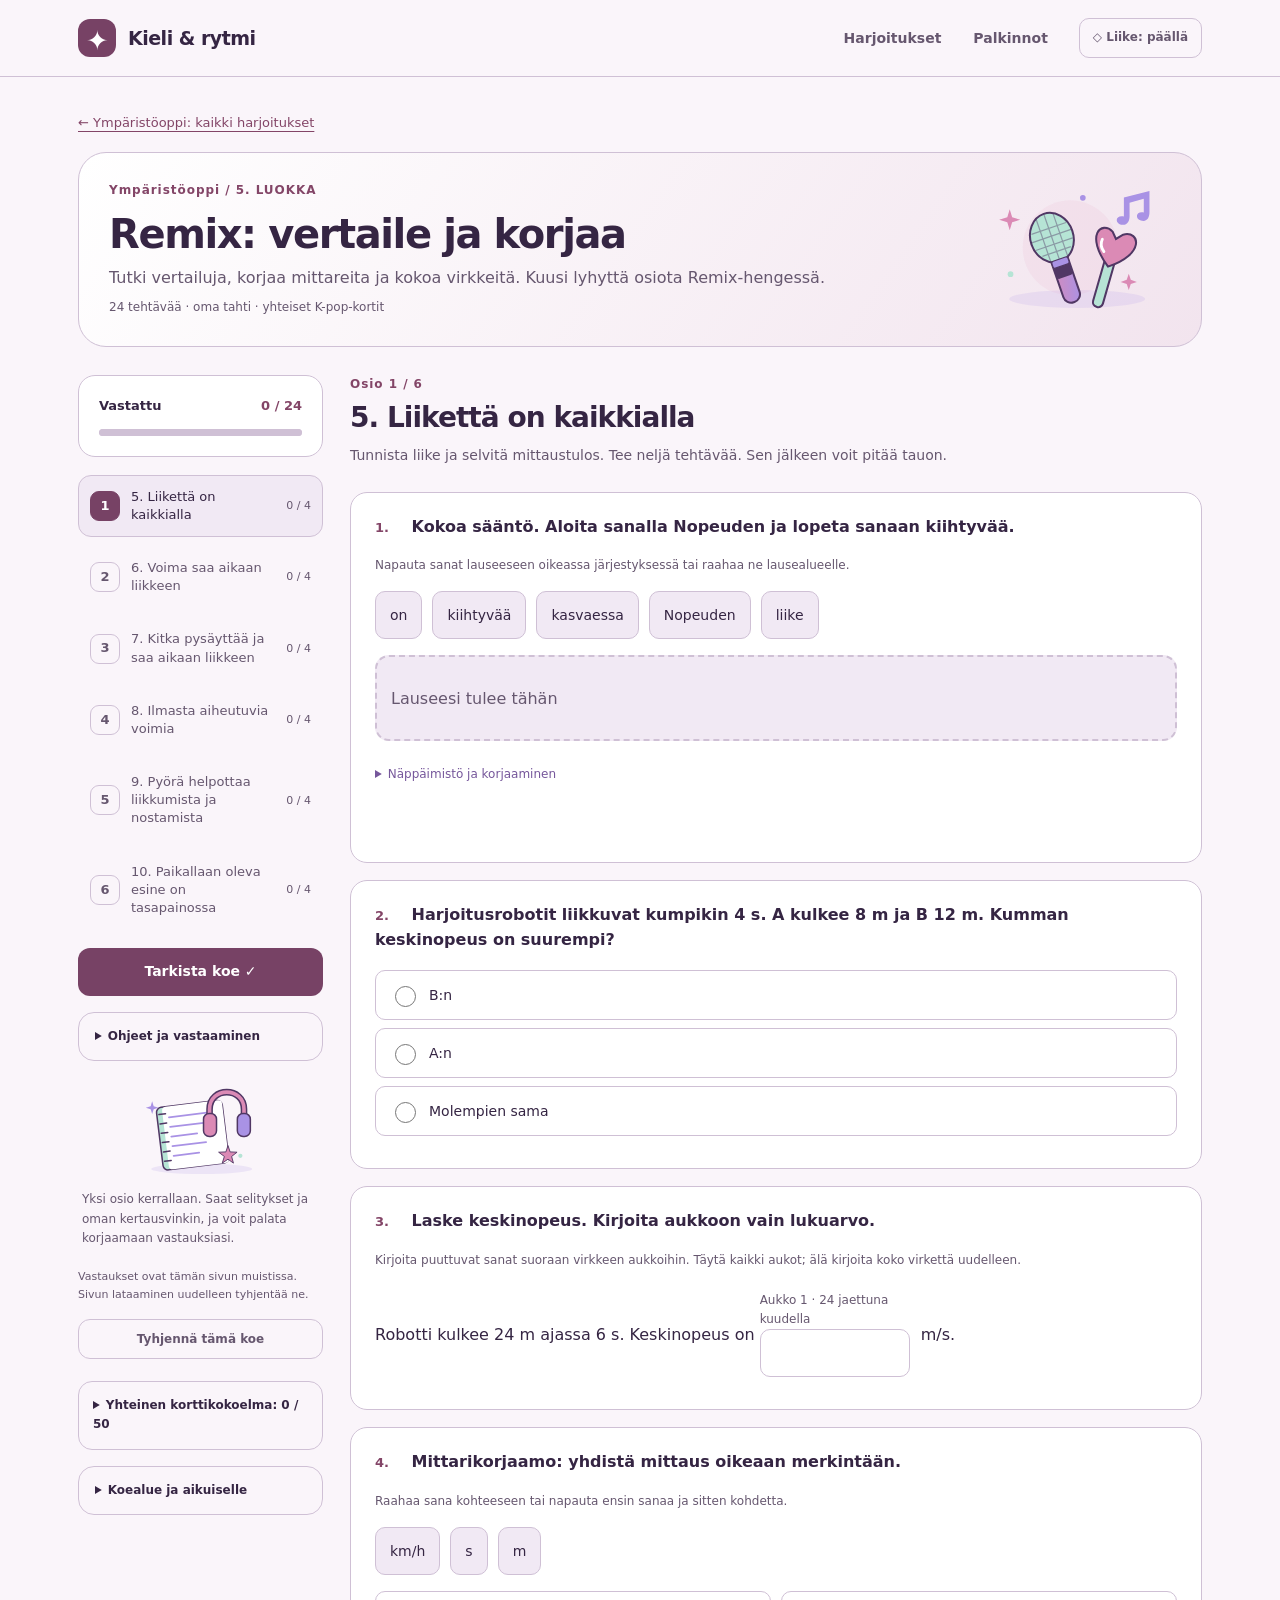
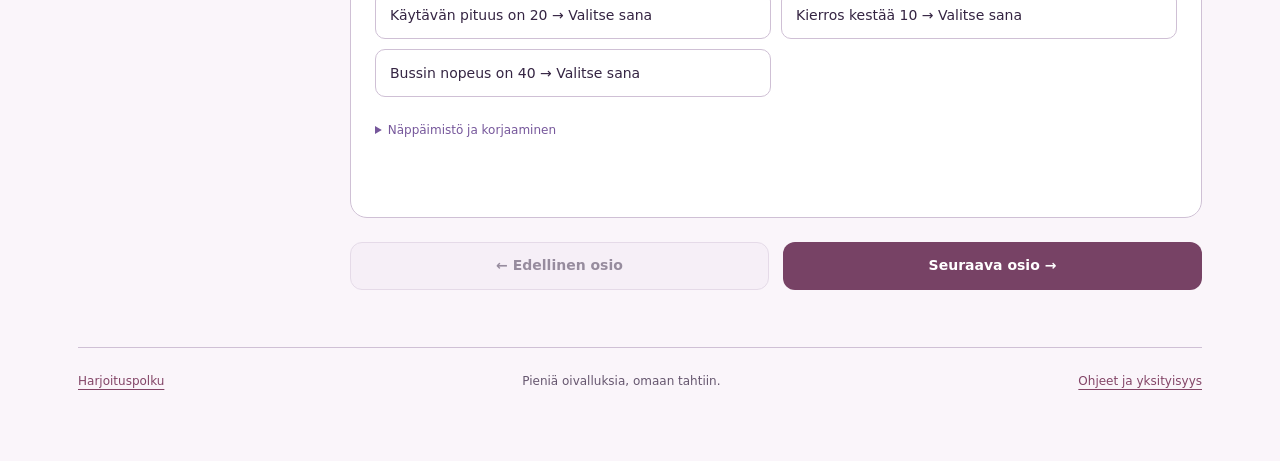
<file: sisalto/5/ymparistooppi/liike-ja-voima-2.html>
<!doctype html>
<html lang="fi"><head>
<meta charset="utf-8"><meta name="viewport" content="width=device-width, initial-scale=1"><meta name="color-scheme" content="dark light">
<meta name="description" content="Tutki vertailuja, korjaa mittareita ja kokoa virkkeitä. Kuusi lyhyttä osiota Remix-hengessä.">
<meta http-equiv="Content-Security-Policy" content="default-src 'self'; script-src 'self'; style-src 'self'; img-src 'self' data:; connect-src 'none'; object-src 'none'; base-uri 'self'; form-action 'none'">
<title>Remix: vertaile ja korjaa · Kieli &amp; rytmi · Harjoituspolku</title>
<link rel="icon" href="../../../assets/merkki.svg" type="image/svg+xml"><link rel="stylesheet" href="../../../assets/style.css"><link rel="stylesheet" href="../../../assets/rhythm.css">
</head><body class="rhythm-page motion-on" data-theme="pastel">
<a class="skip" href="#sisalto">Siirry sisältöön</a>
<header class="site-header"><div class="header-inner"><a class="brand" href="../../../index.html"><span class="brand-mark" aria-hidden="true">✦</span>Kieli &amp; rytmi</a><nav class="header-nav" aria-label="Päävalikko"><a class="nav-button" href="../../../index.html?luokka=5&amp;aine=Ymp%C3%A4rist%C3%B6oppi#kokeet">Harjoitukset</a><a class="nav-button" href="../../../sisalto/5/suomen-kieli/kpop/index.html?palkinnot=1">Palkinnot</a><button type="button" id="page-motion" class="nav-button motion-button" aria-pressed="true" aria-label="Poista animaatiot käytöstä">◇ Liike: päällä</button></nav></div></header>
<main id="sisalto" class="wrap"><nav class="crumb" aria-label="Murupolku"><a href="../../../index.html?luokka=5&amp;aine=Ymp%C3%A4rist%C3%B6oppi#kokeet">← Ympäristöoppi: kaikki harjoitukset</a></nav>
<header class="quiz-banner"><div><p class="eyebrow">Ympäristöoppi / 5. LUOKKA</p><h1>Remix: vertaile ja korjaa</h1><p>Tutki vertailuja, korjaa mittareita ja kokoa virkkeitä. Kuusi lyhyttä osiota Remix-hengessä.</p><p><span data-quiz-count>24</span> tehtävää · oma tahti · yhteiset K-pop-kortit</p></div><img src="../../../assets/rhythm-pastel-stage.svg" alt="Kuvitus: mikrofoni ja valotikku." width="195" height="143"></header>

<div id="quiz-workspace"><div class="quiz-grid"><aside class="sidebar" aria-label="Kokeen eteneminen"><div class="progress-box"><div class="progress-title"><label for="progress">Vastattu</label><strong id="progresslabel">0 / 24</strong></div><progress id="progress" max="24" value="0" aria-label="Vastattuja tehtäviä"></progress></div>
<nav id="sections" class="sections-nav" aria-label="Kokeen osiot"></nav><button type="submit" form="quizform" class="button full">Tarkista koe ✓</button>
<details class="adult-notes instructions-box"><summary>Ohjeet ja vastaaminen</summary><p>Tee osio kerrallaan. Voit liikkua osioiden välillä menettämättä vastauksiasi. Tarkistus käy aina läpi koko kokeen.</p><p>Voit raahata tai napauttaa. Näppäimistöllä käytä Tab-, Enter- ja välilyöntinäppäimiä. Tehtäväkohtaiset lisäohjeet löytyvät jokaisesta palikkatehtävästä.</p><p>Isot kirjaimet, ylimääräiset välilyönnit ja virkkeen lopun piste eivät haittaa. Kun tehtävässä pyydetään kirjoittamaan, kirjoita vain lukuarvo tai yksikkötunnus. Selityksiä ei tarvitse kirjoittaa. Voit pitää tauon osioiden välissä. Käännä koko merkitys ja käytä koealueen sanoja. Jokainen kokonainen tehtävä on yhden pisteen arvoinen.</p><p>Kun vastaat kaikkiin ja tarkistat, saat korttibuusterin. Täysiä pisteitä ei tarvita.</p><label class="motion-setting"><input type="checkbox" id="motion" checked> Näytä palkinnon rauhallinen animaatio</label></details>
<div class="side-note"><img src="../../../assets/rhythm-pastel-desk.svg" alt="Kuvitus: muistikirja ja kuulokkeet." width="150" height="100"><p>Yksi osio kerrallaan. Saat selitykset ja oman kertausvinkin, ja voit palata korjaamaan vastauksiasi.</p></div>
<p class="save-note">Vastaukset ovat tämän sivun muistissa. Sivun lataaminen uudelleen tyhjentää ne.</p><button type="button" id="reset" class="button ghost small full">Tyhjennä tämä koe</button>
<details class="collection-note" aria-label="Yhteinen korttikokoelma"><summary><strong data-rewards-count>Yhteinen korttikokoelma</strong></summary><p>Samat 50 korttia kaikista aineista.</p><a href="../../../sisalto/5/suomen-kieli/kpop/index.html?palkinnot=1">Katso kortit →</a><button type="button" class="button secondary small full" data-rewards-remember aria-pressed="false">Muista tällä laitteella: pois</button><p class="save-note" data-rewards-note>Kokoelma toimii tässä selaimessa ilman kirjautumista.</p></details>
<details class="adult-notes source-note"><summary>Koealue ja aikuiselle</summary><p>Harjoitus perustuu koealueeseen: luvut 5–10, sivut 18–29. Mukana ovat liikkeen, voiman, kitkan, ilman aiheuttamien voimien, pyörien ja tasapainon ydinkäsitteet. Raketti- ja suihkumoottorien sivuaihe ei kuulu näihin tehtäviin.</p><p>Täydennä puuttuvat vastaukset ennen osaamisen arviointia. Kirjoitustehtävien automaattinen tarkistus hyväksyy tehtäväkohtaisesti määritellyt vaihtoehdot.</p></details></aside>
<section class="section-content" aria-label="Tehtävät"><p id="section-position" class="eyebrow"></p><form id="quizform"><div id="questions"></div><div class="section-bottom"><button type="button" id="previous-section" class="button secondary">← Edellinen osio</button><button type="button" id="next-section" class="button">Seuraava osio →</button><button type="submit" id="last-section-check" class="button" hidden>Tarkista koe ✓</button></div></form></section></div></div>
<div id="result-view" hidden><div class="result-top"><section id="result" class="result-summary" tabindex="-1" aria-labelledby="resulttitle" hidden></section><section id="reward" class="reward-panel" hidden><p class="eyebrow">HARJOITTELUSTA PALKINNOKSI</p><h2>Oma korttibuusterisi</h2><p>Harjoitus tehty! Valitse yksi viidestä uudesta kortista yhteiseen kokoelmaasi.</p><div class="booster-pack" role="img" aria-label="Harjoituspolun korttibuusteri"><p class="pack-series">HARJOITUSPOLKU / PHOTO SERIES</p><span class="pack-star" aria-hidden="true">✦</span><strong>OIVALLUS<br>BOOSTER</strong><span class="pack-count">5 KORTTIA · VALITSE 1</span><p class="pack-foot">TUIDE · ILLIT · TWICE<br>BLACKPINK · aespa</p></div><a id="shared-reward-link" class="button full" hidden>Avaa korttibuusteri</a><p id="shared-reward-error" class="alert" hidden>Selain ei salli palkinnon siirtämistä kokoelmaan. Salli tämän sivuston selaintallennus ja tarkista koe uudelleen.</p><p>Jokainen yritys vahvistaa taitojasi.</p></section></div><div id="answer-review"></div></div>
<noscript><p>Tämän harjoituksen automaattinen tarkistus tarvitsee JavaScriptin.</p></noscript>
<footer class="footer-note"><a href="../../../index.html">Harjoituspolku</a><span>Pieniä oivalluksia, omaan tahtiin.</span><a href="../../../tietoa.html">Ohjeet ja yksityisyys</a></footer></main>
<div id="quiz-announcement" class="sr-only" role="status" aria-live="polite"></div>
<script src="liike-ja-voima-2.js"></script><script src="../../../assets/grading.js"></script><script src="../../../assets/review.js"></script><script src="../../../assets/rewards.js"></script><script src="../../../assets/wordhunt.js"></script><script src="../../../assets/interactions.js"></script><script src="../../../assets/rhythm.js"></script><script src="../../../assets/quiz.js"></script></body></html>
</file>
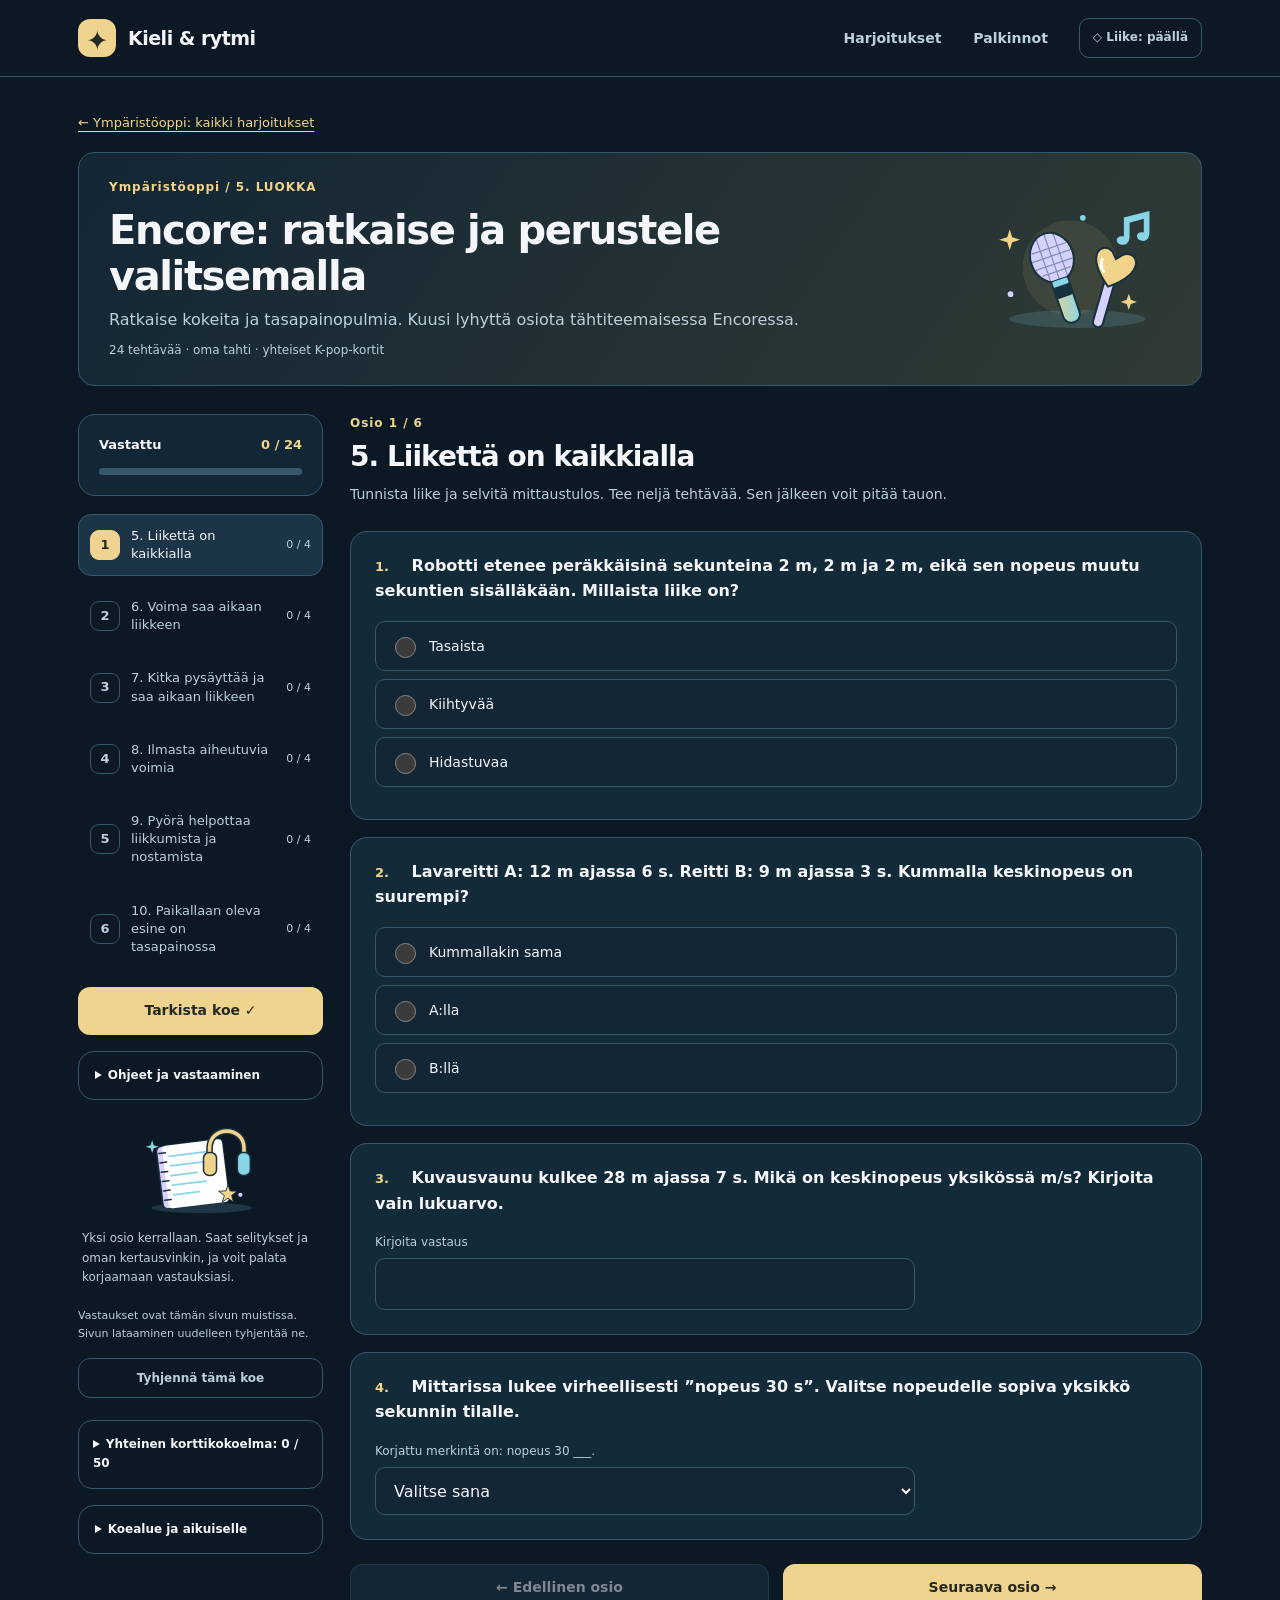
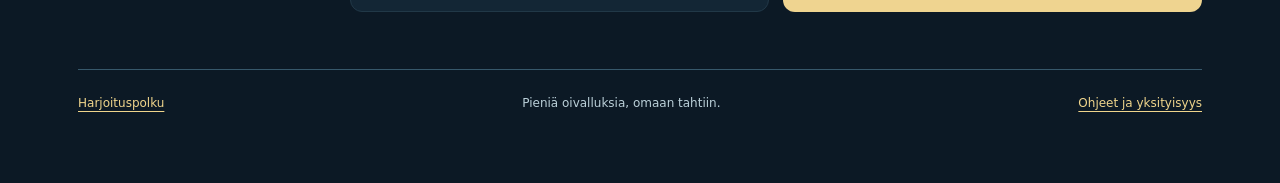
<file: sisalto/5/ymparistooppi/liike-ja-voima-3.html>
<!doctype html>
<html lang="fi"><head>
<meta charset="utf-8"><meta name="viewport" content="width=device-width, initial-scale=1"><meta name="color-scheme" content="dark light">
<meta name="description" content="Ratkaise kokeita ja tasapainopulmia. Kuusi lyhyttä osiota tähtiteemaisessa Encoressa.">
<meta http-equiv="Content-Security-Policy" content="default-src 'self'; script-src 'self'; style-src 'self'; img-src 'self' data:; connect-src 'none'; object-src 'none'; base-uri 'self'; form-action 'none'">
<title>Encore: ratkaise ja perustele valitsemalla · Kieli &amp; rytmi · Harjoituspolku</title>
<link rel="icon" href="../../../assets/merkki.svg" type="image/svg+xml"><link rel="stylesheet" href="../../../assets/style.css"><link rel="stylesheet" href="../../../assets/rhythm.css">
</head><body class="rhythm-page motion-on" data-theme="galaxy">
<a class="skip" href="#sisalto">Siirry sisältöön</a>
<header class="site-header"><div class="header-inner"><a class="brand" href="../../../index.html"><span class="brand-mark" aria-hidden="true">✦</span>Kieli &amp; rytmi</a><nav class="header-nav" aria-label="Päävalikko"><a class="nav-button" href="../../../index.html?luokka=5&amp;aine=Ymp%C3%A4rist%C3%B6oppi#kokeet">Harjoitukset</a><a class="nav-button" href="../../../sisalto/5/suomen-kieli/kpop/index.html?palkinnot=1">Palkinnot</a><button type="button" id="page-motion" class="nav-button motion-button" aria-pressed="true" aria-label="Poista animaatiot käytöstä">◇ Liike: päällä</button></nav></div></header>
<main id="sisalto" class="wrap"><nav class="crumb" aria-label="Murupolku"><a href="../../../index.html?luokka=5&amp;aine=Ymp%C3%A4rist%C3%B6oppi#kokeet">← Ympäristöoppi: kaikki harjoitukset</a></nav>
<header class="quiz-banner"><div><p class="eyebrow">Ympäristöoppi / 5. LUOKKA</p><h1>Encore: ratkaise ja perustele valitsemalla</h1><p>Ratkaise kokeita ja tasapainopulmia. Kuusi lyhyttä osiota tähtiteemaisessa Encoressa.</p><p><span data-quiz-count>24</span> tehtävää · oma tahti · yhteiset K-pop-kortit</p></div><img src="../../../assets/rhythm-galaxy-stage.svg" alt="Kuvitus: mikrofoni ja valotikku." width="195" height="143"></header>

<div id="quiz-workspace"><div class="quiz-grid"><aside class="sidebar" aria-label="Kokeen eteneminen"><div class="progress-box"><div class="progress-title"><label for="progress">Vastattu</label><strong id="progresslabel">0 / 24</strong></div><progress id="progress" max="24" value="0" aria-label="Vastattuja tehtäviä"></progress></div>
<nav id="sections" class="sections-nav" aria-label="Kokeen osiot"></nav><button type="submit" form="quizform" class="button full">Tarkista koe ✓</button>
<details class="adult-notes instructions-box"><summary>Ohjeet ja vastaaminen</summary><p>Tee osio kerrallaan. Voit liikkua osioiden välillä menettämättä vastauksiasi. Tarkistus käy aina läpi koko kokeen.</p><p>Voit raahata tai napauttaa. Näppäimistöllä käytä Tab-, Enter- ja välilyöntinäppäimiä. Tehtäväkohtaiset lisäohjeet löytyvät jokaisesta palikkatehtävästä.</p><p>Isot kirjaimet, ylimääräiset välilyönnit ja virkkeen lopun piste eivät haittaa. Kun tehtävässä pyydetään kirjoittamaan, kirjoita vain lukuarvo tai yksikkötunnus. Selityksiä ei tarvitse kirjoittaa. Voit pitää tauon osioiden välissä. Käännä koko merkitys ja käytä koealueen sanoja. Jokainen kokonainen tehtävä on yhden pisteen arvoinen.</p><p>Kun vastaat kaikkiin ja tarkistat, saat korttibuusterin. Täysiä pisteitä ei tarvita.</p><label class="motion-setting"><input type="checkbox" id="motion" checked> Näytä palkinnon rauhallinen animaatio</label></details>
<div class="side-note"><img src="../../../assets/rhythm-galaxy-desk.svg" alt="Kuvitus: muistikirja ja kuulokkeet." width="150" height="100"><p>Yksi osio kerrallaan. Saat selitykset ja oman kertausvinkin, ja voit palata korjaamaan vastauksiasi.</p></div>
<p class="save-note">Vastaukset ovat tämän sivun muistissa. Sivun lataaminen uudelleen tyhjentää ne.</p><button type="button" id="reset" class="button ghost small full">Tyhjennä tämä koe</button>
<details class="collection-note" aria-label="Yhteinen korttikokoelma"><summary><strong data-rewards-count>Yhteinen korttikokoelma</strong></summary><p>Samat 50 korttia kaikista aineista.</p><a href="../../../sisalto/5/suomen-kieli/kpop/index.html?palkinnot=1">Katso kortit →</a><button type="button" class="button secondary small full" data-rewards-remember aria-pressed="false">Muista tällä laitteella: pois</button><p class="save-note" data-rewards-note>Kokoelma toimii tässä selaimessa ilman kirjautumista.</p></details>
<details class="adult-notes source-note"><summary>Koealue ja aikuiselle</summary><p>Harjoitus perustuu koealueeseen: luvut 5–10, sivut 18–29. Mukana ovat liikkeen, voiman, kitkan, ilman aiheuttamien voimien, pyörien ja tasapainon ydinkäsitteet. Raketti- ja suihkumoottorien sivuaihe ei kuulu näihin tehtäviin.</p><p>Täydennä puuttuvat vastaukset ennen osaamisen arviointia. Kirjoitustehtävien automaattinen tarkistus hyväksyy tehtäväkohtaisesti määritellyt vaihtoehdot.</p></details></aside>
<section class="section-content" aria-label="Tehtävät"><p id="section-position" class="eyebrow"></p><form id="quizform"><div id="questions"></div><div class="section-bottom"><button type="button" id="previous-section" class="button secondary">← Edellinen osio</button><button type="button" id="next-section" class="button">Seuraava osio →</button><button type="submit" id="last-section-check" class="button" hidden>Tarkista koe ✓</button></div></form></section></div></div>
<div id="result-view" hidden><div class="result-top"><section id="result" class="result-summary" tabindex="-1" aria-labelledby="resulttitle" hidden></section><section id="reward" class="reward-panel" hidden><p class="eyebrow">HARJOITTELUSTA PALKINNOKSI</p><h2>Oma korttibuusterisi</h2><p>Harjoitus tehty! Valitse yksi viidestä uudesta kortista yhteiseen kokoelmaasi.</p><div class="booster-pack" role="img" aria-label="Harjoituspolun korttibuusteri"><p class="pack-series">HARJOITUSPOLKU / PHOTO SERIES</p><span class="pack-star" aria-hidden="true">✦</span><strong>OIVALLUS<br>BOOSTER</strong><span class="pack-count">5 KORTTIA · VALITSE 1</span><p class="pack-foot">TUIDE · ILLIT · TWICE<br>BLACKPINK · aespa</p></div><a id="shared-reward-link" class="button full" hidden>Avaa korttibuusteri</a><p id="shared-reward-error" class="alert" hidden>Selain ei salli palkinnon siirtämistä kokoelmaan. Salli tämän sivuston selaintallennus ja tarkista koe uudelleen.</p><p>Jokainen yritys vahvistaa taitojasi.</p></section></div><div id="answer-review"></div></div>
<noscript><p>Tämän harjoituksen automaattinen tarkistus tarvitsee JavaScriptin.</p></noscript>
<footer class="footer-note"><a href="../../../index.html">Harjoituspolku</a><span>Pieniä oivalluksia, omaan tahtiin.</span><a href="../../../tietoa.html">Ohjeet ja yksityisyys</a></footer></main>
<div id="quiz-announcement" class="sr-only" role="status" aria-live="polite"></div>
<script src="liike-ja-voima-3.js"></script><script src="../../../assets/grading.js"></script><script src="../../../assets/review.js"></script><script src="../../../assets/rewards.js"></script><script src="../../../assets/wordhunt.js"></script><script src="../../../assets/interactions.js"></script><script src="../../../assets/rhythm.js"></script><script src="../../../assets/quiz.js"></script></body></html>
</file>
<file: assets/style.css>
:root{font-family:ui-rounded,'Segoe UI',system-ui,sans-serif;color:#26243a;background:#fbf9f3;font-synthesis:none;line-height:1.6;--purple:#5540b8;--border:#dad6e3}*{box-sizing:border-box}html{scroll-behavior:smooth;scroll-padding-top:24px}body{margin:0}a{color:var(--purple);text-underline-offset:4px}button,input,select{font:inherit}button,a,input,select{-webkit-tap-highlight-color:transparent}button{cursor:pointer}a:focus-visible,button:focus-visible,input:focus-visible,select:focus-visible,summary:focus-visible,[tabindex]:focus-visible{outline:3px solid #9e4e00;outline-offset:5px}.skip{position:fixed;top:-100px;left:15px;background:#fff;padding:12px;z-index:30}.skip:focus{top:10px}.top{max-width:1220px;margin:auto;display:flex;justify-content:space-between;align-items:center;padding:26px 34px;border-bottom:1px solid var(--border);gap:24px}.brand{display:inline-flex;align-items:center;gap:12px;color:#292438;font-weight:800;font-size:22px;text-decoration:none;letter-spacing:-.7px}.brandmark{background:var(--purple);color:white;border-radius:12px;display:inline-flex;align-items:center;justify-content:center;width:42px;height:42px;font-size:35px;position:relative;line-height:1}.brandmark span{position:absolute;font-size:13px;right:3px;top:4px;color:#ffe198}.top nav{display:flex;gap:30px}.top nav a{color:#363145;font-weight:600;text-decoration:none;padding:10px 0}.top nav a:hover{text-decoration:underline}main{max-width:1152px;margin:auto}.hero{display:grid;grid-template-columns:1.15fr 1fr;gap:50px;align-items:center;padding:74px 0 84px}.eyebrow{font-size:12px;font-weight:800;letter-spacing:1.8px;color:#5c507b}.hero h1{font-size:clamp(44px,5.3vw,72px);line-height:1.1;letter-spacing:-3px;margin:23px 0}.hero h1 em{font-family:Georgia,serif;font-weight:500;color:var(--purple)}.lead{font-size:20px;max-width:520px}.hero .lead{margin:26px 0 30px}.button{display:inline-flex;align-items:center;justify-content:center;gap:32px;padding:14px 24px;background:var(--purple);color:#fff;border:2px solid var(--purple);border-radius:12px;font-weight:700;text-decoration:none;min-height:50px}.button:hover{background:#41308f}.quiet{font-size:14px;color:#605a6d}.hero .quiet{margin-top:20px}.hero-art{min-height:370px;background:#e6e0f3;border-radius:44% 40% 38% 45%;position:relative;display:grid;place-items:center}.note{transform:rotate(-8deg);background:#f9d878;box-shadow:10px 13px 0 #d0c4e3;padding:30px;width:245px;position:relative;z-index:1}.note>span:first-child{font-size:10px;font-weight:800;letter-spacing:2px}.note strong{display:block;font-size:46px;line-height:1.12;letter-spacing:-2px;margin:19px 0 25px}.note-line{display:block;font-size:12px;border-top:1px solid #a78939;padding-top:12px}.spark{position:absolute;color:var(--purple);line-height:1}.one{font-size:90px;top:4px;right:14px;transform:rotate(15deg)}.two{font-size:75px;bottom:8px;left:6px}.art-pill{position:absolute;bottom:16px;right:8px;border:1px solid #524487;border-radius:40px;padding:10px 20px;background:#fff;transform:rotate(6deg);z-index:2;font-size:14px;font-weight:700}.pencil{width:24px;height:180px;background:linear-gradient(90deg,#7457d0 33%,#b79aeb 33%,#b79aeb 66%,#7457d0 66%);position:absolute;right:26px;bottom:60px;transform:rotate(27deg);border-radius:5px}.pencil:after{content:'';position:absolute;bottom:-30px;border-left:12px solid transparent;border-right:12px solid transparent;border-top:30px solid #e3b979}.library{padding:52px 0 64px;border-top:1px solid var(--border)}h2{font-size:30px;letter-spacing:-1px;line-height:1.25;margin:14px 0}h3{font-size:25px;line-height:1.3}.filters{display:flex;gap:20px;align-items:end;margin:30px 0 20px;background:#f0edf5;border:1px solid #e3ddea;padding:24px;border-radius:18px}.filters>div{flex:1}.filters label{display:block;font-size:14px;font-weight:700;margin-bottom:7px}input[type=search],input[type=text],select{padding:12px 14px;border:1px solid #9690a5;border-radius:9px;background:white;color:#26243a;min-height:48px;width:100%;min-width:0}.textbutton{background:none;color:var(--purple);text-decoration:underline;border:0;min-height:48px;white-space:nowrap;font-size:14px;padding:8px}.cards{display:grid;grid-template-columns:repeat(3,minmax(0,1fr));gap:24px}.card{border:1px solid var(--border);background:white;border-radius:20px;overflow:hidden;transition:transform .15s}.card:hover{transform:translateY(-3px)}.cardart{background:#e6dff4;color:var(--purple);font-family:Georgia,serif;font-size:75px;line-height:1;height:155px;display:flex;align-items:center;justify-content:center;letter-spacing:-6px;border-bottom:1px solid var(--border)}.cardbody{padding:24px}.cardbody .eyebrow{font-size:10px;letter-spacing:1.2px}.cardbody h3{margin:12px 0}.cardbody h3 a{color:#292438;text-decoration:none}.cardbody h3 a:hover{text-decoration:underline}.tags{display:flex;gap:6px;flex-wrap:wrap}.tags span{border-radius:6px;background:#f0edf5;padding:3px 8px;font-size:12px}.empty{grid-column:1/-1;background:white;padding:35px;border:1px dashed #9690a5;border-radius:18px}.encourage{display:flex;align-items:center;gap:30px;background:#eee8d9;border-radius:20px;margin:8px 0 65px;padding:30px}.encourage>span{font-size:65px;color:var(--purple)}.encourage h2{font-size:23px}.encourage p{margin:0}.encourage>a{white-space:nowrap;font-weight:700;font-size:14px}footer{max-width:1152px;margin:0 auto;padding:32px 0 40px;border-top:1px solid var(--border);display:flex;align-items:center;gap:30px;font-size:14px}footer p{flex:1;color:#605a6d}.prose{max-width:760px;padding:60px 0 80px}.prose h1,.quiz h1{font-size:clamp(34px,5vw,52px);line-height:1.15;letter-spacing:-1.5px}.prose h2{margin-top:40px;font-size:26px}.prose li{margin:12px 0}.quiz{max-width:850px;padding:30px 0 70px}.crumb{font-size:14px;margin-bottom:30px;overflow-wrap:anywhere}.quizhero{background:#e6e0f3;padding:32px;border-radius:22px}.quizhero h1{margin:12px 0}.instructions,.questionsection,.result{background:white;border:1px solid var(--border);border-radius:18px;padding:28px;margin:24px 0}.instructions h2{font-size:24px}.instructions label{display:flex;gap:12px;align-items:center;padding:8px 0}input[type=checkbox],input[type=radio]{accent-color:var(--purple);width:21px;height:21px;flex-shrink:0}.progresspanel{padding:18px 0}progress{display:block;width:100%;height:13px;accent-color:var(--purple);margin-top:12px}.sectionlinks{display:flex;gap:10px;flex-wrap:wrap}.sectionlinks a{font-size:13px;padding:10px 12px;background:#eee9f5;border-radius:8px}.question{border:0;border-top:1px solid var(--border);padding:25px 0 20px;margin:24px 0 0;min-width:0}.question legend{font-weight:700;padding:0 10px 0 0;font-size:18px;float:left;width:100%;margin:0 0 12px}.question legend+*{clear:left}.choice{display:flex;align-items:center;gap:10px;padding:12px 14px;margin:8px 0;border:1px solid var(--border);border-radius:10px;cursor:pointer;min-height:50px}.choice:has(input:checked){background:#eee9fc;border-color:var(--purple)}.question>label:not(.choice){display:block;font-size:14px;margin-bottom:7px}.question input[type=text]{max-width:540px}.feedback{padding:14px 16px;border-radius:9px;margin-bottom:0}.correct .feedback{background:#e2f1e9;color:#18583b}.incorrect .feedback{background:#fff0db;color:#70410d}.actions{display:flex;gap:14px;flex-wrap:wrap}.secondary{padding:13px 20px;border:1px solid #8b80a8;border-radius:10px;color:#47368a;background:#f0edf7;font-weight:700;min-height:48px}.result{border:2px solid var(--purple)}.reward{text-align:center;background:#ece6fa;padding:26px;border-radius:18px;margin:24px 0}.reward img{width:100%;height:auto;display:block;max-width:600px;margin:20px auto}.animate img{animation:reward-in 1.3s ease both}@keyframes reward-in{0%{transform:scale(.9) rotate(-4deg);opacity:.1}100%{transform:scale(1) rotate(0);opacity:1}}[hidden]{display:none!important}@media(max-width:1220px){main,footer{margin-left:34px;margin-right:34px}}@media(max-width:800px){.hero{gap:25px}.hero-art{min-height:300px}.note{width:200px;padding:25px}.note strong{font-size:38px}.one{font-size:65px}.pencil{right:0}.filters{flex-wrap:wrap}.filters>div{flex:1 1 200px}.cards{grid-template-columns:repeat(2,minmax(0,1fr))}.encourage{flex-wrap:wrap}.encourage>div{flex:1}footer{flex-wrap:wrap}footer p{flex:1 1 200px}.quiz{margin:auto;padding-left:24px;padding-right:24px}}@media(max-width:560px){.top{padding:18px 20px;gap:15px;flex-wrap:wrap}.brand{font-size:20px}.top nav{gap:22px;font-size:14px}.top nav a{padding:5px 0}main,footer{margin-left:20px;margin-right:20px}.hero{grid-template-columns:1fr;padding:36px 0 48px;gap:30px}.hero h1{letter-spacing:-2px;margin:16px 0}.hero .lead{font-size:18px}.hero-art{min-height:280px;max-width:400px;width:100%;justify-self:center}.note{width:205px;padding:22px}.note strong{font-size:35px;margin:15px 0}.hero .quiet{font-size:12px}.art-pill{bottom:0;right:0;font-size:12px}.one{right:0}.two{bottom:0}.pencil{height:120px;right:22px}.library{padding-top:32px}.library h2{font-size:28px}.filters{padding:16px;gap:16px}.filters>div{flex:1 1 100%}.textbutton{padding-left:0}.cards{grid-template-columns:1fr}.card{max-width:430px}.cardart{height:130px}.encourage{padding:22px;gap:15px;margin-bottom:40px}.encourage>span{font-size:45px}.encourage h2{font-size:22px}.encourage>div{flex-basis:220px}footer{display:block}footer>a:last-child{display:inline-block;padding:12px 0}.quiz{margin:0;padding:24px 16px 55px}.quizhero,.instructions,.questionsection,.result{padding:21px}.quiz .lead{font-size:18px}.questionsection h2{font-size:25px}.question legend{font-size:17px}.choice{padding:12px 9px}.prose{padding:35px 0 55px}.reward{padding:16px}}@media(prefers-reduced-motion:reduce){html{scroll-behavior:auto}*,*:before,*:after{animation:none!important;transition:none!important}}@media print{.top,footer,.actions,.sectionlinks,.instructions,.reward .button{display:none}body{background:white}.quiz{max-width:none}.questionsection{border:0}.question{break-inside:avoid}}

.cardart-neon{background:#211b3c;color:#f5a4d8}.cardart-pastel{background:#f4deec;color:#774265}.cardart-galaxy{background:#132a39;color:#efd490}

.review-plan{margin:28px 0;padding:24px;border:1px solid currentColor;border-radius:20px}.review-plan li{margin-bottom:20px}.review-plan h3{font-size:1.1rem}.review-plan p{line-height:1.65}

/* Shared mobile interactions: generous targets, visible selection and no hover dependency. */
.wordbank{display:flex;flex-wrap:wrap;gap:10px;margin:16px 0}.wordchip{border:2px solid #81759e;background:#f4f0fb;color:#30234e;border-radius:12px;padding:10px 14px;min-height:48px;max-width:100%;overflow-wrap:anywhere;touch-action:none;cursor:grab}.wordchip:active{cursor:grabbing}.wordchip[aria-pressed=true]{background:#5540b8;color:#fff;border-color:#30234e}.wordchip.assigned{border-style:dashed}.dragging{outline:4px solid #9e4e00;opacity:.7}.match-targets{display:grid;grid-template-columns:repeat(2,minmax(0,1fr));gap:10px}.match-targets button{text-align:left;background:#fff;touch-action:pan-y}.sentence-line{display:flex;flex-wrap:wrap;align-items:center;gap:10px;min-height:86px;border:2px dashed #81759e;border-radius:14px;padding:14px;background:#fffaf0}.empty-sentence:before{content:'Lauseesi tulee tähän';color:#605a6d}.interaction-help{font-size:14px;clear:both}.interaction-status{min-height:1.6em}.question select{max-width:540px}.spanish .quizhero{position:relative;overflow:hidden;border:1px solid #c6b9d5}.theme-ice .quizhero{background:linear-gradient(125deg,#fce1e9,#e0f3eb)}.theme-weather .quizhero{background:linear-gradient(125deg,#def2fc,#fff2c9)}.theme-final .quizhero{background:linear-gradient(125deg,#e5dcfc,#fce0ee)}.cardart-ice{background:#fce1e9;color:#773555}.cardart-weather{background:#132a39;color:#efd490}.cardart-final{background:#211b3c;color:#f5a4d8}
@media(max-width:560px){.match-targets{grid-template-columns:1fr}.spanish .questionsection,.spanish .instructions{padding:18px}.wordchip{padding:10px 12px}.interaction-help{line-height:1.55}}

html:has(.quiz){scroll-behavior:auto}.interaction-details{font-size:14px;margin-top:14px}.interaction-details summary{cursor:pointer;min-height:44px;padding:10px 0}

.word-snake{max-width:300px;margin:18px 0;touch-action:none;user-select:none;-webkit-user-select:none}.snake-row{position:relative;display:flex;flex-wrap:nowrap;background:#e7e2f5;border-radius:24px;margin:0 0 8px}.snake-row:nth-child(even){flex-direction:row-reverse}.snake-row:not(:last-child):after{content:'';position:absolute;right:6%;bottom:-8px;height:8px;width:10%;background:#a99bce}.snake-row:nth-child(even):after{right:auto;left:6%}.snake-letter{flex:0 0 20%;width:20%;min-width:0;min-height:48px;padding:5px 0;border:2px solid transparent;border-radius:22px;background:transparent;color:#30234e;font-weight:800;font-size:20px;touch-action:none}.snake-letter:focus-visible{position:relative;z-index:2;outline-offset:0}.snake-letter.selecting{background:#ffdf8d;border-color:#8b5700}.snake-letter.found-letter{background:#c9eadb;color:#164c36;border-color:#38795b}.hunt-targets{padding-left:22px;font-size:15px}.found-word{color:#18583b;font-weight:700}

.gap-sentence{font-size:18px;line-height:2.7;overflow-wrap:anywhere}.gap-inline{display:inline-flex;vertical-align:middle;flex-direction:column;width:170px;max-width:100%;margin:5px 6px 8px 0;line-height:1.4}.gap-hint{font-size:12px;line-height:1.6;color:#605a6d}.gap-inline input[type=text]{width:100%;padding:8px 10px}.translation-source{margin:16px 0;padding:15px 18px;border-left:5px solid #81759e;background:#f4f0fb;border-radius:0 12px 12px 0;font-size:20px;line-height:1.5}
.snake-creature{position:relative;max-width:300px;margin:56px 0 30px}.snake-creature .word-snake{margin:0}.snake-creature .snake-row{background:#e0eedb;border:1px solid #86a77e}.snake-creature .snake-row:after{background:#86a77e}.snake-face{position:absolute;top:-38px;left:0;width:68px;height:46px;border:2px solid #4b7950;border-radius:28px 30px 20px 20px;background:#b4d996;display:flex;gap:9px;justify-content:center;align-items:flex-start;padding-top:8px;z-index:1;animation:snake-breathe 4s ease-in-out infinite}.snake-face:after{content:'';position:absolute;bottom:6px;width:20px;height:8px;border-bottom:2px solid #35583a;border-radius:50%}.snake-eye{display:block;width:15px;height:17px;background:#fff;border-radius:50%;border:1px solid #4b7950;position:relative;animation:snake-blink 5.5s infinite}.snake-eye:after{content:'';position:absolute;width:6px;height:8px;border-radius:50%;background:#243b28;right:2px;bottom:3px}.snake-tongue{position:absolute;right:-16px;top:23px;width:17px;height:3px;background:#b54d65;transform-origin:left;animation:snake-tongue 6s infinite}.snake-tongue:before,.snake-tongue:after{content:'';position:absolute;right:-4px;width:7px;height:2px;background:#b54d65;transform-origin:left}.snake-tongue:before{transform:rotate(30deg)}.snake-tongue:after{transform:rotate(-30deg)}.snake-tail{position:absolute;right:4%;bottom:-15px;width:28px;height:30px;border-radius:0 0 100% 10%;background:#b4d996;border-right:2px solid #4b7950;transform-origin:top center;z-index:-0;animation:snake-tail 4s ease-in-out infinite}.snake-end-left .snake-tail{right:auto;left:4%;border-radius:0 0 10% 100%}.snake-creature .word-snake{position:relative;z-index:1}.snake-still *{animation-play-state:paused!important}.snake-motion{white-space:normal;text-align:left;min-height:44px}.snake-letter.selecting{background:#ffdf8d}.snake-letter.found-letter{background:#c9eadb}
@keyframes snake-blink{0%,43%,47%,100%{transform:scaleY(1)}45%{transform:scaleY(.12)}}@keyframes snake-breathe{0%,100%{transform:translateY(0)}50%{transform:translateY(-1.5px)}}@keyframes snake-tail{0%,100%{transform:rotate(-6deg)}50%{transform:rotate(6deg)}}@keyframes snake-tongue{0%,70%,88%,100%{transform:scaleX(.2);opacity:0}74%,84%{transform:scaleX(1);opacity:1}}
@media(prefers-reduced-motion:reduce){.snake-creature *{animation:none!important}.snake-tongue{display:none}}
</file>
<file: assets/rhythm.css>
/* Shared visual language from the existing Kieli & rytmi practice exams. */

:root{--bg:#111025;--surface:#1b1833;--surface2:#25203f;--paper:#211d38;--ink:#f7f3ff;--muted:#c2b8d8;--line:#49405e;--accent:#f59cda;--accent2:#baa6ff;--button:#f2acd9;--onbutton:#2b1230;--soft:#3a2340;--good:#b4e8d1;--goodbg:#183c35;--wrong:#ffd0bf;--wrongbg:#492b32;--shadow:0 22px 60px #07061545;--radius:24px;--highlight:#d4c4ff;color-scheme:dark}
*{box-sizing:border-box}html{scroll-behavior:smooth;scroll-padding-top:100px}body{margin:0;background:var(--bg);color:var(--ink);font-family:ui-sans-serif,system-ui,-apple-system,BlinkMacSystemFont,"Segoe UI",sans-serif;font-size:16px;line-height:1.6;transition:background-color .25s,color .25s}body[data-theme=pastel]{--bg:#faf5fa;--surface:#fff;--surface2:#f1e9f4;--paper:#fff;--ink:#352543;--muted:#66576f;--line:#cfc0d5;--accent:#834567;--accent2:#76579b;--button:#774265;--onbutton:#fff;--soft:#f2e4ee;--good:#1b6047;--goodbg:#e6f3eb;--wrong:#94402f;--wrongbg:#fff0e9;--shadow:0 18px 55px #6e486910;--radius:28px;--highlight:#5c477b;color-scheme:light}body[data-theme=galaxy]{--bg:#0c1925;--surface:#132635;--surface2:#1b3446;--paper:#132a39;--ink:#f4f6fa;--muted:#bbd0d9;--line:#37586b;--accent:#f0d58c;--accent2:#9bd5e4;--button:#efd490;--onbutton:#26291e;--soft:#303b35;--good:#b6e7d0;--goodbg:#1d3c38;--wrong:#ffcfbb;--wrongbg:#4a3036;--highlight:#d4e9f0;--radius:16px;color-scheme:dark}
button,input,select{font:inherit}button,a,input{touch-action:manipulation}button{cursor:pointer}button:disabled{cursor:not-allowed;opacity:.5}a{color:var(--accent)}a:hover{text-decoration-thickness:2px}button:focus-visible,a:focus-visible,input:focus-visible,summary:focus-visible{outline:3px solid var(--accent2);outline-offset:5px}button{border:0}img{display:block;max-width:100%}[hidden]{display:none!important}.sr-only{position:absolute!important;width:1px;height:1px;padding:0;margin:-1px;overflow:hidden;clip:rect(0,0,0,0);white-space:nowrap;border:0}.skip{position:fixed;top:-90px;left:16px;z-index:1000;background:var(--button);color:var(--onbutton);padding:12px 18px;border-radius:10px}.skip:focus{top:8px}.site-header{position:sticky;top:0;z-index:30;background:var(--bg);border-bottom:1px solid var(--line)}.header-inner{max-width:1180px;margin:auto;min-height:76px;padding:12px 28px;display:flex;align-items:center;justify-content:space-between;gap:20px}.brand{display:flex;align-items:center;gap:12px;background:none;color:var(--ink);font-weight:800;font-size:19px;letter-spacing:-.5px;padding:4px 0}.brand-mark{display:grid;place-items:center;background:var(--button);color:var(--onbutton);border-radius:12px;width:38px;height:38px;font-size:27px}.header-nav{display:flex;align-items:center;gap:6px}.nav-button{background:transparent;color:var(--muted);padding:9px 13px;border-radius:10px;font-size:14px;font-weight:650}.nav-button:hover,.nav-button[aria-current=page]{background:var(--surface2);color:var(--ink)}.motion-button{border:1px solid var(--line);margin-left:12px;font-size:12px}.wrap{max-width:1180px;padding:36px 28px 70px;margin:0 auto}h1,h2,h3,p{margin-top:0}h1,h2,h3{line-height:1.15;letter-spacing:-.035em}h1{font-size:clamp(35px,5.8vw,64px);font-weight:790;margin-bottom:20px}h2{font-size:clamp(25px,3.2vw,36px);margin-bottom:13px}h3{font-size:21px;margin-bottom:12px}p{margin-bottom:16px}.eyebrow{text-transform:none;letter-spacing:.08em;font-size:12px;font-weight:800;color:var(--accent);margin:0 0 15px}h1[tabindex="-1"]:focus,h2[tabindex="-1"]:focus{outline:none}.muted{color:var(--muted)}.hero{display:grid;grid-template-columns:1.2fr 1fr;align-items:center;gap:20px;padding:24px 0 30px}.hero-copy{max-width:580px}.hero-copy>p{font-size:18px;color:var(--muted);max-width:510px}.hero-art{position:relative;min-height:310px;display:grid;place-items:center}.hero-art:before{content:"";position:absolute;inset:12% 4%;border:1px solid var(--line);border-radius:50%;transform:rotate(-18deg)}.hero-art>img{position:relative;width:100%;max-width:460px}.note-tag{position:absolute;right:0;bottom:3%;border:1px solid var(--line);background:var(--surface);padding:10px 16px;border-radius:12px;font-size:13px;transform:rotate(-5deg);box-shadow:var(--shadow)}.chips{display:flex;gap:10px;flex-wrap:wrap;margin-top:24px}.chip{border:1px solid var(--line);border-radius:999px;padding:5px 12px;font-size:12px;color:var(--muted)}.section-heading{display:flex;justify-content:space-between;align-items:end;gap:24px;margin:30px 0 22px}.section-heading p{margin:0}.test-grid{display:grid;grid-template-columns:repeat(3,minmax(0,1fr));gap:20px}.test-card{border:1px solid var(--line);background:var(--surface);border-radius:var(--radius);overflow:hidden;display:flex;flex-direction:column;box-shadow:0 8px 30px #00000010}.card-art{height:160px;position:relative;overflow:hidden;display:grid;place-items:center}.card-art img{width:245px;max-height:170px;object-fit:contain}.card-neon .card-art{background:linear-gradient(130deg,#50224a,#292153)}.card-pastel .card-art{background:linear-gradient(130deg,#f5dce9,#e0e4f5)}.card-galaxy .card-art{background:radial-gradient(at 70% 30%,#274e62,#102033)}.card-number{position:absolute;left:20px;top:16px;font-weight:800;font-size:13px;padding:4px 9px;background:#ffffffd9;color:#32253e;border-radius:7px}.card-body{padding:24px;display:flex;flex:1;flex-direction:column}.card-body h3{font-size:25px}.card-body p{font-size:14px;color:var(--muted);flex:1}.card-meta{display:flex;justify-content:space-between;align-items:center;gap:8px;margin-bottom:20px;font-size:12px;color:var(--muted)}.card-status{font-size:12px;color:var(--accent);margin:12px 0 0;min-height:20px}.button{display:inline-flex;align-items:center;justify-content:center;gap:10px;min-height:48px;padding:12px 20px;border-radius:12px;background:var(--button);color:var(--onbutton);font-weight:750;font-size:14px;line-height:1.4;text-decoration:none;transition:transform .15s,filter .15s}.button:hover{filter:brightness(1.05);transform:translateY(-1px)}.button.secondary{background:var(--surface2);border:1px solid var(--line);color:var(--ink)}.button.ghost{background:transparent;border:1px solid var(--line);color:var(--muted)}.button.small{min-height:40px;font-size:12px;padding:8px 13px}.button.full{width:100%}.row-buttons{display:flex;gap:12px;flex-wrap:wrap}.info-strip{display:grid;grid-template-columns:105px 1fr;gap:20px;align-items:center;margin:30px 0;padding:18px 26px;border:1px solid var(--line);border-radius:var(--radius);background:var(--surface)}.info-strip img{height:100px;object-fit:contain}.info-strip p{margin:3px 0;font-size:14px;color:var(--muted)}.info-strip strong{display:block;font-size:16px}.adult-notes{margin-top:28px;padding:20px 24px;border:1px solid var(--line);border-radius:16px;color:var(--muted);font-size:14px}.adult-notes summary{color:var(--ink);cursor:pointer;font-weight:650}.adult-notes p:first-of-type{margin-top:20px}.adult-notes p:last-child{margin-bottom:0}.source-links a{display:block;margin-top:7px}.footer-note{font-size:12px;color:var(--muted);margin-top:30px}.crumb{background:none;padding:0;color:var(--muted);font-size:13px;margin-bottom:18px}.quiz-banner{display:flex;gap:24px;align-items:center;justify-content:space-between;padding:25px 30px;border:1px solid var(--line);border-radius:var(--radius);background:linear-gradient(125deg,var(--surface),var(--soft));overflow:hidden;position:relative}.quiz-banner h1{font-size:40px;margin-bottom:8px}.quiz-banner p{margin-bottom:0;color:var(--muted)}.quiz-banner img{width:195px;height:143px;object-fit:contain}.quiz-banner .eyebrow{color:var(--accent);margin-bottom:10px}.quiz-grid{display:grid;grid-template-columns:245px minmax(0,1fr);gap:27px;align-items:start;margin-top:28px}.sidebar{position:sticky;top:100px}.progress-box{padding:20px;border:1px solid var(--line);border-radius:17px;background:var(--surface)}.progress-title{display:flex;justify-content:space-between;align-items:center;font-size:13px;font-weight:700;margin-bottom:12px}.progress-title strong{color:var(--accent)}progress{display:block;width:100%;height:7px;border:0;border-radius:20px;overflow:hidden;background:var(--line);appearance:none}progress::-webkit-progress-bar{background:var(--line);border-radius:20px}progress::-webkit-progress-value{background:var(--accent);border-radius:20px;transition:width .25s}progress::-moz-progress-bar{background:var(--accent)}.sections-nav{display:grid;gap:9px;margin:18px 0}.section-tab{display:flex;align-items:center;gap:11px;text-align:left;background:transparent;color:var(--muted);padding:12px 11px;border:1px solid transparent;border-radius:13px;font-size:13px;line-height:1.4}.section-tab[aria-current=step]{background:var(--surface2);border-color:var(--line);color:var(--ink)}.tab-num{display:grid;place-items:center;width:30px;height:30px;flex:0 0 30px;border-radius:9px;border:1px solid var(--line);font-weight:700}.section-tab[aria-current=step] .tab-num{background:var(--button);border-color:var(--button);color:var(--onbutton)}.tab-text{flex:1}.tab-count{font-size:11px;color:var(--muted)}.side-note{margin:20px 4px;color:var(--muted);font-size:12px}.side-note img{height:100px;width:150px;margin:auto;object-fit:contain}.side-note p{margin-top:9px}.section-content{min-width:0}.section-intro{margin-bottom:25px}.section-intro h2{font-size:28px}.section-intro .eyebrow{margin-bottom:8px}.section-intro p{color:var(--muted);font-size:14px}.question{min-width:0;margin:0 0 17px;border:1px solid var(--line);border-radius:17px;padding:21px 24px 24px;background:var(--paper)}.question legend{float:left;width:100%;padding:0;font-weight:650;font-size:16px;line-height:1.6;margin-bottom:17px}.question legend+*{clear:both}.question-number{display:inline-block;min-width:26px;margin-right:5px;color:var(--accent);font-size:13px;font-weight:800}.question-helper{margin:0 0 13px;color:var(--muted);font-size:12px}.options{display:grid;gap:8px;clear:both}.option{display:flex;align-items:center;gap:12px;cursor:pointer;border:1px solid var(--line);border-radius:10px;padding:12px 14px;min-height:47px;font-size:14px;background:var(--surface)}.option:hover{background:var(--surface2)}.option:has(input:checked){border-color:var(--accent);background:var(--soft)}.option input{width:18px;height:18px;margin:0;flex:0 0 auto;accent-color:var(--accent)}.text-label{clear:both;display:block;font-size:12px;color:var(--muted);margin-bottom:6px}.answer-input{display:block;width:100%;min-height:48px;border:1.5px solid var(--line);border-radius:10px;background:var(--surface);color:var(--ink);padding:12px 14px;font-size:16px}.answer-input::placeholder{color:var(--muted);opacity:.7}.hint{clear:both;font-size:12px;margin-top:15px;color:var(--muted)}.hint summary{cursor:pointer;display:list-item;width:fit-content;color:var(--accent2);font-weight:600}.hint p{margin:9px 0 0}.feedback{clear:both;margin-top:17px;border-radius:10px;padding:13px 15px;font-size:14px;background:var(--surface2);border:1px solid var(--line)}.feedback.good{background:var(--goodbg);border-color:var(--good);color:var(--good)}.feedback.wrong{background:var(--wrongbg);border-color:var(--wrong);color:var(--wrong)}.feedback>strong{display:block;margin-bottom:5px}.feedback p{margin:3px 0}.feedback .explanation{font-size:13px;margin-top:8px;color:var(--ink)}.section-bottom{display:flex;flex-wrap:wrap;align-items:center;justify-content:space-between;gap:14px;margin:24px 0 12px}.section-bottom .button{flex:1}.save-note{font-size:11px;color:var(--muted);margin-top:14px}.sticky-status{display:none}.result-top{display:grid;grid-template-columns:1.35fr 1fr;gap:26px;align-items:start}.result-summary{padding:32px;border:1px solid var(--line);background:var(--surface);border-radius:var(--radius)}.result-summary h1{font-size:39px}.score{display:flex;align-items:baseline;gap:12px;margin:24px 0 10px}.score-big{font-size:76px;font-weight:800;line-height:1;letter-spacing:-.06em}.score-total{font-size:28px;color:var(--muted)}.score-label{font-size:13px;color:var(--muted);margin:0 0 25px}.result-message{font-size:16px}.result-comparison{font-size:13px;color:var(--muted);padding:12px 0;border-top:1px solid var(--line);margin-top:18px}.score-grid{display:grid;gap:15px;margin:25px 0}.score-line{display:grid;grid-template-columns:1fr auto;gap:8px;font-size:13px}.score-line progress{grid-column:1/-1;height:5px}.reward-panel{border:1px solid var(--line);border-radius:var(--radius);padding:23px;background:var(--surface);text-align:center;overflow:hidden}.reward-panel h2{font-size:24px}.reward-panel p{font-size:13px;color:var(--muted)}.reward-image{width:100%;max-width:300px;margin:18px auto;border-radius:17px;box-shadow:0 15px 45px #00000035}.reward-lock{display:grid;place-items:center;min-height:280px;border:1px dashed var(--line);border-radius:17px;margin:20px 0;background:var(--surface2)}.lock-icon{font-size:52px;color:var(--accent)}.review-head{margin:42px 0 20px;display:flex;align-items:center;justify-content:space-between;gap:20px;flex-wrap:wrap}.filter-group{display:flex;gap:6px;flex-wrap:wrap}.filter{padding:8px 14px;border-radius:999px;background:var(--surface);border:1px solid var(--line);color:var(--muted);font-size:12px}.filter[aria-pressed=true]{background:var(--button);color:var(--onbutton);border-color:var(--button)}.review-item{border:1px solid var(--line);border-radius:14px;background:var(--surface);padding:18px 21px;margin-bottom:12px}.review-question{font-weight:650;font-size:14px;margin:0 0 12px}.review-answer{font-size:13px;color:var(--muted);margin:6px 0;overflow-wrap:anywhere}.answer-value{color:var(--ink);font-weight:600}.status-chip{font-size:11px;border-radius:20px;padding:4px 10px;display:inline-flex;align-items:center;gap:4px;background:var(--surface2);margin-bottom:12px}.status-chip.good{color:var(--good);background:var(--goodbg)}.status-chip.wrong{color:var(--wrong);background:var(--wrongbg)}.review-details{font-size:13px;margin:13px 0;color:var(--muted)}.review-details summary{cursor:pointer;color:var(--accent2)}.review-details p{margin:8px 0 0}.review-links{display:flex;justify-content:flex-end}.empty-state{text-align:center;padding:35px;border:1px dashed var(--line);border-radius:17px}.collection{display:grid;grid-template-columns:repeat(3,minmax(0,1fr));gap:22px;margin-top:30px}.collection .reward-panel{padding:23px 18px}.collection .reward-image{max-width:250px}.collection .reward-lock{min-height:320px}.alert{padding:14px 18px;background:var(--soft);border:1px solid var(--line);border-radius:12px;font-size:13px;margin:20px 0}.toast{position:fixed;bottom:20px;left:50%;transform:translateX(-50%);z-index:80;max-width:90vw;padding:12px 22px;border-radius:12px;background:var(--button);color:var(--onbutton);font-size:14px;box-shadow:var(--shadow)}.celebration{position:fixed;inset:0;z-index:60;overflow:hidden;pointer-events:none}.particle{position:absolute;left:var(--x);top:-30px;font-size:var(--size);color:var(--c);opacity:0;animation-duration:2.3s;animation-delay:var(--delay);animation-fill-mode:both;animation-timing-function:ease-out}.celebration.neon .particle{width:9px;height:17px;background:var(--c);border-radius:2px;animation-name:neon-fall}.celebration.pastel .particle{top:auto;bottom:-30px;animation-name:pastel-rise}.celebration.galaxy .particle{top:var(--y);animation-name:galaxy-bloom}.motion-on .enter{animation:page-in .35s ease-out}.motion-on[data-theme=neon] .reward-image{animation:neon-card .65s ease-out}.motion-on[data-theme=pastel] .reward-image{animation:pastel-card .75s ease-out}.motion-on[data-theme=galaxy] .reward-image{animation:galaxy-card .8s ease-out}@keyframes page-in{from{opacity:0;transform:translateY(8px)}to{opacity:1;transform:translateY(0)}}@keyframes neon-card{from{opacity:0;transform:perspective(700px) rotateY(70deg) scale(.92)}to{opacity:1;transform:perspective(700px) rotateY(0) scale(1)}}@keyframes pastel-card{0%{opacity:0;transform:translateY(25px) rotate(-5deg)}70%{opacity:1;transform:translateY(-5px) rotate(1deg)}100%{transform:translateY(0) rotate(0)}}@keyframes galaxy-card{from{opacity:0;transform:scale(.8);filter:blur(4px)}to{opacity:1;transform:scale(1);filter:blur(0)}}@keyframes neon-fall{0%{opacity:0;transform:translateY(-20px) rotate(0)}15%{opacity:.9}85%{opacity:.8}100%{opacity:0;transform:translateY(105vh) rotate(400deg)}}@keyframes pastel-rise{0%{opacity:0;transform:translateY(0) scale(.6)}15%{opacity:.85}100%{opacity:0;transform:translateY(-85vh) translateX(40px) rotate(25deg) scale(1.2)}}@keyframes galaxy-bloom{0%{opacity:0;transform:scale(.2) rotate(-40deg)}35%{opacity:.85}100%{opacity:0;transform:scale(1.8) rotate(40deg)}}
.motion-off *,.motion-off *:before,.motion-off *:after{animation:none!important;transition:none!important;scroll-behavior:auto!important}@media(prefers-reduced-motion:reduce){html{scroll-behavior:auto}*,*:before,*:after{animation:none!important;transition:none!important}.celebration{display:none}}
@media(max-width:850px){.wrap{padding:26px 20px 55px}.header-inner{padding:12px 20px}.hero{grid-template-columns:1.3fr 1fr}.hero-art{min-height:250px}.note-tag{font-size:11px;right:-4px}.test-grid{gap:12px}.card-body{padding:19px}.quiz-grid{grid-template-columns:205px minmax(0,1fr);gap:18px}.question{padding:19px}.result-top{grid-template-columns:1.2fr 1fr;gap:18px}.result-summary{padding:24px}.collection{gap:14px}.collection .reward-panel{padding:18px 12px}.collection .reward-panel h2{font-size:20px}.collection .reward-lock{min-height:220px}}
@media(max-width:650px){.header-inner{min-height:67px;padding:9px 16px;gap:7px}.brand{font-size:16px;gap:8px}.brand-mark{height:31px;width:31px;font-size:22px;border-radius:9px}.header-nav{gap:2px}.nav-button{padding:8px 9px;font-size:12px}.motion-button{margin-left:3px;width:36px;height:36px;padding:0;font-size:0}.motion-button:before{content:"\25c7";font-size:20px}.wrap{padding:24px 16px 55px}.hero{grid-template-columns:1fr;gap:0;padding:8px 0 18px}.hero-copy>p{font-size:16px}h1{font-size:43px}.hero-art{min-height:0;height:192px;margin-top:7px}.hero-art img{height:205px;width:300px}.hero-art:before{inset:10% 14%}.note-tag{right:10%;bottom:0}.chips{margin-top:17px;gap:7px}.chip{font-size:11px;padding:4px 9px}.section-heading{margin-top:25px;display:block}.section-heading h2{font-size:27px}.section-heading p{font-size:13px}.test-grid{grid-template-columns:1fr;gap:17px}.test-card{display:grid;grid-template-columns:125px minmax(0,1fr);border-radius:19px}.card-art{height:100%;min-height:230px}.card-art img{width:190px;max-width:none;transform:rotate(-12deg)}.card-number{left:13px;top:13px}.card-body{padding:20px 17px}.card-body h3{font-size:24px}.card-body p{font-size:13px;margin-bottom:12px}.card-meta{font-size:10px;margin-bottom:14px}.card-status{font-size:10px;margin-top:8px}.info-strip{grid-template-columns:64px 1fr;padding:17px;gap:13px}.info-strip img{height:74px}.info-strip strong{font-size:14px}.info-strip p{font-size:12px}.adult-notes{padding:17px;font-size:13px}.quiz-banner{padding:22px 19px;gap:10px}.quiz-banner h1{font-size:31px}.quiz-banner p{font-size:12px}.quiz-banner .eyebrow{font-size:10px}.quiz-banner img{width:102px;height:112px}.quiz-grid{grid-template-columns:1fr;gap:22px;margin-top:20px}.sidebar{position:static}.progress-box{padding:14px 16px}.progress-title{font-size:12px;margin-bottom:8px}.sections-nav{display:grid;grid-template-columns:repeat(4,minmax(0,1fr));gap:6px;margin:11px 0}.section-tab{display:block;text-align:center;padding:9px 4px;font-size:10px}.tab-num{margin:0 auto 6px;width:24px;height:24px;font-size:11px;border-radius:7px}.tab-text{display:block;line-height:1.35;min-height:28px}.tab-count{display:block;font-size:9px;margin-top:3px}.sidebar .button{min-height:38px;font-size:12px;padding:8px}.side-note{display:none}.save-note{font-size:10px}.section-intro{margin-bottom:16px}.section-intro h2{font-size:26px}.question{padding:18px 16px;margin-bottom:14px;border-radius:14px}.question legend{font-size:15px;margin-bottom:15px}.option{font-size:13px;padding:11px}.section-bottom{gap:9px}.section-bottom .button{padding:11px 12px;font-size:12px}.result-top{grid-template-columns:1fr}.result-summary{padding:25px 22px}.result-summary h1{font-size:34px}.score-big{font-size:65px}.reward-panel{padding:23px}.reward-image{max-width:260px}.review-head{margin-top:30px}.review-head h2{font-size:27px;margin-bottom:0}.review-item{padding:17px}.collection{grid-template-columns:1fr}.collection .reward-image{max-width:260px}.collection .reward-lock{min-height:260px}.collection .reward-panel{padding:25px}.collection .reward-panel h2{font-size:26px}.row-buttons .button{flex:1}.footer-note{font-size:11px}}
@media(max-width:360px){.brand{font-size:14px}.nav-button{padding:8px 6px}.brand-mark{display:none}.test-card{grid-template-columns:100px minmax(0,1fr)}.card-meta{display:block}.card-meta span{display:block}.quiz-banner img{width:75px}.quiz-banner h1{font-size:28px}}

/* Adapters keep all shared quiz interactions inside the original Kieli & rytmi design system. */
.rhythm-page{font-family:ui-sans-serif,system-ui,-apple-system,BlinkMacSystemFont,"Segoe UI",sans-serif;--purple:var(--accent);--border:var(--line)}
.rhythm-page .wrap{max-width:1180px;margin:0 auto}.rhythm-page .brand{text-decoration:none;letter-spacing:-.5px}.rhythm-page .header-nav a{text-decoration:none}.rhythm-page .quiz-banner p+p{margin-top:8px;font-size:12px}.rhythm-page .quiz-banner>div{min-width:0}.rhythm-page .quiz-banner img{flex:0 0 auto}.rhythm-page .button{border:1px solid transparent}.rhythm-page .button.secondary,.rhythm-page .button.ghost{border-color:var(--line)}.rhythm-page .quiet,.rhythm-page .gap-hint{color:var(--muted)}.rhythm-page .section-content{min-width:0}.rhythm-page .questionsection{padding:0;margin:0;border:0;border-radius:0;background:transparent}.rhythm-page .questionsection>h2{font-size:28px;margin:0 0 10px}.rhythm-page .questionsection>p{font-size:14px;color:var(--muted);margin-bottom:25px}.rhythm-page .question{margin:0 0 17px;padding:21px 24px 24px;background:var(--paper);border:1px solid var(--line);border-radius:17px}.rhythm-page .question legend{font-weight:650;font-size:16px;line-height:1.6;letter-spacing:0}.rhythm-page input[type=text],.rhythm-page select{display:block;width:100%;min-height:48px;border:1.5px solid var(--line);border-radius:10px;background:var(--surface);color:var(--ink);padding:12px 14px;font-size:16px}.rhythm-page .question>label:not(.choice){clear:both;font-size:12px;color:var(--muted);margin-bottom:6px}.rhythm-page .choice{font-size:14px;background:var(--surface);border-color:var(--line);margin:8px 0;min-height:48px}.rhythm-page .choice:has(input:checked){border-color:var(--accent);background:var(--soft)}.rhythm-page .interaction-help{color:var(--muted);font-size:12px;line-height:1.6}.rhythm-page .interaction-details{color:var(--muted);font-size:12px}.rhythm-page .interaction-details summary{color:var(--accent2);min-height:44px}.rhythm-page .wordchip{background:var(--surface2);color:var(--ink);border-color:var(--line);font-size:14px;border-width:1px;border-radius:10px;min-height:48px;touch-action:none}.rhythm-page .wordchip[aria-pressed=true]{background:var(--button);color:var(--onbutton);border-color:var(--button)}.rhythm-page .match-targets .wordchip{background:var(--surface);touch-action:pan-y}.rhythm-page .sentence-line{background:var(--surface2);border-color:var(--line)}.rhythm-page .empty-sentence:before{color:var(--muted)}.rhythm-page .gap-sentence{font-size:16px;line-height:2.5}.rhythm-page .gap-inline{width:150px;max-width:100%}.rhythm-page .gap-inline input[type=text]{padding:9px 10px}.rhythm-page .translation-source{clear:both;background:var(--surface2);border-color:var(--accent2);font-size:18px}.rhythm-page .feedback{margin:17px 0 0;line-height:1.6}.rhythm-page .correct .feedback{background:var(--goodbg);border-color:var(--good);color:var(--good)}.rhythm-page .incorrect .feedback{background:var(--wrongbg);border-color:var(--wrong);color:var(--wrong)}.rhythm-page .question-number{font-size:13px;color:var(--accent);font-weight:800}.rhythm-page .textbutton{color:var(--accent2)}.rhythm-page .found-word{color:var(--good)}.rhythm-page .collection-note{margin:22px 0 0;padding:14px;border:1px solid var(--line);border-radius:14px;font-size:12px;color:var(--muted)}.rhythm-page .collection-note summary{color:var(--ink);font-weight:650;cursor:pointer;min-height:30px}.rhythm-page .collection-note p{margin:12px 0}.rhythm-page .collection-note a{display:inline-block;margin-bottom:14px}.rhythm-page .collection-note .button{margin-top:10px;white-space:normal}.rhythm-page .source-note,.rhythm-page .instructions-box{padding:14px 16px;margin-top:16px;font-size:12px}.rhythm-page .motion-setting{display:flex;gap:10px;align-items:center}.rhythm-page .motion-setting input{flex:0 0 auto}.rhythm-page .footer-note{display:flex;justify-content:space-between;gap:18px;max-width:none;padding:24px 0 0;margin:45px 0 0;border-color:var(--line)}.rhythm-page .footer-note span{flex:1;text-align:center}.rhythm-page #section-position{margin-bottom:8px}.rhythm-page #result-view{margin-top:28px}.rhythm-page #resulttitle{font-size:clamp(32px,4vw,48px);color:var(--accent);margin-bottom:22px}.rhythm-page .result-summary{min-width:0}.rhythm-page .section-score{display:grid;grid-template-columns:1fr auto;gap:6px 12px;border:0;border-bottom:1px solid var(--line);background:transparent;color:var(--ink);padding:13px 0;text-align:left;font-size:13px;min-height:60px}.rhythm-page .section-score strong{color:var(--accent);font-size:12px;white-space:nowrap}.rhythm-page .section-score small{grid-column:1/-1;color:var(--muted);font-size:11px}.rhythm-page .review-plan{border-color:var(--line);background:var(--surface2);padding:20px}.rhythm-page .review-plan h2{font-size:24px}.rhythm-page .review-plan li{margin-bottom:20px}.rhythm-page .review-plan p{font-size:14px;line-height:1.65}.rhythm-page .review-plan h3{font-size:17px;line-height:1.4}.rhythm-page .result-actions{margin-top:16px}.rhythm-page .review-explanation{font-size:13px;color:var(--ink);line-height:1.65}.rhythm-page .reward-pending .booster-pack{opacity:.45;filter:saturate(.4)}.rhythm-page .section-tab{min-width:0}.rhythm-page .tab-text{min-width:0;overflow-wrap:anywhere}.rhythm-page .progress-title label{font-weight:700}.rhythm-page button:focus-visible,.rhythm-page select:focus-visible,.rhythm-page [tabindex]:focus-visible{outline:3px solid var(--accent2);outline-offset:4px}
.booster-pack{position:relative;isolation:isolate;display:flex;flex-direction:column;align-items:center;justify-content:center;width:210px;max-width:100%;min-height:300px;padding:30px 18px 25px;margin:25px auto;background:linear-gradient(125deg,#472a80,#b96ca3 42%,#5c4ca1 68%,#172d50);color:#fff5ff;border:2px solid #d8c7ef;border-radius:15px;box-shadow:0 20px 38px #0005,inset 0 0 0 6px #ffffff18;overflow:hidden;transform:rotate(-4deg)}.booster-pack:before,.booster-pack:after{content:'';position:absolute;left:0;right:0;height:14px;background:repeating-linear-gradient(90deg,#ffffff30 0 4px,#11102533 4px 7px)}.booster-pack:before{top:0}.booster-pack:after{bottom:0}.booster-pack .pack-series{font-size:8px;letter-spacing:2px;font-weight:800;margin:0 0 13px;color:#fff5ff}.pack-star{font-size:50px;line-height:1;color:#f3d790;text-shadow:0 3px 20px #ffe7aa8c}.booster-pack strong{font-size:30px;letter-spacing:-1px;line-height:1.05;margin:14px 0}.pack-count{font-size:10px;letter-spacing:1px;border:1px solid #fff8;border-radius:20px;padding:7px 10px;background:#1b183355}.booster-pack .pack-foot{font-size:8px;letter-spacing:.5px;margin:19px 0 0;color:#fff5ff}
@media(max-width:850px){.rhythm-page .question{padding:19px}.rhythm-page .quiz-banner h1{font-size:35px}}
@media(max-width:650px){.rhythm-page .site-header{position:relative}.rhythm-page .header-inner{justify-content:space-between;flex-wrap:nowrap}.rhythm-page .brand{font-size:16px}.rhythm-page .wrap{padding:24px 16px 45px}.rhythm-page .quiz-banner h1{font-size:31px}.rhythm-page .quiz-banner img{width:102px;height:112px}.rhythm-page .quiz-banner p{font-size:12px}.rhythm-page .quiz-banner p+p{font-size:11px}.rhythm-page .sections-nav{grid-template-columns:repeat(auto-fit,minmax(46px,1fr));gap:6px}.rhythm-page .section-tab{min-height:98px;padding:9px 4px}.rhythm-page .tab-text{display:-webkit-box;-webkit-box-orient:vertical;-webkit-line-clamp:2;overflow:hidden;min-height:28px;max-height:28px}.rhythm-page .sidebar .button{min-height:44px}.rhythm-page .sidebar>.side-note{display:none}.rhythm-page .save-note{font-size:11px}.rhythm-page .sidebar>.save-note{margin:13px 0}.rhythm-page .question{padding:18px 16px;margin-bottom:14px;border-radius:14px}.rhythm-page .question legend{font-size:15px;line-height:1.6}.rhythm-page .questionsection>h2{font-size:26px}.rhythm-page .questionsection>p{margin-bottom:20px}.rhythm-page .wordbank{gap:8px}.rhythm-page .wordchip{padding:10px 11px;font-size:13px}.rhythm-page .match-targets{grid-template-columns:1fr;gap:8px}.rhythm-page .interaction-help,.rhythm-page .interaction-details{font-size:12px}.rhythm-page .collection-note{margin-top:15px;padding:12px 14px}.rhythm-page .instructions-box,.rhythm-page .source-note{margin-top:12px;padding:12px 14px}.rhythm-page .footer-note{display:block;font-size:11px}.rhythm-page .footer-note span{display:block;margin:10px 0;text-align:left}.rhythm-page .section-score{grid-template-columns:1fr}.rhythm-page .section-score small{grid-column:auto}.rhythm-page .result-summary{padding:24px 20px}.rhythm-page .result-summary .row-buttons .button{flex:1 1 100%}.rhythm-page .review-plan{padding:16px}.rhythm-page .review-plan h2{font-size:22px}.rhythm-page .gap-inline{width:142px}.rhythm-page .answer-input{max-width:100%}}
@media(max-width:360px){.rhythm-page .brand{font-size:14px}.rhythm-page .brand-mark{display:none}.rhythm-page .quiz-banner{padding:20px 16px;gap:8px}.rhythm-page .quiz-banner h1{font-size:27px}.rhythm-page .quiz-banner img{width:72px;height:100px}.rhythm-page .nav-button{font-size:11px;padding:8px 6px}.rhythm-page .motion-button{font-size:0;padding:0}.rhythm-page .header-inner{padding:9px 16px}.rhythm-page .gap-inline{width:138px}}
@media print{.rhythm-page .site-header,.rhythm-page .sidebar,.rhythm-page .section-bottom,.rhythm-page .footer-note,.rhythm-page .row-buttons,.rhythm-page .review-links,.rhythm-page .filter-group,.rhythm-page .reward-panel{display:none!important}.rhythm-page{background:white!important;color:#111!important}.rhythm-page .wrap{padding:0}.rhythm-page .result-top{display:block}.rhythm-page .result-summary,.rhythm-page .review-item{color:#111!important;background:white!important;break-inside:avoid;box-shadow:none;border:1px solid #aaa}.rhythm-page .review-answer,.rhythm-page .review-explanation,.rhythm-page .answer-value,.rhythm-page .review-plan{color:#111!important;background:white!important}}

/* Five named sections remain readable on a phone; the active card stays in view. */
@media(max-width:650px){.rhythm-page .sections-nav{display:flex;overflow-x:auto;scroll-snap-type:x proximity;overscroll-behavior-x:contain;padding:2px 2px 8px;gap:8px;scrollbar-width:thin;scrollbar-color:var(--accent2) var(--surface2);touch-action:pan-x}.rhythm-page .section-tab{flex:0 0 136px;min-height:94px;scroll-snap-align:start;padding:10px 8px}.rhythm-page .tab-text{display:block;max-height:none;min-height:31px;font-size:11px;line-height:1.4;overflow:visible;overflow-wrap:normal}.rhythm-page .tab-count{font-size:10px}.rhythm-page .tab-num{margin-bottom:5px}}

/* A horizontally scrollable section strip must not widen its grid track. */
.rhythm-page .sidebar,.rhythm-page .section-content{min-width:0;max-width:100%}
@media(max-width:650px){.rhythm-page .quiz-grid{grid-template-columns:minmax(0,1fr)}}

.rhythm-page .reset-dialog{color:var(--ink);background:var(--surface);border:1px solid var(--line);border-radius:var(--radius);padding:26px;width:440px;max-width:calc(100vw - 32px);max-height:90vh;box-shadow:var(--shadow)}.rhythm-page .reset-dialog::backdrop{background:#0009}.rhythm-page .reset-dialog h2{font-size:25px}.rhythm-page .reset-dialog p{color:var(--muted);font-size:14px}.rhythm-page .reset-dialog .row-buttons{margin-top:22px}
</file>
